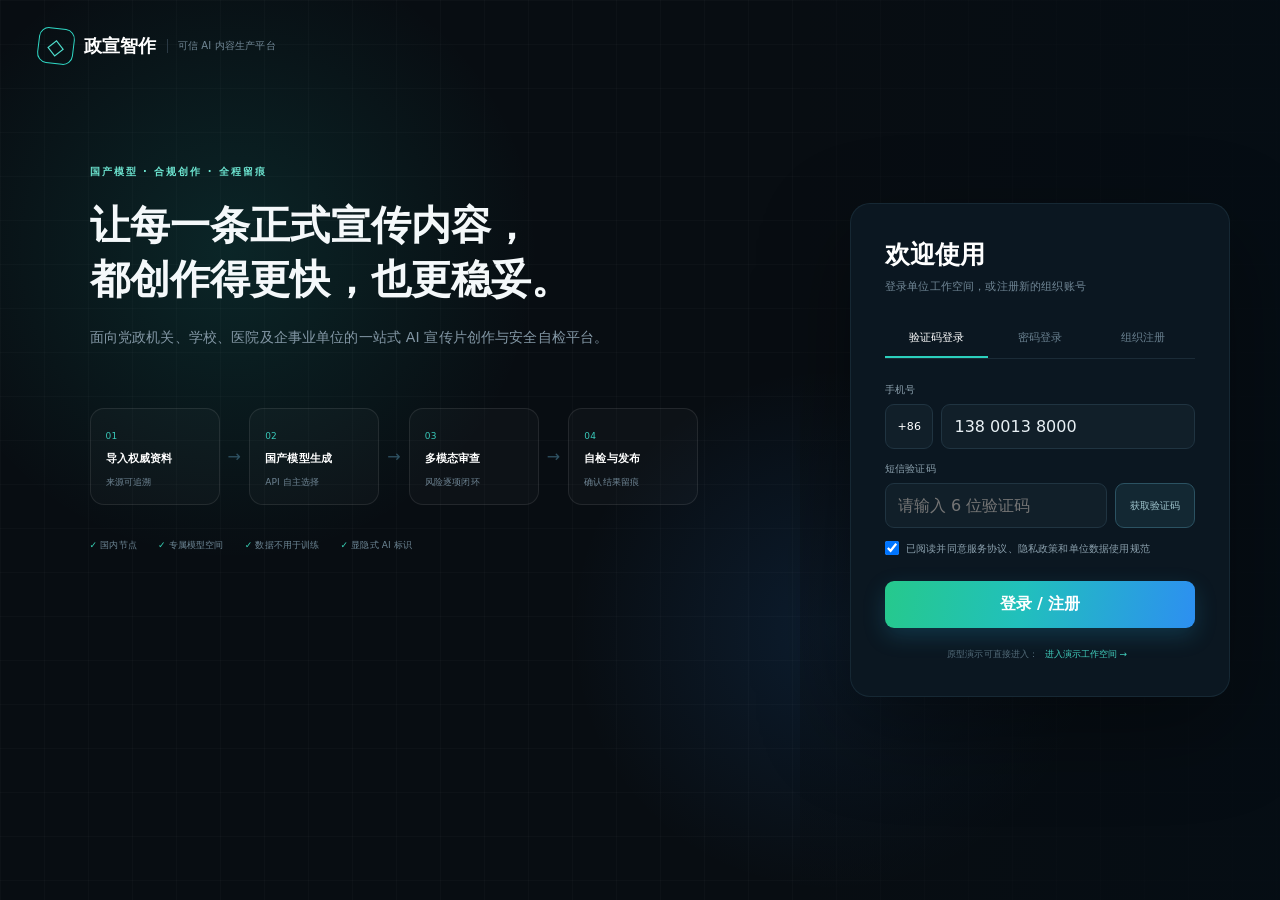
<file: outputs/政宣智作_高保真原型/index.html>
<!doctype html>
<html lang="zh-CN">
<head>
  <meta charset="utf-8">
  <meta name="viewport" content="width=device-width,initial-scale=1">
  <title>政宣智作 · 高保真产品原型</title>
  <style>
    :root{
      --nav:#102b46;--nav-2:#163a59;--blue:#1767c0;--blue-2:#eaf3ff;
      --cyan:#0a8791;--gold:#b4873b;--red:#c84b4b;--orange:#d97724;
      --green:#23856b;--ink:#182536;--muted:#697789;--line:#e1e7ee;
      --paper:#fff;--bg:#f3f6f9;--shadow:0 8px 24px rgba(25,50,76,.08);
      --r:10px;--r-sm:7px;
    }
    *{box-sizing:border-box}
    html,body{margin:0;height:100%;font-family:"Microsoft YaHei","PingFang SC",system-ui,sans-serif;color:var(--ink);background:var(--bg)}
    button,input,select,textarea{font:inherit}
    button{cursor:pointer}
    .app{height:100%;display:grid;grid-template-columns:224px minmax(960px,1fr);overflow:hidden}
    .sidebar{background:linear-gradient(180deg,var(--nav),#0d253b);color:#dbe8f3;display:flex;flex-direction:column;min-height:100vh;box-shadow:8px 0 24px rgba(11,36,57,.08);z-index:5}
    .brand{height:72px;display:flex;align-items:center;padding:0 20px;border-bottom:1px solid rgba(255,255,255,.1)}
    .brand-mark{width:35px;height:35px;border-radius:9px;background:linear-gradient(145deg,#3c8be1,#43b9be);display:grid;place-items:center;margin-right:11px;box-shadow:0 5px 14px rgba(0,0,0,.18)}
    .brand-mark:before{content:"";width:17px;height:19px;border:2px solid #fff;border-radius:3px;clip-path:polygon(0 0,100% 0,100% 75%,50% 100%,0 75%)}
    .brand h1{font-size:17px;margin:0;color:#fff;letter-spacing:1px}
    .brand small{display:block;color:#8eabc2;font-size:10px;margin-top:2px;letter-spacing:.7px}
    .nav-group{padding:14px 10px 0}
    .nav-label{font-size:10px;color:#7896ae;padding:8px 12px;text-transform:uppercase;letter-spacing:1.4px}
    .nav-item{height:42px;padding:0 12px;border-radius:7px;display:flex;align-items:center;gap:11px;color:#bbcedd;font-size:13px;margin:2px 0;transition:.18s;position:relative}
    .nav-item:hover{background:rgba(255,255,255,.065);color:#fff}
    .nav-item.active{background:linear-gradient(90deg,rgba(56,139,216,.26),rgba(39,153,166,.11));color:#fff}
    .nav-item.active:before{content:"";position:absolute;left:-10px;top:8px;bottom:8px;width:3px;border-radius:3px;background:#54b9d6}
    .nav-icon{width:21px;height:21px;display:grid;place-items:center;border:1px solid rgba(255,255,255,.16);border-radius:6px;font-size:11px;color:#a8c6dc}
    .nav-badge{margin-left:auto;min-width:19px;height:19px;padding:0 5px;border-radius:10px;background:#c2524b;color:#fff;display:grid;place-items:center;font-size:10px}
    .side-foot{margin-top:auto;padding:14px}
    .security-box{padding:12px;border:1px solid rgba(255,255,255,.1);border-radius:9px;background:rgba(255,255,255,.035)}
    .security-box strong{font-size:11px;color:#d5e5f0;display:flex;align-items:center;gap:6px}
    .security-box p{font-size:10px;line-height:1.6;color:#86a4ba;margin:7px 0 0}
    .main{height:100vh;display:flex;flex-direction:column;min-width:0}
    .topbar{height:64px;background:#fff;border-bottom:1px solid var(--line);display:flex;align-items:center;padding:0 24px;gap:16px;z-index:3}
    .crumb{font-size:13px;color:var(--muted);display:flex;align-items:center;gap:8px}
    .crumb strong{color:var(--ink);font-weight:600}
    .env-tag{font-size:10px;color:#2c725f;background:#e8f5f0;border:1px solid #cde9de;border-radius:4px;padding:3px 6px;margin-left:6px}
    .top-actions{margin-left:auto;display:flex;align-items:center;gap:10px}
    .top-icon{width:33px;height:33px;border:1px solid var(--line);background:#fff;border-radius:7px;display:grid;place-items:center;color:#65778a;position:relative}
    .top-icon .dot{position:absolute;right:6px;top:6px;width:6px;height:6px;background:#d65050;border-radius:50%;border:1px solid #fff}
    .user{display:flex;align-items:center;gap:9px;padding-left:7px}
    .avatar{width:33px;height:33px;border-radius:8px;background:linear-gradient(145deg,#d8e8f6,#b9d6eb);display:grid;place-items:center;color:#17476c;font-size:12px;font-weight:700}
    .user-name{font-size:12px;line-height:1.35}.user-name small{display:block;color:#8a96a3;font-size:10px}
    .workspace{flex:1;overflow:auto;padding:22px 24px 34px}
    .page{display:none;animation:fade .16s ease}.page.active{display:block}
    @keyframes fade{from{opacity:.35;transform:translateY(3px)}to{opacity:1;transform:none}}
    .page-title{display:flex;align-items:flex-start;margin-bottom:18px}
    .page-title h2{margin:0;font-size:21px;letter-spacing:.2px}
    .page-title p{font-size:12px;color:var(--muted);margin:6px 0 0}
    .page-title .actions{margin-left:auto;display:flex;gap:9px}
    .btn{border:1px solid var(--line);border-radius:7px;background:#fff;color:#34475a;padding:8px 13px;font-size:12px;display:inline-flex;align-items:center;gap:6px;justify-content:center;transition:.16s}
    .btn:hover{border-color:#aac1d8;background:#f8fbfd}
    .btn.primary{background:var(--blue);border-color:var(--blue);color:#fff;box-shadow:0 4px 10px rgba(23,103,192,.2)}
    .btn.primary:hover{background:#125cae}
    .btn.success{background:var(--green);border-color:var(--green);color:#fff}
    .btn.danger{color:#b43f3f;border-color:#e9caca;background:#fffafa}
    .btn.gold{background:#a77a32;border-color:#a77a32;color:#fff}
    .btn:disabled{opacity:.45;cursor:not-allowed;box-shadow:none}
    .btn.small{padding:6px 9px;font-size:11px}
    .card{background:var(--paper);border:1px solid var(--line);border-radius:var(--r);box-shadow:0 2px 5px rgba(22,50,78,.025)}
    .card-head{padding:15px 17px;border-bottom:1px solid var(--line);display:flex;align-items:center}
    .card-head h3{font-size:14px;margin:0}.card-head span{font-size:11px;color:var(--muted);margin-left:8px}.card-head .right{margin-left:auto}
    .card-body{padding:16px 17px}
    .grid{display:grid;gap:14px}
    .g4{grid-template-columns:repeat(4,1fr)}.g3{grid-template-columns:repeat(3,1fr)}.g2{grid-template-columns:repeat(2,1fr)}
    .metric{padding:16px 17px;position:relative;overflow:hidden}
    .metric:after{content:"";position:absolute;width:80px;height:80px;border-radius:50%;right:-23px;top:-28px;background:var(--blue-2)}
    .metric.red:after{background:#fbecec}.metric.green:after{background:#e8f4ef}.metric.gold:after{background:#f8f1e6}
    .metric .label{font-size:11px;color:var(--muted)}.metric .value{font-size:26px;font-weight:650;margin:8px 0 2px}.metric .sub{font-size:10px;color:#8b98a5}
    .metric .accent{color:var(--green)}.metric .warn{color:var(--red)}
    .dashboard-row{display:grid;grid-template-columns:minmax(0,1.65fr) minmax(300px,.8fr);gap:14px;margin-top:14px}
    .project-list{padding:0}
    .project-row{display:grid;grid-template-columns:38px minmax(220px,1.5fr) 125px 90px 130px 72px;align-items:center;gap:12px;padding:13px 17px;border-top:1px solid #edf0f4;font-size:11px}
    .project-row:first-child{border-top:0}
    .project-icon{width:36px;height:36px;border-radius:8px;background:#eaf3ff;color:#286dae;display:grid;place-items:center;font-weight:700}
    .project-name strong{font-size:12px;display:block;margin-bottom:4px}.project-name small{color:#8996a3}
    .progress{height:5px;border-radius:5px;background:#e9edf2;overflow:hidden;margin-top:6px}.progress i{display:block;height:100%;background:linear-gradient(90deg,#2776ca,#39a1b0);border-radius:5px}
    .status{display:inline-flex;align-items:center;gap:5px;font-size:10px;padding:4px 7px;border-radius:12px;background:#eef3f7;color:#5a6b7b;white-space:nowrap}
    .status:before{content:"";width:5px;height:5px;border-radius:50%;background:#7b8c9b}
    .status.review{background:#fff4e9;color:#a56228}.status.review:before{background:#dd8737}
    .status.ok{background:#eaf6f1;color:#2b7660}.status.ok:before{background:#2f9376}
    .status.risk{background:#fceeee;color:#a94646}.status.risk:before{background:#cf5353}
    .risk-chart{height:142px;display:flex;align-items:flex-end;gap:14px;padding-top:12px;border-bottom:1px solid #e7ebef}
    .bar-wrap{flex:1;text-align:center;font-size:9px;color:#8a98a6}.bar{width:100%;max-width:26px;margin:0 auto 7px;border-radius:4px 4px 0 0;background:#7aaadb;position:relative}.bar.red{background:#d66b63}.bar.orange{background:#dda05e}
    .task-list{margin-top:14px}
    .task{display:flex;align-items:center;padding:9px 0;border-bottom:1px dashed #e5e9ee;font-size:11px}.task:last-child{border:0}.task b{font-size:10px;margin-right:8px;color:#fff;background:#d87d31;border-radius:4px;padding:3px 5px}.task small{color:#8b98a5;margin-left:auto}
    .creation-todo{display:flex;align-items:center;gap:9px;padding:11px 0;border-bottom:1px solid #edf0f3}.creation-todo>i{width:24px;height:24px;border-radius:7px;background:#e8f4f5;color:#237d84;display:grid;place-items:center;font-style:normal;font-size:8px}.creation-todo b,.creation-todo span{display:block}.creation-todo b{font-size:10px}.creation-todo span{font-size:8px;color:#84919c;margin-top:3px}.creation-todo button{margin-left:auto;border:0;background:transparent;color:#267db5;font-size:8px}.creation-capacity{padding-top:12px}.creation-capacity span,.creation-capacity b{display:block}.creation-capacity span{font-size:8px;color:#86939d}.creation-capacity b{font-size:9px;margin:5px 0}
    .template-row{display:grid;grid-template-columns:repeat(4,1fr);gap:12px;margin-top:14px}
    .template{height:112px;padding:14px;border-radius:9px;position:relative;overflow:hidden;color:#fff;cursor:pointer;box-shadow:var(--shadow);background:linear-gradient(135deg,#184b78,#3f8cbb)}
    .template:nth-child(2){background:linear-gradient(135deg,#176b67,#50a99a)}.template:nth-child(3){background:linear-gradient(135deg,#6e4a2b,#bd8b4a)}.template:nth-child(4){background:linear-gradient(135deg,#493f78,#8175b7)}
    .template:after{content:"";position:absolute;width:90px;height:90px;border:18px solid rgba(255,255,255,.08);border-radius:50%;right:-30px;bottom:-38px}
    .template small{font-size:9px;opacity:.75}.template h4{font-size:14px;margin:17px 0 5px}.template p{font-size:10px;margin:0;opacity:.8}
    .steps{display:flex;margin-bottom:18px;background:#fff;border:1px solid var(--line);border-radius:9px;padding:13px 18px}
    .step{flex:1;display:flex;align-items:center;position:relative;color:#83909c;font-size:11px}.step:not(:last-child):after{content:"";height:1px;background:#dfe6ed;position:absolute;left:43px;right:16px;top:15px}
    .step-num{width:30px;height:30px;border-radius:50%;border:1px solid #ccd7e1;display:grid;place-items:center;background:#fff;margin-right:9px;z-index:1;font-weight:600}
    .step.active{color:var(--blue)}.step.active .step-num{color:#fff;background:var(--blue);border-color:var(--blue)}.step.done{color:#2e8067}.step.done .step-num{color:#fff;background:#2e8a6c;border-color:#2e8a6c}
    .wizard-layout{display:grid;grid-template-columns:minmax(0,1fr) 294px;gap:14px}
    .template-picker{display:grid;grid-template-columns:repeat(3,1fr);gap:12px}
    .pick-card{border:1px solid var(--line);border-radius:9px;padding:14px;min-height:118px;cursor:pointer;transition:.18s;position:relative}
    .pick-card:hover,.pick-card.selected{border-color:#4b93d4;box-shadow:0 0 0 2px rgba(54,132,203,.1)}
    .pick-card.selected:after{content:"✓";position:absolute;right:10px;top:9px;width:19px;height:19px;border-radius:50%;background:var(--blue);color:#fff;display:grid;place-items:center;font-size:11px}
    .pick-icon{width:34px;height:34px;border-radius:8px;background:#eaf3ff;color:#246ab0;display:grid;place-items:center;font-weight:700}.pick-card h4{font-size:13px;margin:11px 0 5px}.pick-card p{font-size:10px;color:var(--muted);line-height:1.5;margin:0}
    .form-grid{display:grid;grid-template-columns:1fr 1fr;gap:14px}.field label{display:block;font-size:11px;color:#5e6c7b;margin-bottom:7px}.field input,.field select,.field textarea{width:100%;border:1px solid #dbe3ea;border-radius:7px;background:#fff;padding:9px 10px;font-size:11px;color:#253647;outline:0}.field input:focus,.field select:focus,.field textarea:focus{border-color:#5897d2;box-shadow:0 0 0 2px #e7f2fc}.field textarea{min-height:94px;resize:vertical}.field.full{grid-column:1/-1}
    .check-row{display:flex;align-items:flex-start;gap:9px;padding:11px;border:1px solid #e2e8ee;border-radius:7px;margin-bottom:9px;font-size:11px}.check-row input{margin-top:2px}.check-row strong{display:block;margin-bottom:3px}.check-row small{color:#8693a0;line-height:1.45}
    .compliance-card{background:linear-gradient(155deg,#153b5a,#1c526a);color:#fff;border:0;overflow:hidden;position:sticky;top:0}.compliance-card:after{content:"";position:absolute;width:160px;height:160px;border:30px solid rgba(255,255,255,.04);border-radius:50%;right:-80px;top:-70px}
    .compliance-card h3{font-size:14px;margin:0}.compliance-level{display:flex;align-items:center;gap:10px;margin:16px 0;padding:11px;background:rgba(255,255,255,.08);border:1px solid rgba(255,255,255,.12);border-radius:8px}.level{width:38px;height:38px;border-radius:9px;background:#d9a858;display:grid;place-items:center;font-size:15px;font-weight:700}.compliance-card ul{padding-left:17px;margin:0;color:#c3d6e2;font-size:10px;line-height:2}.compliance-card .note{margin-top:14px;padding-top:12px;border-top:1px solid rgba(255,255,255,.12);font-size:9px;color:#8fb0c3;line-height:1.55}
    .wizard-actions{display:flex;justify-content:space-between;margin-top:14px}
    .project-shell{display:grid;grid-template-columns:195px minmax(0,1fr);gap:14px}
    .project-side{padding:14px;height:max-content;position:sticky;top:0}
    .project-side h3{font-size:13px;margin:0 0 4px}.project-side>small{font-size:9px;color:#84919e}
    .project-status{margin:13px 0;padding:9px;border-radius:7px;background:#eef6fc;font-size:10px;color:#376889}
    .project-menu{margin-top:8px}.project-menu a{display:flex;align-items:center;gap:8px;padding:9px;border-radius:6px;font-size:11px;color:#627181;text-decoration:none;margin:2px 0}.project-menu a.active{background:#eaf3ff;color:#2367a7;font-weight:600}.project-menu a.done:after{content:"✓";margin-left:auto;color:#278063}
    .source-toolbar{display:flex;gap:8px;margin-bottom:12px}.search{flex:1;position:relative}.search input{width:100%;height:34px;border:1px solid var(--line);border-radius:7px;padding:0 11px 0 31px;font-size:11px}.search:before{content:"⌕";position:absolute;left:11px;top:7px;color:#7f8c99}
    .source-table{width:100%;border-collapse:collapse;font-size:10px}.source-table th{text-align:left;background:#f7f9fb;color:#768391;font-weight:500;padding:9px 11px;border-bottom:1px solid var(--line)}.source-table td{padding:11px;border-bottom:1px solid #edf1f4}.file-cell{display:flex;align-items:center;gap:9px}.file-icon{width:29px;height:32px;border-radius:5px;background:#e9f1f8;color:#2a6ea9;display:grid;place-items:center;font-size:9px;font-weight:700}.file-cell strong{font-size:11px;display:block}.file-cell small{font-size:9px;color:#8a96a1}
    .source-stats{display:grid;grid-template-columns:repeat(3,1fr);gap:10px;margin-bottom:12px}.mini-stat{border:1px solid var(--line);border-radius:8px;padding:11px}.mini-stat span{font-size:9px;color:#82909d}.mini-stat b{display:block;font-size:18px;margin-top:5px}
    .workbench{display:grid;grid-template-columns:220px minmax(430px,1fr) 245px;height:calc(100vh - 151px);min-height:600px;border:1px solid var(--line);border-radius:10px;overflow:hidden;background:#fff}
    .pane{min-width:0;overflow:auto}.pane+.pane{border-left:1px solid var(--line)}.pane-head{height:48px;padding:0 13px;display:flex;align-items:center;border-bottom:1px solid var(--line);position:sticky;top:0;background:#fff;z-index:2}.pane-head h3{font-size:12px;margin:0}.pane-head small{font-size:9px;color:#8492a0;margin-left:7px}.pane-body{padding:12px}
    .source-item{padding:10px;border:1px solid #e3e9ee;border-radius:7px;margin-bottom:8px;cursor:pointer}.source-item.active{border-color:#72a7d7;background:#f1f7fc}.source-item strong{font-size:10px;display:block;margin-bottom:5px}.source-item p{font-size:9px;color:#80909f;line-height:1.5;margin:0}.source-item .ref{display:inline-block;margin-top:6px;color:#2d74b6;background:#e7f1fa;padding:2px 5px;border-radius:4px;font-size:8px}
    .script-meta{display:flex;align-items:center;gap:7px;margin-bottom:14px}.script-meta input{font-size:18px;font-weight:650;border:0;outline:0;flex:1;min-width:0}.script-body{font-size:12px;line-height:2;color:#314254}.scene{padding:12px 8px;border-top:1px dashed #e2e7ec;position:relative}.scene:first-of-type{border-top:0}.scene-label{font-size:9px;color:#2a70ae;background:#eaf3fb;border-radius:4px;padding:3px 5px;margin-right:5px}.cite{color:#1d6db3;border-bottom:1px dashed #3a82bf;cursor:pointer}.unverified{background:#fff0dc;color:#a45e20;border-bottom:1px dashed #d28742;padding:1px 2px;cursor:pointer}.locked:after{content:"已锁定";position:absolute;right:6px;top:10px;color:#3c7c69;font-size:8px;background:#e9f5f0;padding:2px 5px;border-radius:4px}.script-tools{display:flex;gap:6px;flex-wrap:wrap;padding:9px 12px;background:#f7f9fb;border-bottom:1px solid var(--line)}
    .risk-card{padding:10px;border:1px solid #ead9c5;border-left:3px solid #dc8b38;border-radius:6px;margin-bottom:9px;background:#fffaf4}.risk-card.red{border-color:#efd3d3;border-left-color:#ce5151;background:#fff8f8}.risk-card.green{border-color:#cfe8dd;border-left-color:#37876d;background:#f8fcfa}.risk-card h4{font-size:10px;margin:0 0 5px}.risk-card p{font-size:9px;line-height:1.55;color:#727e89;margin:0}.risk-card .risk-actions{display:flex;gap:5px;margin-top:8px}
    .story-layout{display:grid;grid-template-columns:185px minmax(580px,1fr) 250px;height:calc(100vh - 151px);min-height:600px;border:1px solid var(--line);border-radius:10px;overflow:hidden;background:#fff}
    .script-seg{border-left:2px solid #d9e2ea;padding:8px 9px;margin-bottom:9px;font-size:9px;line-height:1.55;color:#71808e;cursor:pointer}.script-seg.active{border-color:#2978be;color:#2f4b61;background:#f2f7fb}.script-seg b{display:block;color:#34485b;margin-bottom:3px}
    .shot-grid{display:grid;grid-template-columns:repeat(2,minmax(240px,1fr));gap:11px}.shot{border:1px solid var(--line);border-radius:8px;overflow:hidden;cursor:pointer;background:#fff;transition:.16s}.shot.active{border-color:#4a91cf;box-shadow:0 0 0 2px rgba(47,126,196,.1)}.shot-image{height:126px;position:relative;overflow:hidden;background:#dfeaf3}.shot-image .duration{position:absolute;right:7px;bottom:7px;background:rgba(12,31,48,.75);color:#fff;border-radius:4px;padding:3px 5px;font-size:8px}.shot-image .shot-no{position:absolute;left:7px;top:7px;background:#fff;color:#2d536f;border-radius:4px;padding:3px 5px;font-size:8px;font-weight:600}
    .scene-art{position:absolute;inset:0;background:linear-gradient(160deg,#d9ecf4 0 55%,#c4d4dc 55%)}.scene-art:before{content:"";position:absolute;left:11%;bottom:23%;width:34%;height:54%;background:#edf5f8;border:5px solid #9cb5c2;border-bottom:0;clip-path:polygon(0 22%,50% 0,100% 22%,100% 100%,0 100%)}.scene-art:after{content:"十";position:absolute;left:22%;bottom:42%;font-weight:800;font-size:29px;color:#be5454}
    .scene-art.doctor{background:linear-gradient(150deg,#d9e9ef,#f6f8f7 63%,#cad8dc 63%)}.scene-art.doctor:before{left:43%;bottom:10%;width:38px;height:72px;border:0;border-radius:22px 22px 8px 8px;background:#eaf4f6;box-shadow:0 -24px 0 -4px #e0b391,0 -33px 0 -2px #4a6675}.scene-art.doctor:after{content:"";left:20%;bottom:12%;width:55px;height:76px;background:#82a7b5;border-radius:4px;transform:skew(-4deg);opacity:.65}
    .scene-art.hand{background:linear-gradient(160deg,#d1e9e4,#f5f4eb 65%,#9fc6c0 65%)}.scene-art.hand:before{left:35%;bottom:10%;width:75px;height:65px;border:0;border-radius:45% 45% 20% 20%;background:#deb08f;transform:rotate(-10deg);box-shadow:30px -18px 0 -17px #eff8fb}.scene-art.hand:after{content:"";left:50%;top:16%;width:16px;height:25px;background:#8bcbd3;border-radius:50% 50% 55% 55%;box-shadow:-21px 9px 0 -5px #7ebdc7,21px 9px 0 -5px #7ebdc7}
    .scene-art.window{background:linear-gradient(#a8d5e6 0 58%,#e4eee9 58%)}.scene-art.window:before{left:11%;bottom:19%;width:42%;height:63%;border:5px solid #e8f3f5;background:linear-gradient(90deg,transparent 47%,#e8f3f5 47% 53%,transparent 53%),linear-gradient(transparent 47%,#e8f3f5 47% 53%,transparent 53%);clip-path:none}.scene-art.window:after{content:"";left:69%;bottom:12%;width:36px;height:73px;background:#e9f3f4;border-radius:18px 18px 6px 6px;box-shadow:0 -23px 0 -5px #dab091}
    .shot-info{padding:9px}.shot-info strong{font-size:10px;display:block}.shot-info p{font-size:9px;color:#82909c;margin:5px 0 7px;white-space:nowrap;overflow:hidden;text-overflow:ellipsis}.shot-tags{display:flex;gap:5px}.tag{font-size:8px;color:#597084;background:#eef3f7;border-radius:4px;padding:3px 5px}.tag.ai{color:#276a9e;background:#e6f2fb}.tag.safe{color:#2f795f;background:#e9f5f0}.tag.warn{color:#9a5c25;background:#fff1df}
    .control-section{padding:11px 0;border-bottom:1px dashed #e1e7ec}.control-section:first-child{padding-top:0}.control-section h4{font-size:10px;margin:0 0 8px}.control-section p{font-size:9px;line-height:1.55;color:#758391;margin:0}.model-option{padding:8px;border:1px solid #e0e7ed;border-radius:6px;margin-bottom:6px;font-size:9px;display:flex;align-items:center;cursor:pointer}.model-option.selected{border-color:#4a93d0;background:#f1f7fc}.model-option b{font-size:10px}.model-option span{margin-left:auto;color:#7e8c98}.generation-state{padding:9px;background:#eef7f4;border-radius:6px;color:#31725f;font-size:9px;line-height:1.5}
    .editor-layout{display:grid;grid-template-columns:minmax(620px,1fr) 272px;gap:14px}
    .assembly-banner{display:flex;align-items:center;justify-content:space-between;border:1px solid #cbe5dd;background:#f4fbf8;border-radius:11px;padding:11px 14px;margin-bottom:12px}.assembly-banner>div{display:flex;align-items:center;gap:9px}.assembly-banner i{width:26px;height:26px;border-radius:50%;background:#2e987c;color:#fff;display:grid;place-items:center;font-style:normal}.assembly-banner b,.assembly-banner small{display:block}.assembly-banner b{font-size:10px;color:#2a6656}.assembly-banner small{font-size:8px;color:#758a82;margin-top:3px}.assembly-banner button{border:0;background:transparent;color:#267aaf;font-size:8px}
    .preview{aspect-ratio:16/9;background:#142536;border-radius:9px;overflow:hidden;position:relative;display:flex;align-items:center;justify-content:center}.preview .scene-art{inset:9%;border-radius:3px}.preview-overlay{position:absolute;inset:0;display:flex;flex-direction:column;justify-content:flex-end;align-items:center;padding:22px;background:linear-gradient(transparent 55%,rgba(3,13,22,.72))}.subtitle{color:#fff;font-size:15px;text-shadow:0 2px 5px #000;padding:5px 12px;border-radius:3px}.preview-meta{position:absolute;left:12px;top:12px;color:#fff;background:rgba(0,0,0,.45);border-radius:4px;padding:4px 7px;font-size:9px}.play{position:absolute;width:52px;height:52px;border:1px solid rgba(255,255,255,.65);background:rgba(0,0,0,.3);color:#fff;border-radius:50%;display:grid;place-items:center;font-size:19px;padding-left:3px}
    .timeline{margin-top:12px;background:#fff;border:1px solid var(--line);border-radius:9px;padding:12px;overflow:auto}.time-ruler{height:18px;border-bottom:1px solid #dfe5eb;font-size:8px;color:#8d99a5;display:flex;justify-content:space-between;position:relative}.playhead{position:absolute;left:31%;top:0;bottom:-115px;width:1px;background:#d74d4d;z-index:2}.playhead:before{content:"";position:absolute;top:-2px;left:-4px;border-left:4px solid transparent;border-right:4px solid transparent;border-top:6px solid #d74d4d}.track{height:36px;display:flex;gap:2px;align-items:center;margin-top:7px}.track-label{width:57px;font-size:9px;color:#73818f;flex:none}.clip{height:30px;border-radius:4px;background:#8bb6d5;border:1px solid #70a2c8;color:#fff;font-size:8px;padding:6px;white-space:nowrap;overflow:hidden}.clip.c2{background:#72aa9d;border-color:#58988a}.clip.c3{background:#b99b69;border-color:#a38553}.clip.audio{height:22px;background:repeating-linear-gradient(90deg,#8198b0 0 2px,#a8b7c4 2px 4px);border-color:#768b9e}.clip.sub{height:20px;background:#645f8f;border-color:#544e80}
    .settings-list .setting{padding:11px 0;border-bottom:1px solid #edf0f3}.setting label{font-size:10px;display:flex;justify-content:space-between;margin-bottom:7px}.setting select,.setting input[type="text"]{width:100%;border:1px solid #dfe6ec;border-radius:6px;padding:7px;font-size:10px}.setting input[type=range]{width:100%}.export-summary{padding:10px;background:#f1f6fa;border-radius:7px;font-size:9px;line-height:1.8;color:#5e7183}
    .review-layout{display:grid;grid-template-columns:235px minmax(500px,1fr) 300px;gap:14px;height:calc(100vh - 151px);min-height:610px}.review-filters,.review-detail{overflow:auto}.risk-filter{padding:10px 11px;border-bottom:1px solid #edf0f3;display:flex;align-items:center;font-size:10px;cursor:pointer}.risk-filter.active{background:#eef5fb;color:#236aa8}.risk-filter span{margin-left:auto;background:#edf1f4;border-radius:10px;padding:2px 6px;font-size:9px}.risk-filter .red-count{background:#f9e5e5;color:#b44747}
    .finding{padding:13px;border-bottom:1px solid #e8edf1;cursor:pointer;display:grid;grid-template-columns:34px 1fr 76px;gap:10px}.finding.active{background:#f5f9fc}.sev{width:30px;height:30px;border-radius:7px;display:grid;place-items:center;background:#fff0de;color:#ad662a;font-size:9px;font-weight:700}.sev.r3{background:#fbe6e6;color:#b44444}.sev.r1{background:#eaf4f0;color:#377864}.finding h4{font-size:11px;margin:0 0 5px}.finding p{font-size:9px;line-height:1.5;color:#798694;margin:0}.finding time{font-size:9px;color:#698091;text-align:right}.finding time b{display:block;color:#2b6eaa;margin-bottom:4px}
    .evidence-frame{height:156px;border-radius:7px;overflow:hidden;position:relative;margin-bottom:11px}.evidence-frame .scene-art{inset:0}.mark-box{position:absolute;left:58%;top:22%;width:28%;height:48%;border:2px solid #da4b4b}.mark-box:after{content:"疑似不规范文字";position:absolute;left:-2px;top:-19px;background:#d94f4f;color:#fff;padding:3px 5px;font-size:8px;white-space:nowrap}.rule-box{padding:10px;background:#f5f7f9;border-radius:6px;font-size:9px;line-height:1.65;color:#607181}.compare{display:grid;grid-template-columns:1fr 1fr;gap:7px;margin:10px 0}.compare div{border:1px solid var(--line);border-radius:6px;padding:8px;font-size:9px;line-height:1.55}.compare b{display:block;margin-bottom:5px}.compare .before{background:#fff8f8}.compare .after{background:#f7fcf9}.decision textarea{width:100%;border:1px solid var(--line);border-radius:6px;padding:8px;font-size:9px;min-height:60px;resize:none;margin:8px 0}
    .approval-layout{display:grid;grid-template-columns:minmax(560px,1.4fr) 360px;gap:14px}.approval-video{aspect-ratio:16/9;background:#102131;border-radius:9px;overflow:hidden;position:relative}.approval-video .scene-art{inset:7%;border-radius:3px}.approval-video:after{content:"内部送审版 · 禁止外传";position:absolute;left:50%;top:48%;transform:translate(-50%,-50%) rotate(-16deg);color:rgba(255,255,255,.28);font-size:24px;white-space:nowrap;border:2px solid rgba(255,255,255,.18);padding:9px 18px}.approval-sub{position:absolute;bottom:20px;left:0;right:0;text-align:center;color:#fff;font-size:14px;text-shadow:0 2px 5px #000;z-index:2}
    .approval-timeline{display:flex;gap:4px;height:37px;margin-top:10px}.approval-timeline div{position:relative;flex:1;border-radius:4px;background:#82aac6}.approval-timeline div:nth-child(2n){background:#72a99e}.approval-timeline .risk-mark:after{content:"";position:absolute;top:-5px;left:50%;width:7px;height:7px;border-radius:50%;background:#d75a50;border:2px solid #fff;box-shadow:0 1px 3px rgba(0,0,0,.25)}
    .checklist{display:grid;grid-template-columns:repeat(3,1fr);gap:9px;margin-top:12px}.check-item{padding:10px;border:1px solid var(--line);border-radius:7px;font-size:9px}.check-item b{font-size:10px;display:block;margin-bottom:4px}.check-item.ok{border-color:#cae3d9;background:#f7fcfa}.check-item.ok b{color:#2d795f}.check-item.warn{border-color:#ead8bf;background:#fffaf2}.check-item.warn b{color:#9c652b}
    .approval-chain{position:relative;padding-left:21px}.approval-chain:before{content:"";position:absolute;left:7px;top:9px;bottom:13px;width:1px;background:#dce4ea}.approval-node{position:relative;padding-bottom:17px}.approval-node:before{content:"";position:absolute;left:-18px;top:3px;width:9px;height:9px;border-radius:50%;background:#fff;border:2px solid #a7b6c3}.approval-node.done:before{background:#34836a;border-color:#34836a;box-shadow:0 0 0 3px #e6f3ee}.approval-node.current:before{background:#d68b39;border-color:#d68b39;box-shadow:0 0 0 3px #fff0dd}.approval-node strong{font-size:10px;display:block}.approval-node p{font-size:9px;color:#7b8996;margin:4px 0}.approval-node time{font-size:8px;color:#a0aab4}.approval-node .person{float:right;color:#536a7e}
    .evidence-list{margin-top:10px}.evidence-row{display:flex;align-items:center;padding:8px 0;border-bottom:1px solid #edf0f3;font-size:9px}.evidence-row span{margin-left:auto;color:#327860}.export-box{margin-top:12px;padding:12px;background:linear-gradient(135deg,#edf5fb,#f5f8fa);border:1px solid #dbe7f0;border-radius:8px}.export-box p{font-size:9px;color:#6b7c8b;line-height:1.6;margin:0 0 9px}.export-box .btn{width:100%}
    .toast{position:fixed;right:25px;bottom:25px;background:#173a55;color:#fff;border-radius:8px;padding:11px 15px;font-size:11px;box-shadow:0 10px 30px rgba(11,36,57,.24);transform:translateY(20px);opacity:0;pointer-events:none;transition:.25s;z-index:20}.toast.show{transform:none;opacity:1}.toast:before{content:"✓";display:inline-grid;place-items:center;width:18px;height:18px;background:#399176;border-radius:50%;margin-right:8px}
    .modal-mask{position:fixed;inset:0;background:rgba(10,29,45,.48);z-index:15;display:none;align-items:center;justify-content:center}.modal-mask.show{display:flex}.modal{width:460px;background:#fff;border-radius:11px;box-shadow:0 24px 60px rgba(0,0,0,.25);overflow:hidden}.modal .modal-head{padding:16px 18px;border-bottom:1px solid var(--line);display:flex}.modal .modal-head h3{font-size:14px;margin:0}.modal .modal-body{padding:18px}.modal .modal-foot{padding:12px 18px;border-top:1px solid var(--line);display:flex;justify-content:flex-end;gap:8px}.seal{width:62px;height:62px;border:3px double #b74646;color:#b74646;border-radius:50%;display:grid;place-items:center;text-align:center;font-size:10px;font-weight:700;transform:rotate(-10deg);margin:0 auto 12px}
    @media(max-width:1200px){.app{grid-template-columns:190px minmax(900px,1fr)}.sidebar .brand{padding-left:14px}.nav-item{font-size:12px}.g4{grid-template-columns:repeat(2,1fr)}.template-row{grid-template-columns:repeat(2,1fr)}}

    /* V2 visual system — inspired by AI creation workspaces, adapted for institutional use */
    :root{--nav:#071019;--nav-2:#0d1924;--blue:#288ff0;--cyan:#20c7b5;--ink:#111a25;--muted:#74808d;--line:#e7eaf0;--bg:#f5f6f8;--r:16px;--shadow:0 14px 40px rgba(18,31,44,.08)}
    body{letter-spacing:.01em}
    .app{grid-template-columns:236px minmax(980px,1fr)}
    .app.auth-locked{display:none}
    .sidebar{background:linear-gradient(180deg,#061019,#0b1722 65%,#0a1b29);box-shadow:none;border-right:1px solid rgba(255,255,255,.06)}
    .brand{height:76px;border-bottom:0;padding:0 22px}.brand-mark{background:linear-gradient(135deg,#24c5ba,#2a8df0);box-shadow:0 0 24px rgba(35,196,188,.25);transform:rotate(5deg)}.brand h1{font-size:18px}.brand small{color:#7592a7}
    .nav-group{padding:11px 12px 0}.nav-label{color:#516779;font-size:9px;padding-left:11px}.nav-item{height:44px;border-radius:10px;color:#9fb0bd}.nav-item.active{background:linear-gradient(90deg,rgba(34,198,183,.17),rgba(43,142,240,.13));box-shadow:inset 0 0 0 1px rgba(57,181,210,.08)}.nav-item.active:before{left:-12px;background:linear-gradient(#25ceb8,#318ff0);width:3px}.nav-icon{border:0;background:rgba(255,255,255,.055);color:#9ab1c2}
    .security-box{border-color:rgba(50,190,190,.16);background:linear-gradient(135deg,rgba(39,184,175,.08),rgba(44,131,213,.06))}
    .topbar{height:70px;border:0;background:rgba(255,255,255,.9);backdrop-filter:blur(14px);box-shadow:0 1px 0 var(--line);padding:0 28px}.workspace{padding:26px 28px 40px;background:radial-gradient(circle at 78% -20%,rgba(46,146,237,.06),transparent 30%),var(--bg)}
    .card{border-color:rgba(222,226,233,.9);border-radius:16px;box-shadow:0 8px 28px rgba(14,30,44,.045)}.card-head{padding:17px 19px}.card-body{padding:18px 19px}
    .btn{border-radius:9px;padding:9px 14px;font-weight:550}.btn.primary,.auth-submit{border:0;background:linear-gradient(100deg,#26c98c,#21c0bc 44%,#2d8ff1);box-shadow:0 8px 22px rgba(38,160,204,.22)}.btn.primary:hover{background:linear-gradient(100deg,#20b983,#1db2ad 44%,#2783df)}
    .page-title h2{font-size:23px}.metric{min-height:116px;border:0;box-shadow:0 9px 26px rgba(15,32,47,.055)}.metric .value{font-size:30px}.metric:after{width:110px;height:110px;right:-37px;top:-47px;opacity:.8}
    .model-quick{display:flex;flex-direction:column;align-items:flex-start;border:1px solid var(--line);border-radius:10px;background:#fafbfc;padding:7px 11px;line-height:1.25}.model-quick span{font-size:8px;color:#8b96a1}.model-quick b{font-size:9px;color:#42576a;white-space:nowrap}.chev{color:#7b8994;font-size:10px}.user{cursor:pointer;border-radius:10px;padding:6px 8px}.user:hover{background:#f3f5f7}
    .creator-hero{min-height:284px;border-radius:22px;padding:32px 38px;margin-bottom:20px;color:#fff;display:grid;grid-template-columns:1.12fr .88fr;overflow:hidden;position:relative;background:radial-gradient(circle at 72% 48%,rgba(38,220,187,.16),transparent 24%),radial-gradient(circle at 92% 0,rgba(44,143,240,.23),transparent 31%),linear-gradient(135deg,#07131e,#0b1d2a 52%,#0a1925);box-shadow:0 18px 50px rgba(6,20,31,.16)}
    .creator-hero:before{content:"";position:absolute;inset:0;background-image:linear-gradient(rgba(255,255,255,.025) 1px,transparent 1px),linear-gradient(90deg,rgba(255,255,255,.025) 1px,transparent 1px);background-size:34px 34px;mask-image:linear-gradient(90deg,transparent,black)}
    .hero-copy,.flow-orbit{position:relative;z-index:1}.eyebrow{display:inline-flex;color:#6ce3cf;font-size:10px;letter-spacing:2px;font-weight:700}.hero-copy h2{font-size:29px;line-height:1.42;margin:14px 0 10px;letter-spacing:.5px}.hero-copy p{font-size:12px;color:#9eb3c2;line-height:1.8;margin:0;max-width:560px}.hero-actions{display:flex;gap:10px;margin-top:23px}.btn.glow{background:linear-gradient(100deg,#29d58e,#1cc2c2,#308ff2);border:0;color:#fff;box-shadow:0 10px 28px rgba(36,194,177,.25);padding:11px 19px}.btn.ghost{background:rgba(255,255,255,.04);border-color:rgba(255,255,255,.18);color:#dbe8ef;padding:11px 19px}
    .flow-orbit{min-height:220px}.flow-main{position:absolute;left:50%;top:50%;width:188px;height:116px;transform:translate(-50%,-50%);border:1px solid rgba(67,215,206,.3);border-radius:18px;background:linear-gradient(145deg,rgba(27,55,72,.94),rgba(9,31,43,.9));display:flex;flex-direction:column;justify-content:center;padding:18px;box-shadow:0 0 40px rgba(35,196,188,.1)}.flow-main span{font-size:9px;color:#69daca}.flow-main b{font-size:13px;line-height:1.45;margin:7px 0}.flow-main small{font-size:9px;color:#8ca5b5}.flow-node{position:absolute;width:102px;padding:10px 11px;border-radius:12px;background:rgba(255,255,255,.055);border:1px solid rgba(255,255,255,.1);font-size:9px;color:#809baa;line-height:1.45}.flow-node b{font-size:11px;color:#e4f2f5}.flow-node:after{content:"";position:absolute;border-top:1px dashed rgba(77,194,198,.35);width:48px}.flow-node.n1{left:2%;top:16%}.flow-node.n1:after{right:-48px;top:50%;transform:rotate(18deg)}.flow-node.n2{right:1%;top:13%}.flow-node.n2:after{left:-48px;top:60%;transform:rotate(-20deg)}.flow-node.n3{left:0;bottom:10%}.flow-node.n3:after{right:-48px;top:24%;transform:rotate(-18deg)}.flow-node.n4{right:2%;bottom:8%}.flow-node.n4:after{left:-48px;top:30%;transform:rotate(20deg)}
    .project-row{grid-template-columns:38px minmax(220px,1.5fr) 125px 90px 130px 72px}.template{border-radius:15px;box-shadow:0 12px 28px rgba(15,31,45,.12)}

    /* Authentication */
    .auth-screen{min-height:100vh;background:#080d12;color:#fff;display:grid;grid-template-columns:minmax(620px,1.25fr) minmax(430px,.75fr);position:relative;overflow:hidden}
    .auth-screen:before{content:"";position:absolute;inset:0;background:radial-gradient(circle at 18% 28%,rgba(30,203,184,.13),transparent 25%),radial-gradient(circle at 65% 70%,rgba(47,139,242,.13),transparent 25%),linear-gradient(rgba(255,255,255,.018) 1px,transparent 1px),linear-gradient(90deg,rgba(255,255,255,.018) 1px,transparent 1px);background-size:auto,auto,44px 44px,44px 44px}.auth-screen.hidden{display:none}.auth-brand{position:absolute;left:38px;top:28px;display:flex;align-items:center;gap:10px;z-index:2}.auth-logo{width:36px;height:36px;border:1px solid #2fd8c5;border-radius:10px;display:grid;place-items:center;color:#4fe0cf;transform:rotate(7deg);font-size:22px}.auth-brand strong{font-size:18px}.auth-brand span{font-size:10px;color:#718795;border-left:1px solid #2a3944;padding-left:10px}
    .auth-showcase{position:relative;z-index:1;padding:160px 7vw 80px}.auth-showcase h1{font-size:40px;line-height:1.35;margin:19px 0;color:#f4f8fa}.auth-showcase>p{font-size:14px;line-height:1.8;color:#8397a5;max-width:630px}.auth-flow{display:flex;align-items:center;margin-top:58px;max-width:760px}.auth-flow div{width:130px;padding:15px;border:1px solid rgba(255,255,255,.09);border-radius:14px;background:rgba(255,255,255,.025)}.auth-flow i{font-style:normal;color:#39c9ba;font-size:9px}.auth-flow b{display:block;font-size:11px;margin:8px 0 4px}.auth-flow span{font-size:9px;color:#6e8493}.auth-flow em{font-style:normal;color:#2f5263;margin:0 8px}.auth-proof{display:flex;gap:21px;margin-top:34px;color:#6e8796;font-size:9px}.auth-proof span:First-letter{color:#37cfb4}
    .auth-panel{display:flex;align-items:center;justify-content:center;padding:50px;position:relative;z-index:1;background:linear-gradient(90deg,rgba(8,13,18,.3),rgba(5,13,20,.9))}.auth-card{width:100%;max-width:490px;background:#0b1721;border:1px solid rgba(102,163,190,.12);border-radius:20px;padding:34px;box-shadow:0 30px 90px rgba(0,0,0,.35)}.auth-card-head h2{font-size:25px;margin:0}.auth-card-head p{font-size:11px;color:#708695;margin:8px 0 25px}.auth-tabs{display:flex;border-bottom:1px solid #1b2b37;margin-bottom:24px}.auth-tabs button{flex:1;background:transparent;border:0;color:#687f8e;padding:11px 5px;border-bottom:2px solid transparent;font-size:11px}.auth-tabs button.active{color:#fff;border-color:#2bd0bd}.auth-form{display:none}.auth-form.active{display:block}.auth-form>label,.auth-grid label{display:block;font-size:10px;color:#8ba0ad;margin:13px 0 7px}.auth-form input,.auth-form select{width:100%;height:45px;border:1px solid #203441;background:#111f29;color:#e8f0f4;border-radius:9px;padding:0 12px;outline:0}.auth-form input:focus{border-color:#2caea9}.phone-input,.code-input{display:flex;gap:8px}.phone-input span{width:60px;height:45px;border:1px solid #203441;border-radius:9px;background:#111f29;display:grid;place-items:center;font-size:11px}.code-input button{width:110px;border:1px solid #2b5262;border-radius:9px;background:#132833;color:#9fc4cd;font-size:10px}.agree{display:flex!important;align-items:flex-start;gap:7px;line-height:1.5}.agree input{width:14px!important;height:14px!important;margin:0}.auth-submit,.sso-submit{width:100%;height:47px;border-radius:9px;color:#fff;font-weight:650;margin-top:18px;cursor:pointer}.sso-submit{background:transparent;border:1px solid #294555;margin-top:9px;color:#a8c1cd}.auth-row{display:flex;justify-content:space-between;align-items:center}.auth-row a{font-size:10px;color:#38a7de}.auth-grid{display:grid;grid-template-columns:1.2fr .8fr;gap:9px}.demo-entry{text-align:center;color:#536b79;font-size:9px;margin-top:19px}.demo-entry button{border:0;background:transparent;color:#42cfbe;font-size:9px;cursor:pointer}
    .user-popover{display:none;position:fixed;right:25px;top:64px;width:225px;background:#fff;border:1px solid var(--line);border-radius:13px;box-shadow:0 18px 50px rgba(14,30,44,.16);z-index:30;padding:8px}.user-popover.show{display:block}.user-profile{display:flex;gap:9px;align-items:center;padding:9px 8px 13px;border-bottom:1px solid var(--line);margin-bottom:5px}.user-profile b{display:block;font-size:11px}.user-profile span{font-size:9px;color:#83909c}.user-popover>button{width:100%;text-align:left;border:0;background:transparent;border-radius:7px;padding:9px;font-size:10px;color:#566575}.user-popover>button:hover{background:#f3f6f8}.user-popover>button.logout{color:#b94b4b}

    /* Asset, template, knowledge and model pages */
    .hub-toolbar{display:flex;gap:9px;align-items:center;margin-bottom:15px}.hub-search{flex:1;max-width:430px;height:39px;border:1px solid var(--line);border-radius:10px;background:#fff;padding:0 13px}.hub-tabs{display:flex;gap:4px;background:#eceff3;padding:4px;border-radius:10px}.hub-tabs button{border:0;background:transparent;padding:7px 12px;border-radius:7px;color:#71808e;font-size:10px}.hub-tabs button.active{background:#fff;color:#1b2b3a;box-shadow:0 2px 7px rgba(18,31,44,.08)}
    .asset-layout,.knowledge-layout{display:grid;grid-template-columns:minmax(0,1fr) 315px;gap:15px}.asset-grid,.template-grid{display:grid;grid-template-columns:repeat(3,minmax(230px,1fr));gap:13px}.asset-card,.tpl-card{overflow:hidden;cursor:pointer;transition:.18s}.asset-card:hover,.tpl-card:hover{transform:translateY(-2px);box-shadow:0 16px 35px rgba(17,34,49,.1)}.asset-thumb{height:146px;position:relative;background:linear-gradient(145deg,#dceaf0,#edf3f4)}.asset-thumb.dark{background:linear-gradient(145deg,#182d3b,#39566a)}.asset-thumb.green{background:linear-gradient(145deg,#d8eee9,#9ec9be)}.asset-thumb.gold{background:linear-gradient(145deg,#f0e4d2,#c7a572)}.asset-thumb:before{content:"";position:absolute;width:38%;height:58%;left:29%;bottom:0;background:rgba(255,255,255,.52);border-radius:50% 50% 8px 8px}.asset-thumb.video:after{content:"▶";position:absolute;left:50%;top:50%;transform:translate(-50%,-50%);width:38px;height:38px;border-radius:50%;background:rgba(5,16,26,.65);color:#fff;display:grid;place-items:center;padding-left:2px}.asset-chip{position:absolute;left:9px;top:9px;background:rgba(8,20,30,.72);color:#fff;border-radius:5px;padding:4px 6px;font-size:8px}.asset-info{padding:12px 13px}.asset-info h4{font-size:11px;margin:0 0 6px}.asset-info p{font-size:9px;color:#7f8c98;margin:0 0 9px}.asset-meta{display:flex;justify-content:space-between;font-size:8px;color:#8895a0}.detail-panel{position:sticky;top:0;height:max-content}.detail-preview{height:178px;border-radius:10px;background:linear-gradient(145deg,#d8e8ed,#f1f5f5);position:relative;overflow:hidden}.detail-preview:before{content:"";position:absolute;width:74px;height:122px;left:50%;bottom:0;transform:translateX(-50%);background:#fff;border-radius:45% 45% 8px 8px;box-shadow:0 -35px 0 -14px #e1b08e}.meta-list{margin-top:10px}.meta-row{display:flex;justify-content:space-between;padding:9px 0;border-bottom:1px solid #edf0f3;font-size:9px}.meta-row span{color:#7f8c98}
    .tpl-cover{height:154px;padding:18px;color:#fff;position:relative;background:radial-gradient(circle at 80% 20%,rgba(42,221,189,.23),transparent 25%),linear-gradient(145deg,#0b1b27,#12394a)}.tpl-cover.blue{background:radial-gradient(circle at 80% 20%,rgba(53,151,246,.28),transparent 28%),linear-gradient(145deg,#101c34,#203f68)}.tpl-cover.gold{background:radial-gradient(circle at 80% 20%,rgba(242,185,88,.25),transparent 28%),linear-gradient(145deg,#211b14,#5d4327)}.tpl-cover.violet{background:radial-gradient(circle at 80% 20%,rgba(160,113,245,.28),transparent 28%),linear-gradient(145deg,#19162a,#443664)}.tpl-cover small{color:#6ed9cb;font-size:8px;letter-spacing:1px}.tpl-cover h3{font-size:17px;line-height:1.45;margin:35px 0 5px}.tpl-cover p{font-size:9px;color:#9db1bd}.tpl-info{padding:13px}.tpl-info>div{display:flex;justify-content:space-between;align-items:center}.tpl-info h4{font-size:11px;margin:0}.tpl-info p{font-size:9px;color:#7d8994;line-height:1.6}.tpl-info .btn{width:100%;margin-top:8px}
    .kb-shell{display:grid;grid-template-columns:220px minmax(450px,1fr) 300px;gap:0;min-height:670px;border:1px solid var(--line);border-radius:16px;background:#fff;overflow:hidden}.kb-col{min-width:0}.kb-col+.kb-col{border-left:1px solid var(--line)}.kb-head{padding:16px;border-bottom:1px solid var(--line);display:flex;align-items:center}.kb-head b{font-size:12px}.kb-head button{margin-left:auto}.kb-list{padding:10px}.kb-item{padding:11px;border-radius:9px;margin-bottom:4px;cursor:pointer}.kb-item.active{background:#edf7f6;color:#167c74}.kb-item b{font-size:10px;display:block}.kb-item span{font-size:8px;color:#85939f}.kb-doc{display:grid;grid-template-columns:35px 1fr 75px 65px;align-items:center;gap:9px;padding:12px 15px;border-bottom:1px solid #edf0f3;font-size:9px}.kb-doc:hover{background:#fafbfc}.kb-doc strong{font-size:10px;display:block}.kb-doc small{color:#87949f}.citation-box{margin:13px;border:1px solid var(--line);border-radius:10px;padding:12px;font-size:9px;line-height:1.7;color:#647585}.citation-box b{display:block;color:#2a4053;margin-bottom:6px}
    .model-summary{display:grid;grid-template-columns:repeat(3,1fr);gap:13px;margin-bottom:15px}.model-card{padding:18px;position:relative;overflow:hidden}.model-card:after{content:"";position:absolute;width:100px;height:100px;right:-35px;top:-40px;border-radius:50%;background:#e9f6f4}.model-card.image:after{background:#eaf2fc}.model-card.video:after{background:#f1ecfb}.model-type{font-size:9px;color:#778795}.model-card h3{font-size:15px;margin:9px 0 4px}.model-card p{font-size:9px;color:#83909c}.model-health{margin-top:13px;font-size:9px;color:#287b65}.api-layout{display:grid;grid-template-columns:minmax(620px,1fr) 320px;gap:15px}.api-group{padding:18px;border-bottom:1px solid var(--line)}.api-group:last-child{border-bottom:0}.api-group-head{display:flex;align-items:center;margin-bottom:14px}.api-group-head h3{font-size:13px;margin:0}.api-group-head span{margin-left:8px;font-size:9px;color:#83909b}.api-form{display:grid;grid-template-columns:1fr 1fr;gap:11px}.api-source{grid-column:1/-1;display:flex;gap:7px}.source-pill{flex:1;padding:10px;border:1px solid var(--line);border-radius:9px;cursor:pointer;font-size:9px}.source-pill.active{border-color:#34b4ad;background:#edf9f7;box-shadow:0 0 0 2px rgba(42,190,177,.08)}.source-pill b{display:block;font-size:10px;margin-bottom:4px}.source-pill span{color:#83919c}.api-field label{display:block;font-size:9px;color:#73818e;margin-bottom:6px}.api-field select,.api-field input{width:100%;height:37px;border:1px solid var(--line);border-radius:8px;padding:0 9px;background:#fff;font-size:10px}.key-row{display:flex;gap:6px}.key-row input{flex:1}.provider-list{padding:3px 0}.provider-row{display:flex;align-items:center;padding:11px 0;border-bottom:1px solid #edf0f3;font-size:9px}.provider-logo{width:30px;height:30px;border-radius:8px;background:#edf4fa;display:grid;place-items:center;color:#2974b7;margin-right:9px;font-weight:700}.provider-row strong{font-size:10px;display:block}.provider-row small{color:#84919c}.provider-row span{margin-left:auto}
    .runtime-model-picker{display:flex;align-items:center;gap:6px;margin-left:auto;padding-left:10px;border-left:1px solid var(--line)}.runtime-model-picker label{font-size:8px;color:#7d8b97}.runtime-model-picker select{height:29px;border:1px solid var(--line);border-radius:6px;background:#fff;padding:0 7px;font-size:9px}
    /* Infinite creation canvas */
    .canvas-page{margin:-26px -28px -40px;height:calc(100vh - 70px);background:#080c11;color:#dce7ed;display:grid;grid-template-rows:55px 1fr;overflow:hidden}.canvas-top{display:flex;align-items:center;padding:0 16px;border-bottom:1px solid #1a252d;background:#0b1117;gap:9px}.canvas-top h3{font-size:12px;margin:0 8px 0 0}.canvas-mode{display:flex;background:#111a22;border-radius:8px;padding:3px}.canvas-mode button{border:0;background:transparent;color:#6f8492;padding:7px 12px;border-radius:6px;font-size:9px}.canvas-mode button.active{background:#1c2b36;color:#e9f5f7}.canvas-top .canvas-actions{margin-left:auto;display:flex;gap:7px}.dark-btn{border:1px solid #263743;background:#111b23;color:#a9bdc8;border-radius:7px;padding:7px 10px;font-size:9px}.dark-btn.primary{border-color:#25b8aa;background:linear-gradient(100deg,#1cae91,#2589d8);color:#fff}.canvas-shell{display:grid;grid-template-columns:210px minmax(650px,1fr) 300px;min-height:0}.node-library{background:#0c131a;border-right:1px solid #1b2730;overflow:auto}.node-search{margin:11px;width:calc(100% - 22px);height:32px;border:1px solid #24343f;border-radius:7px;background:#111b23;color:#cbd8df;padding:0 9px;font-size:9px}.node-category{padding:9px 11px 3px;color:#536b79;font-size:8px;letter-spacing:1px}.node-lib-item{display:flex;align-items:center;gap:8px;padding:8px 11px;color:#91a5b1;font-size:9px;cursor:grab}.node-lib-item:hover{background:#121e27;color:#e2edf1}.node-lib-icon{width:25px;height:25px;border-radius:6px;background:#152832;color:#43c5b6;display:grid;place-items:center;font-size:9px}.node-lib-item.video .node-lib-icon{background:#192640;color:#63a9f1}.node-lib-item.post .node-lib-icon{background:#2a2135;color:#b692e9}
    .node-canvas{position:relative;overflow:hidden;background-color:#080c11;background-image:radial-gradient(#26333c 1px,transparent 1px);background-size:22px 22px}.canvas-toolbar{position:absolute;left:50%;bottom:14px;transform:translateX(-50%);display:flex;gap:3px;padding:5px;background:#121a21;border:1px solid #26343e;border-radius:10px;z-index:8}.canvas-toolbar button{width:29px;height:27px;border:0;border-radius:6px;background:transparent;color:#77909d;font-size:11px}.canvas-toolbar button:hover{background:#1d2932;color:#fff}.canvas-status{position:absolute;left:14px;top:12px;display:flex;gap:6px;z-index:5}.canvas-status span{font-size:8px;padding:5px 7px;border:1px solid #263741;background:rgba(12,21,28,.88);border-radius:6px;color:#78919e}.canvas-status span.ok{color:#4fd4b1;border-color:#235c51}.wire{position:absolute;height:2px;background:linear-gradient(90deg,#25bba7,#408de0);transform-origin:left center;opacity:.6;z-index:1}.wire.purple{background:linear-gradient(90deg,#8c67d1,#398fd6)}.flow-node-card{position:absolute;width:164px;border:1px solid #2b3c48;border-radius:11px;background:linear-gradient(145deg,#111a21,#0d151b);box-shadow:0 12px 30px rgba(0,0,0,.3);z-index:2;overflow:hidden}.flow-node-card.selected{border-color:#2bc6b5;box-shadow:0 0 0 2px rgba(43,198,181,.12),0 12px 30px rgba(0,0,0,.3)}.fn-head{height:34px;display:flex;align-items:center;padding:0 9px;border-bottom:1px solid #202e37;font-size:9px}.fn-head i{width:7px;height:7px;border-radius:50%;background:#36cbb2;margin-right:6px}.fn-head span{margin-left:auto;color:#536c7a}.fn-body{padding:9px}.fn-body p{font-size:8px;color:#718793;line-height:1.5;margin:0 0 8px}.fn-preview{height:64px;border-radius:6px;background:linear-gradient(145deg,#1c3542,#253f4a);position:relative;overflow:hidden}.fn-preview.person:before{content:"";position:absolute;width:34px;height:50px;left:50%;bottom:-4px;transform:translateX(-50%);background:#dfe9e9;border-radius:45% 45% 5px 5px;box-shadow:0 -16px 0 -8px #d8a886}.fn-tags{display:flex;gap:4px;margin-top:7px}.fn-tags span{font-size:7px;padding:3px 4px;border-radius:4px;background:#192933;color:#6fa5b2}.port{position:absolute;width:9px;height:9px;border-radius:50%;background:#29c3af;border:2px solid #0b1117;top:49%}.port.in{left:-5px}.port.out{right:-5px}.approval-gate{border-color:#b98a3d;background:linear-gradient(145deg,#241d13,#17140f)}.approval-gate .fn-head i{background:#e6aa49}.approval-gate .fn-body p{color:#a89674}.flow-group{position:absolute;border:1px dashed #2a454d;border-radius:16px;background:rgba(26,56,62,.09);z-index:0}.flow-group label{position:absolute;left:10px;top:-10px;background:#0c151b;color:#45bdad;padding:3px 7px;border-radius:5px;font-size:8px}.node-inspector{background:#0c131a;border-left:1px solid #1b2730;overflow:auto}.ins-head{padding:14px;border-bottom:1px solid #1e2c35}.ins-head h3{font-size:12px;margin:0 0 4px}.ins-head p{font-size:8px;color:#66808e;margin:0}.ins-section{padding:12px 14px;border-bottom:1px solid #1b2831}.ins-section h4{font-size:9px;margin:0 0 9px;color:#9db0bb}.ref-slots{display:grid;grid-template-columns:1fr 1fr;gap:6px}.ref-slot{min-height:49px;border:1px dashed #29404c;border-radius:7px;padding:7px;font-size:8px;color:#647e8c}.ref-slot.filled{border-style:solid;border-color:#286d66;background:#102522;color:#81cbbf}.ref-slot b{display:block;color:#bfd0d7;font-size:8px;margin-bottom:4px}.dark-select,.dark-input{width:100%;height:31px;border:1px solid #263944;border-radius:7px;background:#111c24;color:#b9cad2;padding:0 8px;font-size:8px;margin-bottom:6px}.param-grid{display:grid;grid-template-columns:1fr 1fr;gap:6px}.ins-note{font-size:8px;line-height:1.6;color:#67818e;background:#111c23;border-radius:7px;padding:8px}.ins-note strong{color:#48cbb7}.ins-run{width:100%;height:35px;border:0;border-radius:8px;background:linear-gradient(90deg,#1fc794,#278ee4);color:#fff;font-size:9px;font-weight:600}
    /* Central approval desk */
    .approval-summary{display:grid;grid-template-columns:repeat(4,1fr);gap:12px;margin-bottom:14px}.approval-metric{padding:16px}.approval-metric span{font-size:9px;color:#7e8c97}.approval-metric b{display:block;font-size:25px;margin:7px 0 3px}.approval-metric small{font-size:8px;color:#8996a0}.approval-desk{display:grid;grid-template-columns:235px minmax(500px,1fr) 330px;gap:14px;height:calc(100vh - 274px);min-height:570px}.approval-nav,.approval-list,.approval-reader{overflow:auto}.approval-filter{padding:10px 12px;border-radius:8px;margin:3px 8px;display:flex;font-size:9px;color:#647583;cursor:pointer}.approval-filter.active{background:#edf8f6;color:#158276}.approval-filter span{margin-left:auto}.policy-mini{margin:14px 10px;padding:11px;background:#f4f7f9;border-radius:9px;font-size:8px;line-height:1.7;color:#70808c}.approval-task{padding:13px 15px;border-bottom:1px solid #edf0f3;cursor:pointer}.approval-task.active{background:#f3f9f8}.approval-task-head{display:flex;align-items:center}.approval-task h4{font-size:11px;margin:0}.approval-task .stage{margin-left:auto;font-size:8px;color:#237b69;background:#e6f5f0;border-radius:5px;padding:3px 5px}.approval-task p{font-size:9px;color:#778692;line-height:1.55;margin:7px 0}.approval-task-foot{display:flex;font-size:8px;color:#8996a0}.approval-task-foot span:last-child{margin-left:auto}.reader-hero{height:145px;border-radius:9px;background:linear-gradient(145deg,#183342,#dfeaec);position:relative;overflow:hidden}.reader-hero:before{content:"";position:absolute;left:25%;bottom:0;width:42%;height:65%;background:#eef5f6;clip-path:polygon(0 25%,50% 0,100% 25%,100% 100%,0 100%)}.reader-hero:after{content:"待审批版本 V15";position:absolute;right:8px;top:8px;background:rgba(8,23,34,.75);color:#fff;font-size:8px;padding:4px 6px;border-radius:4px}.reader-block{padding:10px 0;border-bottom:1px solid #edf0f3}.reader-block h4{font-size:9px;margin:0 0 6px}.reader-block p{font-size:8px;color:#72818d;line-height:1.6;margin:0}.diff-line{padding:6px 8px;border-radius:5px;font-size:8px;margin:4px 0}.diff-line.del{background:#fff0f0;color:#a95454}.diff-line.add{background:#edf8f3;color:#337a63}.approval-actions{display:grid;grid-template-columns:1fr 1fr;gap:6px;margin-top:10px}.approval-actions .btn:last-child{grid-column:1/-1}.role-switch{display:flex;align-items:center;gap:7px;font-size:9px}.role-switch select{height:32px;border:1px solid var(--line);border-radius:8px;padding:0 7px;font-size:9px}
    .review-publish-tabs{display:flex;gap:5px;margin-bottom:13px}.review-publish-tabs button{border:0;background:transparent;color:#74838e;border-radius:8px;padding:8px 13px;font-size:9px}.review-publish-tabs button.active{background:#fff;color:#187c72;box-shadow:0 3px 12px rgba(20,38,52,.07)}.review-publish-layout{display:grid;grid-template-columns:360px minmax(580px,1fr);gap:14px}.review-publish-list{overflow:hidden}.review-publish-detail{padding:14px}.review-video-simple{height:300px;border-radius:11px;overflow:hidden;position:relative;background:#132735}.review-video-simple .scene-art{inset:0}.review-video-simple>button{position:absolute;left:50%;top:50%;transform:translate(-50%,-50%);width:48px;height:48px;border-radius:50%;border:1px solid rgba(255,255,255,.7);background:rgba(4,20,30,.4);color:#fff}.review-video-simple>span{position:absolute;left:9px;top:9px;background:rgba(4,20,30,.7);color:#fff;border-radius:5px;padding:4px 7px;font-size:8px}.review-result-simple{display:flex;align-items:center;padding:12px 2px;border-bottom:1px solid #edf0f3}.review-result-simple>div{display:flex;align-items:center;gap:8px}.review-result-simple i{width:25px;height:25px;border-radius:50%;background:#e5f5ef;color:#26816a;display:grid;place-items:center;font-style:normal}.review-result-simple b,.review-result-simple small{display:block}.review-result-simple b{font-size:10px}.review-result-simple small{font-size:8px;color:#7d8b96;margin-top:3px}.review-result-simple>button{margin-left:auto;border:0;background:transparent;color:#277db4;font-size:8px}.review-checks-simple{display:grid;grid-template-columns:repeat(4,1fr);gap:6px;padding:11px 0}.review-checks-simple span{background:#f4f7f8;border-radius:7px;padding:8px;text-align:center;font-size:8px;color:#587080}.review-publish-detail>textarea{width:100%;min-height:58px;border:1px solid var(--line);border-radius:8px;padding:9px;font-size:9px;resize:none}.review-publish-actions{display:flex;justify-content:flex-end;gap:7px;margin-top:9px}.self-review-checklist{display:grid;grid-template-columns:1fr 1fr;gap:7px;margin:10px 0}.self-review-checklist label{display:flex;align-items:flex-start;gap:8px;padding:10px;border:1px solid #e2e8ec;border-radius:8px;background:#f8fafb;font-size:8px;color:#617481;line-height:1.5;cursor:pointer}.self-review-checklist input{margin-top:2px;accent-color:#218d78}.self-review-checklist b{display:block;color:#263b49;font-size:9px;margin-bottom:2px}
    .publish-export{margin-top:13px;border:1px solid #dce4e9;border-radius:11px;padding:13px;background:#fff;transition:.2s}.publish-export.locked{background:#f7f8f9;opacity:.72}.publish-export.unlocked{border-color:#bfe1d6;background:#f8fcfa}.publish-export-head{display:flex;align-items:center;margin-bottom:11px}.publish-export-head>div{display:flex;align-items:center;gap:8px}.publish-export-head i{width:27px;height:27px;border-radius:8px;background:#e8edf0;color:#6e7e89;display:grid;place-items:center;font-style:normal;font-size:8px}.publish-export.unlocked .publish-export-head i{background:#e1f3ed;color:#247b65}.publish-export-head b,.publish-export-head small{display:block}.publish-export-head b{font-size:10px}.publish-export-head small{font-size:8px;color:#7d8b96;margin-top:3px}.publish-export-head>.status{margin-left:auto}.export-options-simple{display:grid;grid-template-columns:1.25fr 1fr 1fr;gap:7px}.export-options-simple label{font-size:8px;color:#788792}.export-options-simple select{display:block;width:100%;height:33px;border:1px solid var(--line);border-radius:7px;background:#fff;padding:0 7px;font-size:8px;margin-top:5px}.export-includes{display:flex;gap:15px;padding:10px 0;font-size:8px;color:#657986}.export-includes label{display:flex;align-items:center;gap:4px}.export-estimate{display:flex;align-items:center;border-top:1px solid #edf0f3;padding-top:10px}.export-estimate span{font-size:8px;color:#7d8993}.export-estimate button{margin-left:auto}.export-result{display:none;align-items:center;justify-content:space-between;margin-top:11px;padding:11px;border-radius:9px;background:#eaf7f2}.export-result.show{display:flex}.export-result>div:first-child{display:flex;align-items:center;gap:8px}.export-result i{width:27px;height:27px;border-radius:50%;background:#299378;color:#fff;display:grid;place-items:center;font-style:normal}.export-result b,.export-result small{display:block}.export-result b{font-size:9px}.export-result small{font-size:7px;color:#668278;margin-top:3px}.export-result>div:last-child{display:flex;gap:6px}
    /* Simplified modular studio */
    #studio>.page-title,#studio>.studio-progress,#studio>.studio-layout,#studio>.legacy-canvas{display:none}.guided-studio{max-width:1120px;margin:0 auto}.guided-top{display:flex;align-items:center;gap:17px;margin-bottom:17px}.guided-top h2{font-size:21px;margin:0}.guided-top p{font-size:10px;color:#7d8b97;margin:5px 0 0}.back-projects{border:0;background:transparent;color:#657785;font-size:10px;padding:0}.save-state{margin-left:auto;font-size:9px;color:#38806b}.guided-steps{display:grid;grid-template-columns:repeat(6,1fr);background:#fff;border:1px solid var(--line);border-radius:13px;padding:10px 15px;margin-bottom:14px}.guided-steps button{border:0;background:transparent;display:flex;align-items:center;justify-content:center;gap:7px;color:#8b97a1;font-size:9px;position:relative}.guided-steps button:not(:last-child):after{content:"";position:absolute;right:-12%;width:24%;height:1px;background:#dfe5ea}.guided-steps i{width:24px;height:24px;border-radius:50%;background:#edf1f4;display:grid;place-items:center;font-style:normal;font-size:8px}.guided-steps button.done{color:#317f69}.guided-steps button.done i{background:#e2f4ed}.guided-steps button.active{color:#167d75;font-weight:650}.guided-steps button.active i{background:linear-gradient(135deg,#25c995,#288ee9);color:#fff;box-shadow:0 0 0 3px #e5f7f4}.guided-work{display:grid;grid-template-columns:minmax(600px,1fr) 245px;gap:14px}.guided-card{background:#fff;border:1px solid var(--line);border-radius:16px;box-shadow:0 10px 35px rgba(15,31,45,.055);min-height:610px;display:flex;flex-direction:column}.guide-panel{display:none;padding:34px 38px 15px}.guide-panel.active{display:block}.guide-kicker{font-size:8px;color:#2b9b8a;background:#eaf8f5;border-radius:10px;padding:4px 7px}.guide-panel h3{font-size:23px;margin:15px 0 8px}.guide-desc{font-size:11px;line-height:1.75;color:#758590;margin:0 0 24px;max-width:670px}.content-confirm{border:1px solid var(--line);border-radius:11px;overflow:hidden}.content-confirm>div{display:grid;grid-template-columns:80px 1fr;padding:12px;border-top:1px solid #edf0f3;font-size:10px}.content-confirm>div:first-child{border-top:0}.content-confirm b{color:#73828d}.content-confirm span.good{color:#287e68}.optional-details{margin-top:17px;border-top:1px solid var(--line);padding-top:12px}.optional-details summary{font-size:9px;color:#66808f;cursor:pointer}.optional-details p{font-size:9px;line-height:1.7;color:#73838f;background:#f6f8f9;padding:11px;border-radius:8px}.optional-ref-row{display:flex;align-items:center;background:#f6f8f9;padding:10px;border-radius:8px;margin-top:9px;font-size:9px;color:#758590}.optional-ref-row button{margin-left:auto}.current-shot-simple{display:grid;grid-template-columns:170px 1fr;gap:18px;align-items:center;border:1px solid var(--line);border-radius:12px;padding:12px}.shot-preview-simple{height:105px;border-radius:9px;overflow:hidden;position:relative;background:#dce8ed}.shot-preview-simple .scene-art{inset:0}.shot-preview-simple>span{position:absolute;left:7px;bottom:7px;background:rgba(6,23,34,.72);color:#fff;border-radius:4px;padding:4px 6px;font-size:8px}.current-shot-simple b{font-size:12px}.current-shot-simple p{font-size:9px;line-height:1.6;color:#778692}.ready-chips{display:flex;gap:5px}.ready-chips span{font-size:8px;color:#2c7d68;background:#e9f6f1;border-radius:5px;padding:4px 6px}.simple-question{font-size:11px;margin:23px 0 10px}.choice-cards{display:grid;grid-template-columns:repeat(3,1fr);gap:9px}.choice-cards button{border:1px solid var(--line);border-radius:10px;background:#fff;padding:14px;text-align:left}.choice-cards button.selected{border-color:#38b4aa;background:#f2fbf9;box-shadow:0 0 0 2px rgba(41,180,169,.08)}.choice-cards i{width:29px;height:29px;border-radius:8px;background:#edf4f7;color:#287b84;display:grid;place-items:center;font-style:normal}.choice-cards b{display:block;font-size:10px;margin:9px 0 4px}.choice-cards span{font-size:8px;color:#80909b}.auto-plan-simple{display:grid;grid-template-columns:repeat(3,1fr);gap:9px}.auto-plan-simple>div{padding:16px;border:1px solid var(--line);border-radius:10px}.auto-plan-simple b{display:block;font-size:12px;margin-bottom:6px}.auto-plan-simple span{font-size:8px;line-height:1.6;color:#7a8995}.voice-options{display:grid;grid-template-columns:1fr 1fr;gap:10px;margin-bottom:15px}.voice-options button{display:flex;align-items:center;gap:11px;text-align:left;border:1px solid var(--line);background:#fff;border-radius:11px;padding:14px}.voice-options button.selected{border-color:#3cb5aa;background:#f4fbfa}.voice-play{width:34px;height:34px;border-radius:50%;background:#e7f3f5;color:#237e87;display:grid;place-items:center}.voice-options b,.voice-options small{display:block}.voice-options b{font-size:10px}.voice-options small{font-size:8px;color:#7e8b96;margin-top:4px}.simple-toggle{display:flex;align-items:center;padding:12px 0;border-top:1px solid #edf0f3}.simple-toggle b,.simple-toggle span{display:block}.simple-toggle b{font-size:10px}.simple-toggle span{font-size:8px;color:#7e8b96;margin-top:4px}.simple-toggle input{margin-left:auto}.optimize-pack{display:grid;grid-template-columns:48px 1fr 25px;align-items:center;border:1px solid var(--line);border-radius:11px;padding:15px}.optimize-pack.selected{border-color:#38b3a8;background:#f4fbf9}.opt-icon{width:40px;height:40px;border-radius:9px;background:linear-gradient(135deg,#28c39d,#2d8de7);color:#fff;display:grid;place-items:center;font-size:10px;font-weight:700}.optimize-pack b,.optimize-pack span{display:block}.optimize-pack b{font-size:11px}.optimize-pack span{font-size:8px;color:#74848f;margin-top:5px}.optimize-pack i{color:#25816b}.submit-summary{display:grid;grid-template-columns:1fr 1fr;gap:9px}.submit-summary>div{display:grid;grid-template-columns:26px 1fr;column-gap:7px;padding:13px;border:1px solid var(--line);border-radius:10px}.submit-summary i{grid-row:1/3;width:24px;height:24px;border-radius:50%;background:#e7f5ef;color:#2c836b;display:grid;place-items:center;font-style:normal}.submit-summary b{font-size:10px}.submit-summary span{font-size:8px;color:#7d8b96;margin-top:4px}.guided-footer{margin-top:auto;border-top:1px solid var(--line);padding:14px 20px;display:flex;align-items:center}.guide-back{border:0;background:transparent;color:#6d7f8c;font-size:10px}.guided-cost{margin-left:auto;font-size:9px;color:#82909b;margin-right:14px}.guide-next{border:0;border-radius:9px;background:linear-gradient(90deg,#26c994,#2a90eb);color:#fff;padding:10px 24px;font-size:10px;font-weight:650}.helper-card{height:max-content;background:linear-gradient(155deg,#0b1b27,#102e3d);border-radius:16px;color:#fff;padding:23px;position:sticky;top:0}.helper-avatar{width:39px;height:39px;border-radius:12px;background:linear-gradient(135deg,#26ccaa,#2c8de9);display:grid;place-items:center;font-size:10px;font-weight:700}.helper-card h3{font-size:14px;margin:15px 0 7px}.helper-card>p{font-size:9px;color:#9bb1be;line-height:1.7}.helper-tip{background:rgba(255,255,255,.055);border:1px solid rgba(255,255,255,.08);border-radius:9px;padding:11px;margin:18px 0}.helper-tip b,.helper-tip span{display:block}.helper-tip b{font-size:9px}.helper-tip span{font-size:8px;line-height:1.6;color:#819aa8;margin-top:5px}.helper-card>button{width:100%;height:36px;border:1px solid #3c6978;background:transparent;color:#9ed4d3;border-radius:8px;font-size:9px}
    /* Prompt-driven AI generation workbench */
    .prompt-workflow{display:grid;grid-template-columns:175px 22px 1fr;gap:8px;align-items:stretch;margin-bottom:9px}.prompt-source{border:1px solid var(--line);border-radius:9px;background:#f7f9fa;padding:10px}.prompt-source>span{font-size:7px;color:#7f8d98}.prompt-source p{font-size:8px;line-height:1.65;color:#536a79;margin:6px 0 0}.prompt-arrow{display:grid;place-items:center;color:#7f98a6}.prompt-editor{border:1px solid #c9e3df;border-radius:9px;overflow:hidden;background:#fff}.prompt-editor-head{display:flex;align-items:flex-start;padding:8px 10px;border-bottom:1px solid #e5efed;background:#f5fbfa}.prompt-editor-head b,.prompt-editor-head span{display:block}.prompt-editor-head b{font-size:9px}.prompt-editor-head span{font-size:7px;color:#7a8d97;margin-top:3px}.prompt-version{margin-left:auto;color:#3a806e;font-size:7px}.prompt-text{min-height:72px;padding:10px;font-size:8px;line-height:1.75;color:#344b5b;outline:0}.prompt-text:focus{box-shadow:inset 0 0 0 2px rgba(43,177,166,.12)}.prompt-text mark{border-radius:3px;padding:1px 3px}.subject-mark{background:#e6f1ff;color:#276eae}.scene-mark{background:#e7f6ef;color:#24765f}.time-mark{background:#fff0dc;color:#9b6029}.prompt-actions{display:flex;align-items:center;gap:4px;border-top:1px solid #edf1f3;padding:6px 8px;background:#fafbfc}.prompt-actions button{border:0;background:transparent;color:#277bb2;font-size:7px;padding:3px 5px}.prompt-actions button:first-child{background:#e7f6f3;color:#1e806f;border-radius:5px}.prompt-actions span{margin-left:auto;font-size:7px;color:#8c98a1}.prompt-config{display:grid;grid-template-columns:1fr 1.25fr;gap:8px;margin-bottom:9px}.prompt-reference-row,.generation-quick-settings{display:flex;align-items:center;gap:5px;border:1px solid var(--line);border-radius:8px;padding:7px 8px;background:#fff}.prompt-reference-row>span{font-size:7px;color:#7e8d98}.prompt-reference-row b{font-size:7px;padding:4px 5px;border-radius:4px;background:#eef3f6;color:#526c7b}.prompt-reference-row b.ref-person{background:#e7f1fc;color:#296da8}.prompt-reference-row b.ref-scene{background:#e7f6ef;color:#2b7863}.prompt-reference-row button{border:0;background:transparent;color:#277db5;font-size:7px;margin-left:auto}.generation-quick-settings label{display:flex;align-items:center;gap:4px;font-size:7px;color:#7d8a95}.generation-quick-settings select{height:25px;border:0;background:#f3f6f8;border-radius:5px;padding:0 5px;font-size:7px;color:#415a6a}.generation-quick-settings details{margin-left:auto;font-size:7px;color:#647b89}.round-header{display:flex;align-items:center;border-top:1px solid #edf0f3;padding:8px 1px}.round-header b,.round-header span{display:block}.round-header b{font-size:9px}.round-header span{font-size:7px;color:#87939d;margin-top:2px}.round-header button{margin-left:auto;border:0;background:linear-gradient(90deg,#27c495,#2e8fe5);color:#fff;border-radius:6px;padding:7px 9px;font-size:7px}
    .video-prompt-flow{display:grid;grid-template-columns:145px 1fr;gap:9px;margin-bottom:9px}.locked-frame{height:166px;border:1px solid #cbe4df;border-radius:9px;overflow:hidden;position:relative;background:#dce9ed}.locked-frame .candidate-art{inset:0}.locked-frame span{position:absolute;left:6px;top:6px;background:#259b84;color:#fff;border-radius:4px;padding:3px 5px;font-size:7px}.locked-frame b{position:absolute;left:0;right:0;bottom:0;padding:7px;background:rgba(5,20,30,.72);color:#fff;font-size:7px;text-align:center}.video-prompt-editor{border:1px solid #c9e3df;border-radius:9px;overflow:hidden}.video-prompt-tabs{display:flex;gap:3px;padding:6px 8px;border-bottom:1px solid #edf0f3}.video-prompt-tabs button{border:0;background:transparent;color:#7b8a95;font-size:7px;padding:4px 6px;border-radius:4px}.video-prompt-tabs button.active{background:#e7f5f2;color:#237f6e}.prompt-text.video{min-height:67px}.video-generation-bar{display:grid;grid-template-columns:1.25fr 1.25fr .55fr .55fr auto;gap:6px;align-items:end;border:1px solid var(--line);border-radius:9px;padding:8px;margin-bottom:7px}.video-generation-bar>div span{display:block;font-size:7px;color:#7f8c97;margin-bottom:4px}.video-generation-bar select{width:100%;height:27px;border:0;background:#f3f6f8;border-radius:5px;font-size:7px;padding:0 5px}.video-generation-bar>button{height:27px;border:0;border-radius:6px;background:linear-gradient(90deg,#25c394,#2c8fe6);color:#fff;font-size:7px;padding:0 10px}.video-references{display:flex;align-items:center;gap:5px;padding:6px 8px;background:#f6f8f9;border-radius:7px;margin-bottom:8px}.video-references>span{font-size:7px;color:#798995}.video-references b{font-size:7px;background:#fff;border:1px solid #dfe6ea;border-radius:4px;padding:4px 5px;color:#4e6878}.video-references button{border:0;background:transparent;color:#277db5;font-size:7px;margin-left:auto}
    .production-toolbar{display:flex;align-items:center;padding:8px 10px;border:1px solid var(--line);border-radius:9px;background:#f8fafb;margin-bottom:8px}.production-summary{display:flex;gap:11px}.production-summary span{display:flex;align-items:center;gap:4px;font-size:7px;color:#647786}.production-summary i{width:7px;height:7px;border-radius:50%;background:#a8b3bb}.production-summary i.ok{background:#35a083}.production-summary i.run{background:#368fd3}.production-summary i.bad{background:#d15e54}.production-toolbar>button{margin-left:6px;border:1px solid #dbe3e8;background:#fff;border-radius:6px;padding:6px 8px;font-size:7px;color:#516b7b}.production-toolbar>button:first-of-type{margin-left:auto}.production-toolbar>button.primary{border:0;background:linear-gradient(90deg,#25c395,#2d8fe6);color:#fff}.all-shot-board{display:grid;grid-template-columns:repeat(12,minmax(62px,1fr));gap:5px;margin-bottom:9px}.all-shot-board>button{min-width:0;border:1px solid var(--line);border-radius:8px;background:#fff;padding:4px;position:relative;text-align:left}.all-shot-board>button.selected{border-color:#2aafa3;box-shadow:0 0 0 2px rgba(42,175,163,.1)}.all-shot-board>button.locked:after{content:"✓";position:absolute;right:3px;top:3px;width:13px;height:13px;border-radius:50%;background:#30977c;color:#fff;display:grid;place-items:center;font-size:6px}.all-shot-board>button.failed{border-color:#ebc7c3;background:#fffafa}.all-shot-board>button.running{border-color:#b8d9ee;background:#f7fbfd}.all-shot-board>button.prompt{border-color:#e8d5b6;background:#fffaf2}.all-shot-board>button>span{font-size:6px;color:#81909b}.all-shot-board b,.all-shot-board small{display:block;white-space:nowrap;overflow:hidden;text-overflow:ellipsis}.all-shot-board b{font-size:7px;margin:4px 1px 2px}.all-shot-board small{font-size:6px;color:#85929c;margin:0 1px 2px}.all-shot-board .failed small{color:#b65a51}.all-shot-board .prompt small{color:#9a652f}.board-thumb{height:38px;border-radius:5px;background:#dce8ed;position:relative;overflow:hidden}.board-thumb.hospital{background:linear-gradient(150deg,#cfe3ea 60%,#b9ccd5 60%)}.board-thumb.window{background:linear-gradient(#a9d4e3 58%,#e1ece8 58%)}.board-thumb.doctor{background:linear-gradient(150deg,#d7e8ed,#f4f6f5 62%,#c6d5da 62%)}.board-thumb.hand{background:linear-gradient(150deg,#d4eae5,#d7b194)}.board-thumb.lifestyle{background:linear-gradient(145deg,#d6e9d9,#f0e8ca)}.board-thumb.exercise{background:linear-gradient(145deg,#c5dfd5,#86b7aa)}.board-thumb.vaccine{background:linear-gradient(145deg,#dae7f1,#b8cce0)}.board-thumb.end{background:linear-gradient(145deg,#d2e7e2,#9bc7bc)}.board-thumb.logo{background:linear-gradient(145deg,#19384d,#27819a)}.board-thumb i{position:absolute;left:50%;top:50%;transform:translate(-50%,-50%);width:17px;height:17px;border-radius:50%;background:rgba(7,25,36,.55);color:#fff;display:grid;place-items:center;font-style:normal;font-size:6px}.board-thumb strong{position:absolute;inset:0;display:grid;place-items:center;color:#4f788d;font-size:7px}.visual-workbench{display:block}.visual-workbench>.shot-rail{display:none}.stage-bottom-actions{display:flex;align-items:center;justify-content:flex-end;gap:7px;margin-top:10px;border-top:1px solid #edf0f3;padding-top:9px}.stage-bottom-actions>div{margin-right:auto}.stage-bottom-actions>div span,.stage-bottom-actions>div small{display:block}.stage-bottom-actions>div span{font-size:8px;color:#526a79}.stage-bottom-actions>div small{font-size:7px;color:#8a96a0;margin-top:3px}.stage-bottom-actions button{height:33px;border-radius:7px;padding:0 10px;font-size:7px}.stage-bottom-actions .next-stage{border:0;background:#18394e;color:#fff}.stage-bottom-actions .next-stage:disabled{background:#dce3e7;color:#94a0a8}.generation-mode .guide-panel{padding-top:25px}
    /* Visual AI generation workbench */
    .stage-heading{display:flex;align-items:flex-start}.stage-heading .guide-desc{margin-bottom:16px}.stage-count{margin-left:auto;text-align:right;padding-left:20px}.stage-count b{display:block;font-size:18px;color:#167d73}.stage-count span{font-size:8px;color:#82909b}.visual-workbench{display:grid;grid-template-columns:54px 1fr;gap:11px}.shot-rail{display:flex;flex-direction:column;gap:6px}.shot-rail button{height:48px;border:1px solid var(--line);border-radius:8px;background:#fff;padding:3px;display:grid;grid-template-columns:15px 1fr;gap:3px;position:relative}.shot-rail button.active{border-color:#2eb5a8;box-shadow:0 0 0 2px rgba(39,177,167,.1)}.shot-rail button>span{font-size:7px;color:#7d8b96;align-self:center}.shot-rail button>i{position:absolute;right:-3px;top:-3px;min-width:14px;height:14px;padding:0 3px;border-radius:7px;background:#788d9c;color:#fff;display:grid;place-items:center;font-style:normal;font-size:7px}.shot-rail button.done>i{background:#2c967b}.rail-thumb{border-radius:5px;background:#dbe8ed}.rail-thumb.hospital{background:linear-gradient(150deg,#cfe3ea 60%,#b9ccd5 60%)}.rail-thumb.window{background:linear-gradient(#a9d4e3 58%,#e1ece8 58%)}.rail-thumb.doctor{background:linear-gradient(150deg,#d7e8ed,#f4f6f5 62%,#c6d5da 62%)}.rail-thumb.hand{background:linear-gradient(150deg,#d4eae5,#d7b194)}.rail-thumb.lifestyle{background:linear-gradient(145deg,#d6e9d9,#f0e8ca)}.visual-stage{min-width:0}.shot-title-row{display:flex;align-items:flex-start;margin-bottom:9px}.shot-title-row b,.shot-title-row span{display:block}.shot-title-row b{font-size:10px}.shot-title-row div>span{font-size:8px;color:#82909b;margin-top:4px}.shot-title-row>.status{margin-left:auto}.image-candidates{display:grid;grid-template-columns:repeat(4,1fr);gap:7px}.image-candidate{aspect-ratio:4/3;border:2px solid transparent;border-radius:9px;background:#e5edf0;overflow:hidden;position:relative;padding:0}.image-candidate.selected{border-color:#26aa9d;box-shadow:0 0 0 2px rgba(38,170,157,.1)}.candidate-art{position:absolute;inset:0}.candidate-art:before{content:"";position:absolute;left:48%;bottom:4%;width:28%;height:65%;background:#edf5f5;border-radius:45% 45% 7px 7px;box-shadow:0 -22px 0 -10px #dcae8c}.doctor-a{background:linear-gradient(145deg,#d5e8ed,#f6f7f5 64%,#bdced5 64%)}.doctor-b{background:linear-gradient(160deg,#c9dde5,#eef4f2 55%,#b4c8d1 55%)}.doctor-b:before{left:34%;width:23%;height:58%}.doctor-c{background:linear-gradient(145deg,#dae5e8,#d2e0df)}.doctor-d{background:linear-gradient(145deg,#cadce4,#f0f4f3)}.candidate-index{position:absolute;left:5px;top:5px;width:19px;height:19px;border-radius:5px;background:rgba(5,22,33,.72);color:#fff;display:grid;place-items:center;font-size:8px}.image-candidate>i{position:absolute;right:5px;bottom:5px;background:#269b85;color:#fff;border-radius:4px;padding:3px 5px;font-style:normal;font-size:7px}.failed-mask,.generating-mask{position:absolute;inset:0;background:rgba(9,20,28,.72);color:#fff;display:flex;flex-direction:column;align-items:center;justify-content:center}.failed-mask b,.generating-mask b{font-size:9px}.failed-mask small{font-size:7px;color:#e5b1ad;margin-top:4px}.generating-mask>span{width:62%;height:4px;border-radius:4px;background:rgba(255,255,255,.18);overflow:hidden;margin-top:7px}.generating-mask>span i{display:block;height:100%;background:#38c8b0}.candidate-note{display:flex;font-size:8px;color:#7d8b96;padding:8px 2px}.candidate-note b{margin-left:auto;color:#5c7180}.reference-strip{display:flex;align-items:center;gap:6px;border-top:1px solid #edf0f3;padding-top:9px}.reference-strip>b{font-size:8px;color:#72838e;margin-right:2px}.reference-thumb{width:49px;height:37px;border-radius:6px;background:#dce8ec;position:relative}.reference-thumb.person{background:linear-gradient(145deg,#d7e7eb,#e9c0a2)}.reference-thumb.place{background:linear-gradient(150deg,#c5dfe7 60%,#b5cad3 60%)}.reference-thumb.action{background:linear-gradient(145deg,#d7e8df,#d6b08f)}.reference-thumb.style{background:linear-gradient(145deg,#c7e5e0,#8ab8bf)}.reference-thumb span{position:absolute;left:3px;bottom:3px;font-size:6px;color:#fff;background:rgba(5,22,33,.65);padding:2px 3px;border-radius:3px}.reference-strip>button{margin-left:auto;border:1px solid var(--line);background:#fff;border-radius:6px;padding:6px 8px;color:#5e7483;font-size:8px}.draw-actions{display:flex;justify-content:flex-end;gap:8px;margin-top:12px}.draw-again,.lock-choice{height:36px;border-radius:8px;padding:0 15px;font-size:9px}.draw-again{border:1px solid var(--line);background:#fff;color:#526a7a}.lock-choice{border:0;background:linear-gradient(90deg,#25c694,#2d8fe8);color:#fff;font-weight:650}
    .video-workbench{display:grid;grid-template-columns:minmax(330px,1.2fr) minmax(250px,.8fr);gap:10px}.video-main-preview{min-width:0}.video-canvas{aspect-ratio:16/9;border-radius:10px;background:#172734;overflow:hidden;position:relative}.video-canvas .scene-art{inset:0}.preview-play{position:absolute;left:50%;top:50%;transform:translate(-50%,-50%);width:44px;height:44px;border-radius:50%;border:1px solid rgba(255,255,255,.6);background:rgba(5,20,30,.38);color:#fff}.preview-label{position:absolute;left:7px;top:7px;background:rgba(5,20,30,.72);color:#fff;border-radius:4px;padding:4px 6px;font-size:7px}.preview-subtitle{position:absolute;left:0;right:0;bottom:10px;text-align:center;color:#fff;font-size:9px;text-shadow:0 2px 4px #000}.video-info{display:grid;grid-template-columns:1fr 1fr;gap:5px;margin-top:7px}.video-info>div{display:flex;justify-content:space-between;background:#f5f7f8;border-radius:6px;padding:6px 7px;font-size:7px}.score.good{color:#287f68}.video-candidate-grid{display:grid;grid-template-columns:1fr 1fr;gap:7px}.video-candidate{border:1px solid var(--line);background:#fff;border-radius:9px;padding:6px;text-align:left;position:relative}.video-candidate.selected{border-color:#2eb3a6;background:#f4fbf9}.mini-video{height:66px;border-radius:6px;background:#d9e6ea;position:relative;overflow:hidden}.mini-video:before{content:"";position:absolute;left:48%;bottom:-2px;width:27%;height:62%;background:#eff5f5;border-radius:45% 45% 5px 5px;box-shadow:0 -17px 0 -8px #dcae8c}.mini-video>span{position:absolute;left:50%;top:50%;transform:translate(-50%,-50%);width:24px;height:24px;border-radius:50%;background:rgba(5,20,30,.55);color:#fff;display:grid;place-items:center;font-size:7px;z-index:2}.mini-video>strong{position:absolute;inset:0;background:#eef1f3;color:#82909b;display:grid;place-items:center;font-size:10px}.video-candidate div+div{padding:6px 2px 1px}.video-candidate b,.video-candidate small{display:block}.video-candidate b{font-size:8px}.video-candidate small{font-size:7px;color:#80909b;margin-top:3px}.video-candidate>i{position:absolute;right:5px;top:5px;width:15px;height:15px;border-radius:50%;background:#269c84;color:#fff;display:grid;place-items:center;font-style:normal;font-size:7px}.video-candidate.failed{border-color:#ecd3d0}.video-candidate.failed .mini-video>strong{color:#bf5e55}.retry-one{position:absolute;right:6px;bottom:7px;color:#2a7eb5;font-size:7px;font-style:normal}.generation-settings{display:grid;grid-template-columns:repeat(3,1fr) auto;gap:6px;margin-top:9px;background:#f5f7f9;border-radius:8px;padding:9px}.generation-settings div span,.generation-settings div b{display:block}.generation-settings div span{font-size:7px;color:#85929c}.generation-settings div b{font-size:8px;margin-top:3px}.generation-settings button,.generation-history button{border:0;background:transparent;color:#277db6;font-size:8px}.generation-history{display:flex;font-size:8px;color:#798894;padding-top:8px}.generation-history button{margin-left:auto}.guided-card.generation-mode{min-height:720px}.guided-footer.hidden{display:none}
    .simple-project-head{display:flex;align-items:center;margin-bottom:18px}.simple-project-head h2{font-size:24px;margin:0}.simple-project-head p{font-size:10px;color:#7b8995;margin:5px 0 0}.simple-project-head button{margin-left:auto}.project-filter-simple{display:flex;align-items:center;gap:5px;margin-bottom:14px}.project-filter-simple>button{border:0;background:transparent;border-radius:8px;padding:8px 12px;color:#72818d;font-size:9px}.project-filter-simple>button.active{background:#fff;color:#1d3446;box-shadow:0 3px 10px rgba(18,31,44,.06)}.project-filter-simple .search{margin-left:auto;max-width:260px}.simple-project-list{display:grid;grid-template-columns:repeat(3,1fr);gap:14px}.simple-project-card{background:#fff;border:1px solid var(--line);border-radius:15px;overflow:hidden;box-shadow:0 9px 28px rgba(15,31,45,.045)}.simple-project-card.featured{border-color:#badfd9}.project-cover-simple{height:112px;padding:14px;color:#fff;position:relative;background:radial-gradient(circle at 75% 20%,rgba(69,214,190,.25),transparent 28%),linear-gradient(145deg,#12384a,#0c1f2b)}.project-cover-simple.people{background:radial-gradient(circle at 75% 20%,rgba(150,113,220,.28),transparent 28%),linear-gradient(145deg,#2d2344,#171424)}.project-cover-simple.policy{background:radial-gradient(circle at 75% 20%,rgba(69,155,237,.28),transparent 28%),linear-gradient(145deg,#173654,#0e2030)}.project-cover-simple span{font-size:9px;color:#9ad7cf}.project-cover-simple b{position:absolute;right:14px;bottom:13px;font-size:22px}.simple-project-content{padding:15px}.simple-project-title{display:flex;align-items:flex-start}.simple-project-title h3{font-size:13px;margin:0}.simple-project-title p{font-size:8px;color:#8996a0;margin:5px 0}.simple-project-title>.status{margin-left:auto}.next-task{display:flex;gap:9px;background:#f5f8fa;border-radius:9px;padding:10px;margin:10px 0}.next-task i{font-style:normal;font-size:8px;color:#298272;background:#e3f3ee;border-radius:5px;padding:4px 5px;height:max-content}.next-task b,.next-task span{display:block}.next-task b{font-size:9px}.next-task span{font-size:8px;color:#7d8b96;line-height:1.5;margin-top:3px}.simple-project-progress{display:flex;gap:4px;margin:11px 0}.simple-project-progress span{flex:1;border-top:3px solid #dfe5e9;padding-top:5px;font-size:7px;color:#98a3ac}.simple-project-progress span:first-child{border-color:#54b9a1;color:#3a806e}.simple-project-progress span.active{border-color:#2c91dd;color:#2773ac}.project-primary,.project-secondary{width:100%;height:37px;border-radius:8px;font-size:9px}.project-primary{border:0;background:linear-gradient(90deg,#26c994,#2a90eb);color:#fff}.project-secondary{border:1px solid var(--line);background:#fff;color:#536a7a}
    .project-workspaces{display:flex;justify-content:center;gap:4px;margin:-4px 0 13px}.project-workspaces button{border:0;background:transparent;color:#758691;border-radius:8px;padding:8px 18px;font-size:9px}.project-workspaces button.active{background:#102938;color:#fff;box-shadow:0 5px 14px rgba(13,37,52,.14)}
    /* Billing */
    .wallet-hero{display:grid;grid-template-columns:1.1fr .9fr;min-height:185px;border-radius:18px;overflow:hidden;background:radial-gradient(circle at 75% 25%,rgba(48,201,179,.2),transparent 24%),linear-gradient(135deg,#07141f,#102d3c);color:#fff;margin-bottom:14px}.wallet-main{padding:27px 30px}.wallet-main span{font-size:9px;color:#75a1b2}.wallet-main h2{font-size:32px;margin:9px 0 5px}.wallet-main p{font-size:9px;color:#8eabb8}.wallet-actions{display:flex;gap:8px;margin-top:18px}.wallet-actions .btn{border-color:rgba(255,255,255,.16);background:rgba(255,255,255,.06);color:#dbe9ee}.wallet-actions .btn.primary{background:linear-gradient(90deg,#25c995,#288fe9)}.wallet-side{display:grid;grid-template-columns:1fr 1fr;gap:1px;background:rgba(255,255,255,.08)}.wallet-stat{background:rgba(6,18,27,.72);padding:24px}.wallet-stat span{font-size:8px;color:#7796a4}.wallet-stat b{display:block;font-size:20px;margin-top:8px}.billing-grid{display:grid;grid-template-columns:minmax(620px,1fr) 320px;gap:14px}.package-grid{display:grid;grid-template-columns:repeat(3,1fr);gap:10px}.package-card{border:1px solid var(--line);border-radius:12px;padding:15px;position:relative}.package-card.recommend{border-color:#35b8ad;background:#f6fcfb}.package-card.recommend:after{content:"推荐";position:absolute;right:10px;top:10px;background:#28a994;color:#fff;border-radius:5px;padding:3px 5px;font-size:7px}.package-card small{font-size:8px;color:#7e8c97}.package-card h3{font-size:20px;margin:9px 0 3px}.package-card p{font-size:8px;color:#84909b;line-height:1.55}.package-card .btn{width:100%;margin-top:8px}.price-table{width:100%;border-collapse:collapse;font-size:9px}.price-table th{text-align:left;padding:9px;background:#f6f7f9;color:#74828e;font-weight:500}.price-table td{padding:10px 9px;border-bottom:1px solid #edf0f3}.usage-row{display:grid;grid-template-columns:115px 1fr 105px 75px;gap:8px;padding:10px 0;border-bottom:1px solid #edf0f3;font-size:8px;align-items:center}.usage-row b{font-size:9px}.usage-row span{color:#7d8994}.budget-line{height:7px;background:#e9edf1;border-radius:5px;overflow:hidden;margin:8px 0}.budget-line i{display:block;height:100%;background:linear-gradient(90deg,#24c69b,#2e90e4)}.invoice-box{padding:12px;background:#f4f7f9;border-radius:9px;font-size:8px;line-height:1.65;color:#697b89}
    .review-flow{display:grid;grid-template-columns:repeat(5,1fr);gap:0;padding:14px 18px;margin-bottom:14px}.review-step{display:flex;align-items:center;position:relative}.review-step:not(:last-child):after{content:"";position:absolute;left:34px;right:8px;top:15px;height:1px;background:#dfe5ea}.review-step i{width:30px;height:30px;border-radius:50%;background:#edf1f4;color:#83919c;display:grid;place-items:center;font-style:normal;font-size:10px;z-index:1}.review-step div{margin-left:8px;z-index:1}.review-step b{display:block;font-size:9px}.review-step span{font-size:8px;color:#8996a1}.review-step.done i{background:#e4f6f2;color:#1d8c7a}.review-step.active i{background:linear-gradient(135deg,#26c895,#288eea);color:#fff;box-shadow:0 0 0 4px #e9f7f6}.review-v2{display:grid;grid-template-columns:minmax(620px,1fr) 340px;gap:14px}.review-queue .finding{grid-template-columns:34px 1fr 98px 88px}.review-queue-head{display:grid;grid-template-columns:34px 1fr 98px 88px;gap:10px;padding:9px 13px;background:#f6f7f9;color:#84919d;font-size:8px}.review-logic{display:grid;grid-template-columns:repeat(4,1fr);gap:9px;margin-bottom:14px}.logic-card{padding:12px;border:1px solid var(--line);border-radius:11px;background:#fff}.logic-card b{display:block;font-size:10px;margin-bottom:5px}.logic-card span{font-size:8px;color:#82909c;line-height:1.5}.logic-card.active{border-color:#37afa9;background:#f0faf8}.review-detail-v2 .evidence-frame{height:180px}.decision-owner{display:grid;grid-template-columns:1fr 1fr;gap:7px;margin:9px 0}.decision-owner select{height:34px;border:1px solid var(--line);border-radius:7px;font-size:9px;padding:0 7px}
    .all-shot-board{grid-template-columns:repeat(6,minmax(105px,1fr))}
    .visual-workbench{display:block!important}
    .visual-workbench>.visual-stage{width:100%;min-width:0}
    .visual-workbench>.shot-rail{display:none!important}
    .dynamic-shot-tools{display:flex;align-items:center;gap:6px;padding:9px 10px;border:1px solid var(--line);border-radius:10px;background:#f8fafb;margin-bottom:9px}.dynamic-shot-tools strong{font-size:9px;margin-right:4px}.dynamic-shot-tools button{border:1px solid #dbe3e8;background:#fff;border-radius:7px;padding:6px 9px;font-size:7px;color:#526b7b}.dynamic-shot-tools button.primary{border:0;background:#173b50;color:#fff}.dynamic-shot-tools .spacer{flex:1}.dynamic-shot-tools small{font-size:7px;color:#83919c}
    .shot-structure-list{display:grid;grid-template-columns:repeat(5,minmax(120px,1fr));gap:6px;margin-bottom:10px}.shot-structure-card{border:1px solid var(--line);border-radius:9px;background:#fff;padding:7px;text-align:left;position:relative;min-width:0}.shot-structure-card.active{border-color:#2baea2;box-shadow:0 0 0 2px rgba(43,174,162,.1)}.shot-structure-card.finalized:after{content:"✓";position:absolute;right:6px;top:6px;width:16px;height:16px;border-radius:50%;background:#29977b;color:#fff;display:grid;place-items:center;font-size:7px}.shot-structure-card .shot-no{font-size:7px;color:#83909b}.shot-structure-card b,.shot-structure-card small{display:block;white-space:nowrap;overflow:hidden;text-overflow:ellipsis}.shot-structure-card b{font-size:8px;margin:5px 0 3px}.shot-structure-card small{font-size:7px;color:#7f8d97}.shot-structure-card .shot-state{display:inline-block;margin-top:6px;padding:3px 5px;border-radius:4px;background:#eef3f6;color:#627986;font-size:6px}.shot-structure-card.finalized .shot-state{background:#e6f5ef;color:#257963}.shot-structure-card.candidates .shot-state{background:#e8f2fb;color:#2875aa}.shot-structure-card.prompt .shot-state{background:#fff2df;color:#93602f}
    .image-workbench-grid{display:grid;grid-template-columns:minmax(0,1fr) 220px;gap:9px}.image-side-settings{border:1px solid var(--line);border-radius:9px;padding:10px;background:#fafbfc}.image-side-settings h4{font-size:9px;margin:0 0 8px}.image-side-settings label{display:block;font-size:7px;color:#7d8b96;margin:8px 0 4px}.image-side-settings select,.image-side-settings input{width:100%;height:29px;border:1px solid var(--line);border-radius:6px;background:#fff;padding:0 7px;font-size:7px}.negative-prompt{min-height:48px!important;padding:7px!important;line-height:1.5}.reference-strength{display:flex;align-items:center;gap:7px}.reference-strength input{flex:1}.reference-strength span{font-size:7px;color:#567080}.candidate-tools{display:flex;gap:5px;padding-top:8px}.candidate-tools button{border:1px solid var(--line);background:#fff;border-radius:6px;padding:6px 8px;font-size:7px;color:#557080}.candidate-tools button.primary{border:0;background:#e7f6f2;color:#227b68}.reopen-warning{display:none;align-items:center;gap:8px;padding:9px 10px;border-radius:8px;background:#fff5e9;border:1px solid #efd8ba;color:#875b2e;font-size:8px;margin-top:9px}.reopen-warning.show{display:flex}.reopen-warning button{margin-left:auto;border:0;background:#9a672f;color:#fff;border-radius:6px;padding:6px 8px;font-size:7px}.guided-studio{max-width:1240px}.guided-work{display:block}.guided-card{width:100%}.guide-desc{max-width:850px}
    .finish-workbench{display:grid;grid-template-columns:minmax(520px,1.35fr) minmax(280px,.65fr);gap:13px}.finish-video{aspect-ratio:16/9;border-radius:12px;overflow:hidden;position:relative;background:#142a37}.finish-video .scene-art{inset:0}.finish-video .play{position:absolute;left:50%;top:50%;transform:translate(-50%,-50%);width:48px;height:48px;border-radius:50%;border:1px solid rgba(255,255,255,.7);background:rgba(5,20,30,.42);color:#fff}.finish-video .timecode,.finish-video .version{position:absolute;top:9px;border-radius:5px;padding:4px 7px;font-size:8px;color:#fff}.finish-video .timecode{left:9px;background:rgba(5,20,30,.72)}.finish-video .version{right:9px;background:#279a84}.finish-video .caption{position:absolute;left:8%;right:8%;bottom:13px;text-align:center;color:#fff;font-size:11px;text-shadow:0 2px 5px #000}.mini-timeline{border:1px solid var(--line);border-radius:10px;padding:10px;margin-top:9px;background:#fafbfc}.timeline-ruler{display:flex;justify-content:space-between;font-size:7px;color:#8a96a0;margin-left:60px}.mini-track{display:grid;grid-template-columns:52px 1fr;gap:7px;align-items:center;margin-top:6px}.mini-track>span{font-size:8px;color:#6f818e}.mini-track-line{height:25px;border-radius:5px;background:#e7edf0;display:flex;gap:2px;overflow:hidden}.mini-track-line i{display:block;height:100%;background:#9bc9d1;border-radius:3px}.mini-track.voice i{background:#67b69f}.mini-track.music i{background:#b397d2}.mini-track.subtitle i{background:#e4b875}.sound-settings{border:1px solid var(--line);border-radius:11px;padding:13px}.sound-settings h4{font-size:11px;margin:0 0 11px}.sound-setting{padding:9px 0;border-top:1px solid #edf0f3}.sound-setting:first-of-type{border-top:0}.sound-setting label{display:flex;justify-content:space-between;font-size:8px;color:#647885;margin-bottom:6px}.sound-setting select,.sound-setting input[type=range]{width:100%}.sound-actions{display:flex;gap:7px;margin-top:11px}.sound-actions button{flex:1}.version-state{margin-top:9px;padding:9px;border-radius:8px;background:#f3f6f8;font-size:8px;color:#667b88}.version-state.ready{background:#e8f6f1;color:#267963}
    .quality-layout{display:grid;grid-template-columns:minmax(520px,1.25fr) minmax(300px,.75fr);gap:13px}.quality-compare{aspect-ratio:16/9;border-radius:12px;position:relative;overflow:hidden;background:#ccdce1}.quality-compare:before,.quality-compare:after{content:"";position:absolute;inset:0}.quality-compare:before{background:linear-gradient(145deg,#b9c7cc,#d8dfdd 62%,#aab9bf 62%);filter:saturate(.65) contrast(.88)}.quality-compare:after{left:50%;background:linear-gradient(145deg,#d5e9ed,#f7f8f5 62%,#b9d0d6 62%);filter:saturate(1.15) contrast(1.05)}.quality-person{position:absolute;z-index:2;left:43%;bottom:3%;width:16%;height:64%;background:#f1f6f5;border-radius:45% 45% 7px 7px;box-shadow:0 -25px 0 -12px #d9a986}.compare-divider{position:absolute;z-index:4;left:50%;top:0;bottom:0;width:2px;background:#fff}.compare-divider:after{content:"↔";position:absolute;left:50%;top:50%;transform:translate(-50%,-50%);width:31px;height:31px;border-radius:50%;background:#fff;color:#307c89;display:grid;place-items:center;box-shadow:0 3px 10px rgba(0,0,0,.2)}.compare-label{position:absolute;z-index:5;top:9px;padding:4px 7px;border-radius:5px;background:rgba(5,20,30,.67);color:#fff;font-size:8px}.compare-label.before{left:9px}.compare-label.after{right:9px}.compare-slider{width:100%;margin-top:8px}.quality-options{display:grid;grid-template-columns:1fr 1fr;gap:7px}.quality-option{border:1px solid var(--line);border-radius:8px;padding:9px;background:#fff}.quality-option label{display:flex;align-items:center;gap:6px;font-size:8px}.quality-option span{display:block;font-size:7px;color:#81909b;margin:5px 0 0 20px}.quality-task{margin-top:10px;border:1px solid var(--line);border-radius:9px;overflow:hidden}.quality-task-head{display:flex;align-items:center;padding:9px;background:#f6f8f9;font-size:8px}.quality-task-head b{font-size:9px}.quality-task-head span{margin-left:auto}.quality-progress{height:5px;background:#e6ebee}.quality-progress i{display:block;height:100%;width:0;background:linear-gradient(90deg,#26c594,#2d8fe6);transition:.3s}.quality-shot{display:grid;grid-template-columns:1fr 80px 70px;gap:7px;padding:8px 9px;border-top:1px solid #edf0f3;font-size:8px;align-items:center}.quality-shot .ok{color:#277d67}.quality-shot .fail{color:#bc554d}.quality-shot button{border:0;background:transparent;color:#287fb7;font-size:7px}.quality-actions{display:flex;justify-content:flex-end;gap:7px;margin-top:10px}
    @media(max-width:1250px){.creator-hero{grid-template-columns:1fr .75fr}.asset-grid,.template-grid{grid-template-columns:repeat(2,minmax(220px,1fr))}.auth-screen{grid-template-columns:1fr 480px}.auth-showcase{padding-left:5vw}.auth-showcase h1{font-size:34px}.all-shot-board{grid-template-columns:repeat(6,minmax(90px,1fr))}}
  </style>
</head>
<body>
<section class="auth-screen" id="authScreen">
  <div class="auth-brand"><div class="auth-logo">◇</div><strong>政宣智作</strong><span>可信 AI 内容生产平台</span></div>
  <div class="auth-showcase">
    <span class="eyebrow">国产模型 · 合规创作 · 全程留痕</span>
    <h1>让每一条正式宣传内容，<br>都创作得更快，也更稳妥。</h1>
    <p>面向党政机关、学校、医院及企事业单位的一站式 AI 宣传片创作与安全自检平台。</p>
    <div class="auth-flow">
      <div><i>01</i><b>导入权威资料</b><span>来源可追溯</span></div>
      <em>→</em><div><i>02</i><b>国产模型生成</b><span>API 自主选择</span></div>
      <em>→</em><div><i>03</i><b>多模态审查</b><span>风险逐项闭环</span></div>
      <em>→</em><div><i>04</i><b>自检与发布</b><span>确认结果留痕</span></div>
    </div>
    <div class="auth-proof"><span>✓ 国内节点</span><span>✓ 专属模型空间</span><span>✓ 数据不用于训练</span><span>✓ 显隐式 AI 标识</span></div>
  </div>
  <div class="auth-panel">
    <div class="auth-card">
      <div class="auth-card-head"><h2>欢迎使用</h2><p>登录单位工作空间，或注册新的组织账号</p></div>
      <div class="auth-tabs"><button class="active" data-auth-tab="sms">验证码登录</button><button data-auth-tab="password">密码登录</button><button data-auth-tab="register">组织注册</button></div>
      <div class="auth-form active" data-auth-panel="sms">
        <label>手机号</label><div class="phone-input"><span>+86</span><input value="138 0013 8000"></div>
        <label>短信验证码</label><div class="code-input"><input placeholder="请输入 6 位验证码"><button id="sendCode">获取验证码</button></div>
        <label class="agree"><input type="checkbox" checked> 已阅读并同意服务协议、隐私政策和单位数据使用规范</label>
        <button class="auth-submit" data-login>登录 / 注册</button>
      </div>
      <div class="auth-form" data-auth-panel="password">
        <label>账号</label><input value="linxiaolan@hospital.gov.cn">
        <label>密码</label><input type="password" value="12345678">
        <div class="auth-row"><label class="agree"><input type="checkbox" checked> 记住我</label><a>忘记密码</a></div>
        <button class="auth-submit" data-login>登录工作空间</button>
        <button class="sso-submit" data-login>使用单位统一身份认证 SSO</button>
      </div>
      <div class="auth-form" data-auth-panel="register">
        <label>单位名称</label><input placeholder="请输入完整单位名称">
        <div class="auth-grid"><div><label>统一社会信用代码</label><input placeholder="选填"></div><div><label>单位类型</label><select><option>医疗卫生机构</option><option>党政机关</option><option>学校</option><option>事业单位</option><option>国有企业</option></select></div></div>
        <label>管理员手机号</label><input placeholder="用于组织认证和安全通知">
        <button class="auth-submit" data-login>提交注册并进入试用空间</button>
      </div>
      <div class="demo-entry">原型演示可直接进入：<button data-login>进入演示工作空间 →</button></div>
    </div>
  </div>
</section>
<div class="app auth-locked" id="mainApp">
  <aside class="sidebar">
    <div class="brand">
      <div class="brand-mark"></div>
      <div><h1>政宣智作</h1><small>AI CONTENT STUDIO</small></div>
    </div>
    <div class="nav-group">
      <div class="nav-label">AI 视频创作</div>
      <div class="nav-item active" data-page="dashboard"><span class="nav-icon">⌂</span>首页</div>
      <div class="nav-item" data-page="projects"><span class="nav-icon">创</span>创作项目</div>
      <div class="nav-item" data-page="assets"><span class="nav-icon">资</span>素材与资料</div>
      <div class="nav-item" data-page="templates"><span class="nav-icon">模</span>模板中心</div>
    </div>
    <div class="nav-group">
      <div class="nav-label">生成与交付</div>
      <div class="nav-item" data-page="reviewpublish"><span class="nav-icon">检</span>自检发布<span class="nav-badge">3</span></div>
      <div class="nav-item" data-page="models"><span class="nav-icon">AI</span>模型与 API</div>
      <div class="nav-item" data-page="billing"><span class="nav-icon">¥</span>额度与计费</div>
    </div>
    <div class="side-foot">
      <div class="security-box">
        <strong>◈ 模型服务正常</strong>
        <p>平台额度 ¥8,642.50<br>2 个任务正在生成</p>
      </div>
    </div>
  </aside>

  <main class="main">
    <header class="topbar">
      <div class="crumb"><span>市第一人民医院</span><span>/</span><strong id="crumbTitle">工作台</strong><span class="env-tag">演示环境</span></div>
      <div class="top-actions">
        <button class="top-icon" title="全局搜索">⌕</button>
        <button class="top-icon" title="消息">◌<span class="dot"></span></button>
        <button class="top-icon" title="帮助">?</button>
        <button class="model-quick" data-nav="models"><span>当前模型</span><b>DeepSeek / 万相 / Seedance</b></button>
        <div class="user" id="userMenu"><div class="avatar">林</div><div class="user-name">林晓岚<small>宣传科 · 项目负责人</small></div><span class="chev">⌄</span></div>
      </div>
    </header>

    <section class="workspace">
      <div class="page active" id="dashboard">
        <div class="creator-hero">
          <div class="hero-copy">
            <span class="eyebrow">AI PUBLICITY WORKSPACE</span>
            <h2>从权威资料到正式发布，<br>在一个工作流里完成。</h2>
            <p>国产模型自由选择，内容风险逐项闭环，每一次生成和发布自检都有据可查。</p>
            <div class="hero-actions"><button class="btn glow" data-nav="wizard">＋ 创建宣传片</button><button class="btn ghost" data-nav="templates">浏览行业模板</button></div>
          </div>
          <div class="flow-orbit">
            <div class="flow-main"><span>当前项目</span><b>春季传染病预防科普片</b><small>内容复审 · 72%</small></div>
            <div class="flow-node n1">权威资料<br><b>8 份</b></div>
            <div class="flow-node n2">国产模型<br><b>3 类</b></div>
            <div class="flow-node n3">分镜图<br><b>4 / 9</b></div>
            <div class="flow-node n4">视频镜头<br><b>4 / 9</b></div>
          </div>
        </div>
        <div class="page-title">
          <div><h2>下午好，林晓岚</h2><p>今天有 3 项内容等待处理，1 个项目将在明天进入发布窗口。</p></div>
          <div class="actions"><button class="btn">导入历史项目</button><button class="btn primary" data-nav="wizard">＋ 新建宣传项目</button></div>
        </div>
        <div class="grid g4">
          <div class="card metric"><div class="label">进行中的项目</div><div class="value">12</div><div class="sub"><span class="accent">↑ 2</span> 较上周</div></div>
          <div class="card metric red"><div class="label">待完成镜头</div><div class="value">9</div><div class="sub"><span class="warn">2 个生成失败</span> 可单独重试</div></div>
          <div class="card metric green"><div class="label">本月已完成</div><div class="value">28</div><div class="sub"><span class="accent">首次自检完成率 78%</span></div></div>
          <div class="card metric gold"><div class="label">模型资源余额</div><div class="value">76%</div><div class="sub">预计可生成 426 个镜头</div></div>
        </div>
        <div class="dashboard-row">
          <div class="card">
            <div class="card-head"><h3>最近项目</h3><span>按最近编辑排序</span><button class="btn small right" data-nav="projects">查看全部</button></div>
            <div class="project-list">
              <div class="project-row">
                <div class="project-icon">医</div><div class="project-name"><strong>春季传染病预防科普片</strong><small>医疗科普 · 90 秒 · 16:9</small></div>
                <div>整体进度 72%<div class="progress"><i style="width:72%"></i></div></div><div><span class="status review">制作中</span></div><div>明日 17:00 前</div><button class="btn small" data-nav="studio">继续创作</button>
              </div>
              <div class="project-row">
                <div class="project-icon" style="background:#eaf5f1;color:#327a65">护</div><div class="project-name"><strong>“5·12”国际护士节人物短片</strong><small>人物事迹 · 120 秒 · 16:9</small></div>
                <div>整体进度 91%<div class="progress"><i style="width:91%"></i></div></div><div><span class="status ok">待发布自检</span></div><div>6 月 20 日</div><button class="btn small" data-nav="reviewpublish">自检</button>
              </div>
              <div class="project-row">
                <div class="project-icon" style="background:#f7f0e7;color:#8d6935">宣</div><div class="project-name"><strong>门诊服务流程焕新解读</strong><small>政策解读 · 60 秒 · 9:16</small></div>
                <div>整体进度 46%<div class="progress"><i style="width:46%"></i></div></div><div><span class="status">制作中</span></div><div>6 月 25 日</div><button class="btn small" data-nav="studio">继续创作</button>
              </div>
              <div class="project-row">
                <div class="project-icon" style="background:#f1eef9;color:#62558b">党</div><div class="project-name"><strong>医心向党主题活动回顾</strong><small>党建宣传 · 180 秒 · 16:9</small></div>
                <div>整体进度 100%<div class="progress"><i style="width:100%"></i></div></div><div><span class="status ok">已归档</span></div><div>已于 6 月 12 日完成</div><button class="btn small">复用</button>
              </div>
            </div>
          </div>
          <div class="card">
            <div class="card-head"><h3>今日创作任务</h3><span class="right">3 项待完成</span></div>
            <div class="card-body">
              <div class="creation-todo"><i>1</i><div><b>完成剩余 4 张分镜图</b><span>春季传染病预防科普片</span></div><button data-nav="studio">继续</button></div>
              <div class="creation-todo"><i>2</i><div><b>确认政策解读脚本</b><span>门诊服务流程焕新解读</span></div><button data-nav="studio">继续</button></div>
              <div class="creation-todo"><i>3</i><div><b>检查护士节成片</b><span>“5·12”国际护士节人物短片</span></div><button data-nav="reviewpublish">查看</button></div>
              <div class="creation-capacity"><span>今日模型队列</span><b>2 个任务生成中 · 4 个等待</b><div class="progress"><i style="width:42%"></i></div></div>
            </div>
          </div>
        </div>
        <div class="template-row">
          <div class="template" data-nav="wizard"><small>MEDICAL SCIENCE</small><h4>医疗健康科普</h4><p>权威来源引用 · 专业术语复核</p></div>
          <div class="template" data-nav="wizard"><small>POLICY EXPLAINER</small><h4>政策服务解读</h4><p>口径锁定 · 多平台版本</p></div>
          <div class="template" data-nav="wizard"><small>HONOR STORY</small><h4>典型人物事迹</h4><p>肖像授权 · 真实素材优先</p></div>
          <div class="template" data-nav="wizard"><small>EVENT RECAP</small><h4>活动总结回顾</h4><p>照片成片 · 自动旁白字幕</p></div>
        </div>
      </div>

      <div class="page" id="projects">
        <div class="simple-project-head">
          <div><h2>我的项目</h2><p>选择一个项目继续制作，或创建新的宣传片。</p></div>
          <button class="btn primary" data-nav="wizard">＋ 新建项目</button>
        </div>
        <div class="project-filter-simple"><button class="active">进行中 3</button><button>待自检 2</button><button>已完成 28</button><div class="search"><input placeholder="搜索项目名称"></div></div>
        <div class="simple-project-list">
          <div class="simple-project-card featured">
            <div class="project-cover-simple medical"><span>医疗科普</span><b>72%</b></div>
            <div class="simple-project-content">
              <div class="simple-project-title"><div><h3>春季传染病预防科普片</h3><p>90 秒 · 16:9 · 最后编辑于今天 14:36</p></div><span class="status review">制作中</span></div>
              <div class="next-task"><i>下一步</i><div><b>完善镜头 05 的图像 Prompt</b><span>确认主体、构图和光线描述后，继续生成分镜候选。</span></div></div>
              <div class="simple-project-progress"><span>资料与脚本 ✓</span><span class="active">画面与视频</span><span>配音与后期</span><span>自检发布</span></div>
              <button class="project-primary" data-nav="studio">继续创作</button>
            </div>
          </div>
          <div class="simple-project-card">
            <div class="project-cover-simple people"><span>人物事迹</span><b>91%</b></div>
            <div class="simple-project-content">
              <div class="simple-project-title"><div><h3>“5·12”国际护士节人物短片</h3><p>120 秒 · 16:9 · 最后编辑于昨天 18:20</p></div><span class="status ok">待发布自检</span></div>
              <div class="next-task"><i>下一步</i><div><b>完成发布前自检</b><span>逐项确认内容、授权、数据安全和 AI 标识后即可导出。</span></div></div>
              <button class="project-secondary" data-nav="reviewpublish">开始自检</button>
            </div>
          </div>
          <div class="simple-project-card">
            <div class="project-cover-simple policy"><span>政策解读</span><b>46%</b></div>
            <div class="simple-project-content">
              <div class="simple-project-title"><div><h3>门诊服务流程焕新解读</h3><p>60 秒 · 9:16 · 最后编辑于 6 月 17 日</p></div><span class="status">制作中</span></div>
              <div class="next-task"><i>下一步</i><div><b>确认脚本内容</b><span>AI 已根据资料生成初稿，请确认服务时间和咨询渠道。</span></div></div>
              <button class="project-primary" data-nav="studio">继续创作</button>
            </div>
          </div>
        </div>
      </div>

      <div class="page" id="wizard">
        <div class="page-title"><div><h2>新建宣传项目</h2><p>系统将根据项目声明自动配置可用模型、审查规则与发布自检项。</p></div><div class="actions"><button class="btn" data-nav="dashboard">保存草稿并退出</button></div></div>
        <div class="steps">
          <div class="step active" data-step="1"><span class="step-num">1</span><span>选择场景模板</span></div>
          <div class="step" data-step="2"><span class="step-num">2</span><span>填写项目规格</span></div>
          <div class="step" data-step="3"><span class="step-num">3</span><span>数据与权利声明</span></div>
          <div class="step" data-step="4"><span class="step-num">4</span><span>模型与自检确认</span></div>
        </div>
        <div class="wizard-layout">
          <div class="card">
            <div class="card-head"><h3 id="wizardHeading">选择内容场景</h3><span id="wizardHint">模板将预置脚本结构、行业规则和视觉规格</span></div>
            <div class="card-body">
              <div class="wizard-panel" data-panel="1">
                <div class="template-picker">
                  <div class="pick-card selected"><div class="pick-icon">医</div><h4>医疗健康科普</h4><p>适用于疾病预防、就诊流程、健康知识等内容。</p></div>
                  <div class="pick-card"><div class="pick-icon">政</div><h4>政策服务解读</h4><p>适用于政策动画、办事指南、民生服务宣传。</p></div>
                  <div class="pick-card"><div class="pick-icon">党</div><h4>党建主题宣传</h4><p>适用于主题教育、学习活动和党建品牌展示。</p></div>
                  <div class="pick-card"><div class="pick-icon">人</div><h4>典型人物事迹</h4><p>适用于教师、医护、劳模和先进人物宣传。</p></div>
                  <div class="pick-card"><div class="pick-icon">活</div><h4>活动总结回顾</h4><p>适用于会议、培训、志愿服务和成果回顾。</p></div>
                  <div class="pick-card"><div class="pick-icon">＋</div><h4>从空白项目开始</h4><p>自行配置内容结构、规则包和发布自检要求。</p></div>
                </div>
              </div>
              <div class="wizard-panel" data-panel="2" hidden>
                <div class="form-grid">
                  <div class="field full"><label>项目名称</label><input value="春季传染病预防科普片"></div>
                  <div class="field"><label>目标受众</label><select><option>本市普通公众</option><option>患者及家属</option><option>医务人员</option></select></div>
                  <div class="field"><label>计划发布渠道</label><select><option>医院官网、微信公众号</option><option>院内大屏</option><option>政务新媒体矩阵</option></select></div>
                  <div class="field"><label>成片比例</label><select><option>16:9 横屏</option><option>9:16 竖屏</option><option>1:1 方形</option></select></div>
                  <div class="field"><label>目标时长</label><select><option>90 秒</option><option>60 秒</option><option>120 秒</option></select></div>
                  <div class="field full"><label>宣传目标与要求</label><textarea>面向社会公众普及春季呼吸道传染病预防知识，语言通俗、画面温和，所有医学建议必须依据权威公开资料，不呈现具体患者信息。</textarea></div>
                </div>
              </div>
              <div class="wizard-panel" data-panel="3" hidden>
                <div class="check-row"><input type="checkbox" checked><div><strong>项目包含单位内部一般信息</strong><small>仅包含未发布的拍摄计划和院内公共区域空镜，不含内部业务数据。</small></div></div>
                <div class="check-row"><input type="checkbox"><div><strong>项目包含患者、学生或未成年人个人信息</strong><small>如勾选，系统将限制公共模型并要求上传相应授权或脱敏证明。</small></div></div>
                <div class="check-row"><input type="checkbox" checked><div><strong>项目包含医务人员真实肖像</strong><small>使用已签署本年度宣传肖像授权的两名医务人员形象。</small></div></div>
                <div class="check-row"><input type="checkbox"><div><strong>项目包含克隆声音或真人形象生成</strong><small>本项目使用平台标准音色，不生成或仿冒特定个人声音。</small></div></div>
                <div class="check-row"><input type="checkbox"><div><strong>项目包含地图、国旗国徽或重要机构标志</strong><small>如勾选，将自动增加专用视觉规范审查节点。</small></div></div>
                <div class="check-row"><input type="checkbox" checked><div><strong>我确认本项目不包含国家秘密和禁止上传的信息</strong><small>涉密及疑似涉密信息不得进入本平台或任何互联网模型。</small></div></div>
              </div>
              <div class="wizard-panel" data-panel="4" hidden>
                <div class="form-grid">
                  <div class="field"><label>项目数据等级</label><select><option>L1 · 单位内部一般信息</option></select></div>
                  <div class="field"><label>行业规则包</label><select><option>医疗科普 GOV-MED v1.8</option></select></div>
                  <div class="field full"><label>允许使用的视频模型</label>
                    <div class="check-row"><input type="checkbox" checked><div><strong>Seedance 企业专属空间</strong><small>多模态参考、图生视频；仅发送脱敏后的镜头级素材。</small></div></div>
                    <div class="check-row"><input type="checkbox" checked><div><strong>可灵企业 API</strong><small>备用路由；不启用真人声音和未经授权的人物参考。</small></div></div>
                    <div class="check-row"><input type="checkbox"><div><strong>万相公共 API</strong><small>当前项目等级下需管理员额外批准。</small></div></div>
                  </div>
                  <div class="field full"><label>发布前自检规则</label><input value="自动扫描 → 用户确认内容与授权 → 确认 AI 标识 → 解锁导出" readonly></div>
                </div>
              </div>
              <div class="wizard-actions"><button class="btn" id="prevStep" disabled>上一步</button><button class="btn primary" id="nextStep">下一步</button></div>
            </div>
          </div>
          <div class="card compliance-card">
            <div class="card-body">
              <h3>项目合规卡</h3>
              <div class="compliance-level"><div class="level" id="levelBadge">L1</div><div><strong id="levelTitle">内部一般信息</strong><div style="font-size:9px;color:#a9c2d2;margin-top:3px">允许进入经批准的专属模型空间</div></div></div>
              <ul id="complianceList">
                <li>不得包含患者或职工敏感个人信息</li>
                <li>医学建议必须关联权威来源</li>
                <li>真人肖像须在授权有效期内</li>
                <li>所有生成镜头进入多模态复审</li>
                <li>正式导出前由当前用户完成发布自检</li>
              </ul>
              <div class="note">项目创建后，合规卡将固定展示在项目侧栏。若数据声明发生变化，系统会重新计算模型范围与发布自检项。</div>
            </div>
          </div>
        </div>
      </div>

      <div class="page" id="sources">
        <div class="page-title"><div><h2>项目资料与来源</h2><p>春季传染病预防科普片 · 项目编号 MED-2026-0618</p></div><div class="actions"><button class="btn">批量导入</button><button class="btn primary">＋ 上传资料</button></div></div>
        <div class="project-shell">
          <div class="card project-side">
            <h3>春季传染病预防科普片</h3><small>最后保存于 14:36</small>
            <div class="project-status">L1 · 内部一般信息<br><span style="color:#73889a">医疗科普规则包 v1.8</span></div>
            <div class="project-menu">
              <a class="active">01　资料与来源</a><a class="done" data-nav="script">02　脚本策划</a><a class="done" data-nav="studio">03　创作制作</a><a data-nav="editor">04　剪辑预览</a><a data-nav="reviewpublish">05　自检发布</a>
            </div>
          </div>
          <div>
            <div class="source-stats">
              <div class="mini-stat"><span>已导入资料</span><b>8</b></div><div class="mini-stat"><span>已建立引用</span><b>23</b></div><div class="mini-stat"><span>待确认来源</span><b style="color:#c56b2b">2</b></div>
            </div>
            <div class="card">
              <div class="card-head"><h3>权威资料库</h3><span>仅获准资料可被 AI 用于脚本生成</span></div>
              <div class="card-body">
                <div class="source-toolbar"><div class="search"><input placeholder="搜索资料名称、来源或正文"></div><button class="btn small">全部类型⌄</button><button class="btn small">授权状态⌄</button></div>
                <table class="source-table">
                  <thead><tr><th>资料名称</th><th>来源与日期</th><th>数据等级</th><th>解析状态</th><th>引用</th><th>操作</th></tr></thead>
                  <tbody>
                    <tr><td><div class="file-cell"><div class="file-icon">PDF</div><div><strong>春季呼吸道传染病健康提示</strong><small>公开政策资料 · 1.8 MB</small></div></div></td><td>国家疾控局官网<br>2026-03-02</td><td><span class="status ok">L0 公开</span></td><td><span class="status ok">解析完成</span></td><td>引用 11 次</td><td><button class="btn small">查看</button></td></tr>
                    <tr><td><div class="file-cell"><div class="file-icon" style="background:#edf6ef;color:#2c7a52">WEB</div><div><strong>流感防控核心知识</strong><small>网页快照 · 已存证</small></div></div></td><td>中国疾控中心<br>2025-12-18</td><td><span class="status ok">L0 公开</span></td><td><span class="status ok">有效</span></td><td>引用 7 次</td><td><button class="btn small">查看</button></td></tr>
                    <tr><td><div class="file-cell"><div class="file-icon" style="background:#fff1e4;color:#aa6226">DOC</div><div><strong>医院感染管理科审定要点</strong><small>内部文稿 · 42 KB</small></div></div></td><td>感染管理科<br>2026-06-17</td><td><span class="status review">L1 内部</span></td><td><span class="status ok">已审定</span></td><td>引用 5 次</td><td><button class="btn small">查看</button></td></tr>
                    <tr><td><div class="file-cell"><div class="file-icon" style="background:#f3effb;color:#6c55a1">IMG</div><div><strong>门诊大厅公共区域空镜</strong><small>院内素材 · 12 张</small></div></div></td><td>宣传科素材库<br>2026-05-09</td><td><span class="status review">L1 内部</span></td><td><span class="status review">肖像检查中</span></td><td>镜头 3 次</td><td><button class="btn small">查看</button></td></tr>
                    <tr><td><div class="file-cell"><div class="file-icon" style="background:#fbecec;color:#b74545">PDF</div><div><strong>医务人员宣传肖像授权书</strong><small>授权凭证 · 860 KB</small></div></div></td><td>人力资源处<br>有效至 2026-12-31</td><td><span class="status review">L1 内部</span></td><td><span class="status ok">授权有效</span></td><td>关联 2 人</td><td><button class="btn small">查看</button></td></tr>
                  </tbody>
                </table>
              </div>
            </div>
          </div>
        </div>
      </div>

      <div class="page" id="script">
        <div class="page-title"><div><h2>脚本工作台</h2><p>春季传染病预防科普片 · 自动保存 · 当前版本 V7</p></div><div class="actions"><button class="btn">版本对比</button><button class="btn">保存草稿</button><button class="btn primary" data-nav="storyboard">提交脚本预审</button></div></div>
        <div class="workbench">
          <div class="pane">
            <div class="pane-head"><h3>资料与来源</h3><small>8 份</small></div>
            <div class="pane-body">
              <div class="source-item active"><strong>[S1] 春季呼吸道传染病健康提示</strong><p>勤洗手、保持环境通风、科学佩戴口罩……</p><span class="ref">国家疾控局</span></div>
              <div class="source-item"><strong>[S2] 流感防控核心知识</strong><p>流感主要通过飞沫传播，也可通过接触传播……</p><span class="ref">中国疾控中心</span></div>
              <div class="source-item"><strong>[S3] 感染管理科审定要点</strong><p>建议强调有症状及时就诊，避免自行使用抗菌药物。</p><span class="ref">院内审定</span></div>
              <div class="source-item"><strong>[S4] 医院门诊服务指引</strong><p>发热患者可通过指定预检分诊通道就诊。</p><span class="ref">医院官网</span></div>
            </div>
          </div>
          <div class="pane">
            <div class="pane-head"><h3>脚本编辑器</h3><small>预计 86 秒 · 约 278 字</small></div>
            <div class="script-tools"><button class="btn small">AI 续写</button><button class="btn small">压缩篇幅</button><button class="btn small">通俗化</button><button class="btn small">生成竖屏版</button><button class="btn small">锁定选中段落</button><div class="runtime-model-picker"><label>API</label><select><option>平台托管</option><option>单位 API</option><option>我的 API Key</option></select><label>文本模型</label><select><option>DeepSeek V3.2</option><option>通义千问 Max</option><option>豆包 1.6 Pro</option><option>GLM-4.5</option></select></div></div>
            <div class="pane-body">
              <div class="script-meta"><input value="春风有信，健康同行"><span class="status ok">医疗科普</span></div>
              <div class="script-body">
                <div class="scene locked"><span class="scene-label">00:00—00:10</span>春回大地，气温变化频繁，呼吸道传染病也进入易发时段。科学认识、主动预防，是守护自己和家人健康的重要一步。<span class="cite">[S1]</span></div>
                <div class="scene"><span class="scene-label">00:10—00:28</span>流感等呼吸道传染病主要通过飞沫、近距离接触等途径传播。日常生活中，请保持良好卫生习惯，咳嗽或打喷嚏时用纸巾、肘部遮挡口鼻。<span class="cite">[S1][S2]</span></div>
                <div class="scene"><span class="scene-label">00:28—00:45</span>勤洗手、常通风、在人群密集场所科学佩戴口罩，可以帮助降低感染风险。<span class="unverified">每天开窗不少于三次，每次至少三十分钟</span>。<span class="cite">[S1]</span></div>
                <div class="scene"><span class="scene-label">00:45—01:03</span>保持规律作息、均衡饮食和适量运动，有助于维持良好的身体状态。符合接种条件的人群，可根据专业建议进行相关疫苗接种。<span class="cite">[S2]</span></div>
                <div class="scene"><span class="scene-label">01:03—01:20</span>如果出现发热、咳嗽等症状，请注意休息，减少前往人员密集场所；症状持续或加重时，应及时就医，切勿自行滥用抗菌药物。<span class="cite">[S3]</span></div>
                <div class="scene"><span class="scene-label">01:20—01:30</span>从每一个生活细节做起，让我们共同营造健康、安全的生活环境。市第一人民医院，与您一起守护春日健康。</div>
              </div>
            </div>
          </div>
          <div class="pane">
            <div class="pane-head"><h3>风险与批注</h3><small>4 项</small></div>
            <div class="pane-body">
              <div class="risk-card red"><h4>R2 · 数据表述缺少直接来源</h4><p>“每天开窗不少于三次，每次至少三十分钟”在已导入资料中未找到完全对应表述。</p><div class="risk-actions"><button class="btn small" id="fixCitation">采用建议</button><button class="btn small">添加来源</button></div></div>
              <div class="risk-card"><h4>R1 · 医疗建议需专业复核</h4><p>疫苗接种相关表述已使用条件性语言，仍需医务处审核。</p><div class="risk-actions"><button class="btn small">标记已知</button></div></div>
              <div class="risk-card green"><h4>来源覆盖良好</h4><p>脚本 91% 的事实性陈述已关联权威资料，关键医学建议均可追溯。</p></div>
              <div class="risk-card green"><h4>隐私检查通过</h4><p>当前脚本未发现患者、职工或其他个人身份信息。</p></div>
            </div>
          </div>
        </div>
      </div>

      <div class="page" id="storyboard">
        <div class="page-title"><div><h2>分镜生成工作台</h2><p>共 8 个镜头 · 已生成 6 个 · 预计模型成本 ¥18.60</p></div><div class="actions"><button class="btn">风格与品牌资产</button><button class="btn">批量生成</button><button class="btn primary" data-nav="editor">进入成片制作</button></div></div>
        <div class="story-layout">
          <div class="pane">
            <div class="pane-head"><h3>脚本段落</h3></div>
            <div class="pane-body">
              <div class="script-seg active"><b>镜头 01—02 · 开场</b>春回大地，气温变化频繁……</div>
              <div class="script-seg"><b>镜头 03 · 传播途径</b>主要通过飞沫、近距离接触传播……</div>
              <div class="script-seg"><b>镜头 04—05 · 生活预防</b>勤洗手、常通风、科学佩戴口罩……</div>
              <div class="script-seg"><b>镜头 06 · 健康生活</b>保持规律作息、均衡饮食……</div>
              <div class="script-seg"><b>镜头 07 · 及时就医</b>症状持续或加重时，应及时就医……</div>
              <div class="script-seg"><b>镜头 08 · 结尾</b>共同营造健康、安全的生活环境。</div>
            </div>
          </div>
          <div class="pane">
            <div class="pane-head"><h3>镜头画板</h3><small>点击镜头查看参数</small><button class="btn small right">＋ 添加镜头</button></div>
            <div class="pane-body">
              <div class="shot-grid">
                <div class="shot active"><div class="shot-image"><div class="scene-art"></div><span class="shot-no">SHOT 01</span><span class="duration">6.0s</span></div><div class="shot-info"><strong>春日医院外景建立镜头</strong><p>清晨柔和阳光，现代医院建筑，绿植轻动……</p><div class="shot-tags"><span class="tag ai">Seedance</span><span class="tag safe">审核通过</span></div></div></div>
                <div class="shot"><div class="shot-image"><div class="scene-art window"></div><span class="shot-no">SHOT 02</span><span class="duration">5.0s</span></div><div class="shot-info"><strong>诊室开窗通风</strong><p>干净明亮诊室，医务人员打开窗户，春风进入……</p><div class="shot-tags"><span class="tag ai">可灵</span><span class="tag safe">审核通过</span></div></div></div>
                <div class="shot"><div class="shot-image"><div class="scene-art doctor"></div><span class="shot-no">SHOT 03</span><span class="duration">7.5s</span></div><div class="shot-info"><strong>医生讲解传播途径</strong><p>医务人员侧身讲解，背景为抽象化科普动态图形……</p><div class="shot-tags"><span class="tag ai">实拍+AI</span><span class="tag warn">肖像已授权</span></div></div></div>
                <div class="shot"><div class="shot-image"><div class="scene-art hand"></div><span class="shot-no">SHOT 04</span><span class="duration">5.5s</span></div><div class="shot-info"><strong>规范洗手特写</strong><p>手部清洁步骤，画面清爽，水滴与泡沫细节……</p><div class="shot-tags"><span class="tag ai">Seedance</span><span class="tag safe">审核通过</span></div></div></div>
                <div class="shot"><div class="shot-image"><div class="scene-art doctor"></div><span class="shot-no">SHOT 05</span><span class="duration">6.0s</span></div><div class="shot-info"><strong>人群密集场所科学佩戴口罩</strong><p>院内公共区域，人物自然行走，正确佩戴口罩……</p><div class="shot-tags"><span class="tag ai">可灵</span><span class="tag warn">生成中 68%</span></div></div></div>
                <div class="shot"><div class="shot-image" style="display:grid;place-items:center;background:#f1f4f7;color:#84919d"><div style="text-align:center;font-size:10px"><div style="font-size:22px;margin-bottom:7px">＋</div>生成健康生活镜头</div><span class="shot-no">SHOT 06</span></div><div class="shot-info"><strong>规律作息与适量运动</strong><p>等待选择参考画面和生成模型。</p><div class="shot-tags"><span class="tag">待生成</span></div></div></div>
              </div>
            </div>
          </div>
          <div class="pane">
            <div class="pane-head"><h3>镜头参数</h3><small>SHOT 01</small></div>
            <div class="pane-body">
              <div class="control-section"><h4>画面描述</h4><p>清晨柔和阳光下的现代公立医院外景，树叶轻动，少量市民有序进入，蓝白清洁色调，稳重真实，缓慢推进镜头。</p></div>
              <div class="control-section"><h4>参考与锁定</h4><div class="shot-tags"><span class="tag safe">医院建筑 ✓</span><span class="tag safe">品牌色 ✓</span><span class="tag">无真人参考</span></div></div>
              <div class="control-section"><h4>生成方式与 API</h4>
                <div class="form-grid" style="grid-template-columns:1fr 1fr;gap:7px">
                  <div class="field"><select id="generationType"><option>文生视频</option><option>图生视频</option><option>首尾帧生视频</option><option>文生图</option></select></div>
                  <div class="field"><select id="runtimeApiSource"><option>单位 API</option><option>平台托管 API</option><option>我的 API Key</option></select></div>
                </div>
              </div>
              <div class="control-section"><h4>视频模型</h4>
                <div class="model-option selected"><b>Seedance 2.0</b><span>单位 API · 推荐</span></div>
                <div class="model-option"><b>可灵 3.0 Omni</b><span>平台 API</span></div>
                <div class="model-option"><b>万相 2.7</b><span>我的 API</span></div>
              </div>
              <div class="control-section"><h4>参考图生成模型</h4>
                <div class="field"><select><option>通义万相 Image · 单位 API</option><option>即梦图片 · 平台 API</option><option>混元图像 · 我的 API</option></select></div>
              </div>
              <div class="control-section"><h4>规格</h4><div class="form-grid" style="grid-template-columns:1fr 1fr;gap:7px"><div class="field"><select><option>6 秒</option></select></div><div class="field"><select><option>1080P</option></select></div></div></div>
              <div class="control-section"><div class="generation-state" id="generationState">✓ 提示词和素材预审通过，可发送至 Seedance 企业专属空间。</div></div>
              <button class="btn primary" style="width:100%;margin-top:11px" id="regenerate">重新生成 4 个候选</button>
            </div>
          </div>
        </div>
      </div>

      <div class="page" id="editor">
        <div class="project-workspaces"><button data-nav="studio">创作制作</button><button class="active">剪辑预览</button><button data-nav="reviewpublish">自检发布</button></div>
        <div class="page-title"><div><h2>剪辑预览</h2><p>草稿 V12 · 01:28 / 01:30 · 自动保存于 14:42</p></div><div class="actions"><button class="btn">生成竖屏版本</button><button class="btn primary" data-nav="reviewpublish">进入发布自检</button></div></div>
        <div class="assembly-banner"><div><i>✓</i><span><b>全部已定稿视频镜头已自动汇入时间线</b><small>镜头数量跟随当前分镜结构变化；系统按照顺序完成初剪，并同步旁白、字幕和背景音乐。</small></span></div><button data-nav="studio">返回镜头生产台</button></div>
        <div class="editor-layout">
          <div>
            <div class="card"><div class="card-body" style="padding:12px">
              <div class="preview"><div class="scene-art window"></div><div class="preview-meta">预览质量 · 1080P</div><button class="play" id="playBtn">▶</button><div class="preview-overlay"><div class="subtitle">勤洗手、常通风，在人群密集场所科学佩戴口罩</div></div></div>
              <div class="timeline">
                <div class="time-ruler"><span>00:00</span><span>00:15</span><span>00:30</span><span>00:45</span><span>01:00</span><span>01:15</span><span>01:30</span><i class="playhead"></i></div>
                <div class="track"><div class="track-label">视频</div><div class="clip" style="width:7%">01 外景</div><div class="clip c2" style="width:7%">02 通风</div><div class="clip" style="width:8%">03 传播</div><div class="clip c3" style="width:7%">04 洗手</div><div class="clip c2" style="width:8%">05 口罩</div><div class="clip" style="width:7%">06 作息</div><div class="clip c2" style="width:7%">07 运动</div><div class="clip c3" style="width:8%">08 疫苗</div><div class="clip" style="width:7%">09 症状</div><div class="clip c2" style="width:8%">10 就医</div><div class="clip c3" style="width:7%">11 环境</div><div class="clip" style="width:7%">12 片尾</div></div>
                <div class="track"><div class="track-label">旁白</div><div class="clip audio" style="width:94%"></div></div>
                <div class="track"><div class="track-label">背景音乐</div><div class="clip audio" style="width:94%;opacity:.65"></div></div>
                <div class="track"><div class="track-label">字幕</div><div class="clip sub" style="width:11%">春回大地</div><div class="clip sub" style="width:18%">呼吸道传染病</div><div class="clip sub" style="width:21%">勤洗手 常通风</div><div class="clip sub" style="width:22%">及时就医</div><div class="clip sub" style="width:19%">守护春日健康</div></div>
              </div>
            </div></div>
          </div>
          <div class="card">
            <div class="card-head"><h3>成片设置</h3></div>
            <div class="card-body settings-list">
              <div class="setting"><label><span>标准旁白音色</span><span style="color:#2873ae">试听</span></label><select><option>沉稳女声 · 普通话</option><option>新闻男声 · 普通话</option></select></div>
              <div class="setting"><label><span>背景音乐</span><span style="color:#32785f">商用授权有效</span></label><select><option>春日序曲 · 轻快器乐</option></select></div>
              <div class="setting"><label><span>背景音乐音量</span><span>-22 dB</span></label><input type="range" value="32"></div>
              <div class="setting"><label><span>字幕模板</span><span>医院标准版</span></label><select><option>白字深色描边 · 底部安全区</option></select></div>
              <div class="setting"><label><span>片头片尾</span><span style="color:#32785f">已应用</span></label><select><option>市第一人民医院 · 2026</option></select></div>
              <div class="setting"><label><span>AI 标识预览</span><span style="color:#32785f">符合当前策略</span></label><div class="export-summary">片尾显式标识：部分画面由人工智能辅助生成<br>文件元数据标识：开启<br>传播平台标识信息：随导出包生成</div></div>
              <button class="btn" style="width:100%;margin-top:12px" id="previewRender">渲染导出预览</button>
            </div>
          </div>
        </div>
      </div>

      <div class="page" id="studio">
        <div class="guided-studio">
          <div class="guided-top">
            <button class="back-projects" data-nav="projects">← 返回项目中心</button>
            <div><h2>春季传染病预防科普片</h2><p id="studioStepHint">当前阶段：比较并锁定分镜画面。</p></div>
            <span class="save-state">✓ 已自动保存</span>
          </div>
          <div class="project-workspaces"><button class="active">创作制作</button><button data-nav="editor">剪辑预览</button><button data-nav="reviewpublish">自检发布</button></div>
          <div class="guided-steps">
            <button class="done" data-guide-step="1"><i>✓</i><span>脚本拆镜</span></button>
            <button class="active" data-guide-step="2"><i>2</i><span>全部分镜图</span></button>
            <button data-guide-step="3"><i>3</i><span>全部视频镜头</span></button>
            <button data-guide-step="4"><i>4</i><span>剪辑与声音</span></button>
            <button data-guide-step="5"><i>5</i><span>成片优化</span></button>
            <button data-guide-step="6"><i>6</i><span>发布自检</span></button>
          </div>
          <div class="guided-work">
            <main class="guided-card">
              <section class="guide-panel" data-guide-panel="1">
                <span class="guide-kicker">第 1 步，共 6 步</span><h3>确认宣传内容</h3><p class="guide-desc">AI 已依据 8 份权威资料生成脚本。你只需要通读并确认，不必设置模型参数。</p>
                <div class="content-confirm"><div><b>片名</b><span>春风有信，健康同行</span></div><div><b>时长</b><span>约 90 秒</span></div><div><b>结构</b><span>风险提示 → 预防方法 → 就医建议 → 品牌结尾</span></div><div><b>来源</b><span class="good">关键事实引用覆盖率 96% ✓</span></div></div>
                <details class="optional-details"><summary>查看或修改完整脚本</summary><p>春回大地，气温变化频繁，呼吸道传染病也进入易发时段……</p></details>
              </section>
              <section class="guide-panel active" data-guide-panel="2">
                <div class="stage-heading"><div><span class="guide-kicker">动态分镜与文生图</span><h3>先确定镜头结构，再逐镜头生成和定稿</h3><p class="guide-desc">AI 已根据脚本建议 9 个镜头。你可以随时新增、删除、拆分、合并或排序；批量生成只负责出候选图，不会替你自动定稿。</p></div><div class="stage-count"><b id="imageLockedCount">4 / 9</b><span>镜头图已定稿</span></div></div>
                <div class="dynamic-shot-tools"><strong>镜头结构</strong><button class="primary" id="addShot">＋ 新增镜头</button><button id="splitShot">拆分当前</button><button id="mergeShot">与下个合并</button><button id="deleteShot">删除</button><button id="moveShotUp">← 前移</button><button id="moveShotDown">后移 →</button><span class="spacer"></span><small>当前共 <b id="shotTotalText">9</b> 个镜头 · 预计成片 01:30</small></div>
                <div class="production-toolbar">
                  <div class="production-summary"><span><i class="ok"></i><b id="finalizedSummary">已定稿 4</b></span><span><i class="run"></i><b id="candidateSummary">有候选 2</b></span><span><i class="bad"></i><b id="promptSummary">待写 Prompt 1</b></span><span><i></i><b id="readySummary">可生成 2</b></span></div>
                  <button id="batchImagePrompts">批量完善缺失 Prompt</button><button class="primary" id="batchImages">批量生成候选图</button>
                </div>
                <div class="shot-structure-list" id="shotStructureList"></div>
                <div class="visual-workbench">
                  <div class="visual-stage">
                    <div class="shot-title-row"><div><b id="currentShotTitle">镜头 05 · 医生示范科学佩戴口罩</b><span id="currentShotMeta">建议时长 6 秒 · 中景 · 后续用于首帧生视频</span></div><span class="status review" id="currentImageState">有候选，待定稿</span></div>
                    <div class="image-workbench-grid">
                      <div>
                        <div class="prompt-workflow">
                          <div class="prompt-source"><span>当前镜头描述</span><p id="shotDescription" contenteditable="true">陈医生在门诊大厅向公众示范科学佩戴口罩。画面明亮、真实、专业，人物动作清晰。</p></div>
                          <div class="prompt-arrow">→</div>
                          <div class="prompt-editor">
                            <div class="prompt-editor-head"><div><b>正向 Prompt</b><span>自然语言描述主体、场景、构图、光线和风格</span></div><div class="prompt-version">V3 · 已保存</div></div>
                            <div class="prompt-text" id="imagePrompt" contenteditable="true">中景，<mark class="subject-mark">@陈医生</mark> 身穿标准白大褂，站在 <mark class="scene-mark">@门诊大厅</mark> 内，双手自然展示蓝色医用口罩，人物位于画面右侧三分之一，背景轻度虚化，明亮柔和的自然日光，蓝白清洁色调，真实纪实摄影，高细节，横屏构图。</div>
                            <div class="prompt-actions"><button id="aiPolishImagePrompt">AI 优化 Prompt</button><button id="imagePromptFromScript">从镜头描述重写</button><button>查看版本</button><span>142 字</span></div>
                          </div>
                        </div>
                        <div class="prompt-reference-row"><span>多图参考</span><b class="ref-person">@陈医生</b><b class="ref-scene">@门诊大厅</b><b>@标准白大褂</b><button>＋ 添加人物 / 场景 / 风格参考</button></div>
                      </div>
                      <aside class="image-side-settings">
                        <h4>本轮生成设置</h4>
                        <label>负面约束</label><div class="prompt-text negative-prompt" contenteditable="true">手指畸变、口罩穿模、错误文字、水印、重复人物、过度磨皮</div>
                        <label>模型与 API</label><select><option>通义万相 Image · 单位 API</option><option>可灵 Image 3.0 · 平台 API</option><option>即梦图片 · 我的 API</option></select>
                        <label>画幅与分辨率</label><select><option>16:9 · 1920×1080</option><option>9:16 · 1080×1920</option><option>1:1 · 1536×1536</option></select>
                        <label>本轮候选数量</label><select><option>4 张</option><option>2 张</option><option>8 张</option></select>
                        <label>参考图强度</label><div class="reference-strength"><input type="range" value="68"><span>68%</span></div>
                      </aside>
                    </div>
                    <div class="round-header"><div><b>当前候选图</b><span>本次使用 Prompt V3 生成 · 共 4 张</span></div><div style="margin-left:auto;display:flex;gap:5px"><button id="showImageHistory" style="background:#eef3f6;color:#536d7d">查看生成历史</button><button id="generateImagesFromPrompt">使用当前设置生成 4 张</button></div></div>
                    <div class="image-candidates">
                      <button class="image-candidate selected"><div class="candidate-art doctor-a"></div><span class="candidate-index">A</span><i>已选中</i></button>
                      <button class="image-candidate"><div class="candidate-art doctor-b"></div><span class="candidate-index">B</span><i>人物距离稍远</i></button>
                      <button class="image-candidate failed"><div class="candidate-art doctor-c"></div><span class="candidate-index">C</span><div class="failed-mask"><b>生成异常</b><small>手部结构不自然</small></div></button>
                      <button class="image-candidate generating"><div class="candidate-art doctor-d"></div><span class="candidate-index">D</span><div class="generating-mask"><b>生成中 68%</b><span><i style="width:68%"></i></span></div></button>
                    </div>
                    <div class="candidate-tools"><button class="primary" id="editFromCandidate">基于选中图继续编辑</button><button id="inpaintCandidate">局部重绘</button><button id="outpaintCandidate">扩图 / 改比例</button><button id="useAsReference">设为下一轮参考图</button><button>下载候选</button></div>
                    <div class="candidate-note"><span>本轮使用：通义万相 Image · 主体参考 + 场景参考</span><b>本轮 ¥0.72</b></div>
                    <div class="reference-strip"><b>生成依据</b><div class="reference-thumb person"><span>人物</span></div><div class="reference-thumb place"><span>场景</span></div><div class="reference-thumb action"><span>构图</span></div><div class="reference-thumb style"><span>风格</span></div><button>管理参考素材</button></div>
                    <div class="reopen-warning" id="reopenWarning"><span>重新编辑并再次定稿后，该镜头已有的视频候选和锁定版本将失效。</span><button id="confirmReopen">确认重新编辑</button></div>
                  </div>
                </div>
                <div class="stage-bottom-actions"><div><span>批量队列只生成候选，不会自动定稿</span><small>逐镜头选择满意图片并定稿；必要时可反复修改 Prompt、抽卡或编辑候选</small></div><button class="draw-again" id="drawImages">当前镜头再生成 4 张 · ¥0.72</button><button class="draw-again" id="reopenImage" hidden>重新编辑已定稿镜头</button><button class="lock-choice" id="finalizeImage">定稿为镜头图</button><button class="next-stage" id="enterVideoStage" disabled>全部必需镜头定稿后进入视频生成</button></div>
              </section>
              <section class="guide-panel" data-guide-panel="3">
                <div class="stage-heading"><div><span class="guide-kicker">全片视频生产</span><h3>为全部 <span id="videoShotTotalLabel">9</span> 个已定稿镜头生成视频</h3><p class="guide-desc">每张定稿分镜分别进入视频 Prompt 和多轮抽卡。镜头数量跟随分镜结构动态变化，不预设固定数量。</p></div><div class="stage-count"><b id="videoLockedCount">4 / 9</b><span>视频镜头已锁定</span></div></div>
                <div class="production-toolbar">
                  <div class="production-summary"><span><i class="ok"></i>已锁定 7</span><span><i class="run"></i>生成中 2</span><span><i class="bad"></i>失败 1</span><span><i></i>待生成 2</span></div>
                  <button id="batchVideoPrompts">批量生成视频 Prompt</button><button class="primary" id="batchVideos">批量生成未完成视频</button>
                </div>
                <div class="all-shot-board video-board">
                  <button class="locked"><span>01</span><div class="board-thumb hospital"><i>▶</i></div><b>医院外景</b><small>已锁定 V2</small></button>
                  <button class="locked"><span>02</span><div class="board-thumb window"><i>▶</i></div><b>开窗通风</b><small>已锁定 V1</small></button>
                  <button class="locked"><span>03</span><div class="board-thumb doctor"><i>▶</i></div><b>传播讲解</b><small>已锁定 V3</small></button>
                  <button class="locked"><span>04</span><div class="board-thumb hand"><i>▶</i></div><b>规范洗手</b><small>已锁定 V2</small></button>
                  <button class="selected"><span>05</span><div class="board-thumb doctor"><i>▶</i></div><b>佩戴口罩</b><small>4 个候选</small></button>
                  <button class="locked"><span>06</span><div class="board-thumb lifestyle"><i>▶</i></div><b>规律作息</b><small>已锁定 V1</small></button>
                  <button class="locked"><span>07</span><div class="board-thumb exercise"><i>▶</i></div><b>适量运动</b><small>已锁定 V2</small></button>
                  <button class="locked"><span>08</span><div class="board-thumb vaccine"><i>▶</i></div><b>疫苗建议</b><small>已锁定 V1</small></button>
                  <button class="running"><span>09</span><div class="board-thumb doctor"><strong>63%</strong></div><b>出现症状</b><small>生成中</small></button>
                  <button class="failed"><span>10</span><div class="board-thumb hospital"><strong>!</strong></div><b>及时就医</b><small>动作异常</small></button>
                  <button class="running"><span>11</span><div class="board-thumb end"><strong>28%</strong></div><b>健康环境</b><small>生成中</small></button>
                  <button class="waiting"><span>12</span><div class="board-thumb logo"></div><b>品牌片尾</b><small>等待生成</small></button>
                </div>
                <div class="video-prompt-flow">
                  <div class="locked-frame"><div class="candidate-art doctor-a"></div><span>已锁定分镜 A</span><b>作为首帧参考</b></div>
                  <div class="video-prompt-editor">
                    <div class="prompt-editor-head"><div><b>视频 Prompt</b><span>描述画面如何动，而不是重复描述静态画面</span></div><div class="prompt-version">V2 · 已保存</div></div>
                    <div class="video-prompt-tabs"><button class="active">完整 Prompt</button><button>动作</button><button>运镜</button><button>节奏</button><button>声音</button></div>
                    <div class="prompt-text video" id="videoPrompt" contenteditable="true"><mark class="time-mark">0—2 秒</mark>，<mark class="subject-mark">@陈医生</mark> 抬起双手，将口罩展开；<mark class="time-mark">2—4 秒</mark>，双手将耳带挂至耳后，动作准确自然；<mark class="time-mark">4—6 秒</mark>，轻按鼻夹并面向镜头微笑。镜头从左向右缓慢横移，人物面部、服装和体型保持一致，<mark class="scene-mark">@门诊大厅</mark> 背景中人员轻微自然走动。避免手指畸变、口罩穿模和突然切镜。</div>
                    <div class="prompt-actions"><button id="aiPolishVideoPrompt">AI 检查动作与时序</button><button id="videoPromptFromShot">根据分镜生成</button><button>查看历史</button><span>196 字</span></div>
                  </div>
                </div>
                <div class="video-generation-bar">
                  <div><span>生成方式</span><select><option>首帧 + 多参考生视频</option><option>首尾帧生视频</option><option>全能多参考</option></select></div>
                  <div><span>模型与 API</span><select><option>Seedance 2.0 · 单位 API</option><option>可灵 3.0 Omni · 平台 API</option></select></div>
                  <div><span>时长</span><select><option>6 秒</option><option>10 秒</option></select></div>
                  <div><span>本轮数量</span><select><option>4 个</option><option>2 个</option></select></div>
                  <button id="generateVideosFromPrompt">使用当前 Prompt 生成</button>
                </div>
                <div class="video-references"><span>多参考输入</span><b>首帧 A</b><b>人物主体 2</b><b>场景图片 3</b><b>动作视频 1</b><b>旁白音频 1</b><button id="manageVideoRefs">管理参考</button></div>
                <div class="video-workbench">
                  <div class="video-main-preview">
                    <div class="video-canvas"><div class="scene-art doctor"></div><button class="preview-play">▶</button><span class="preview-label">候选 A · 6.0 秒</span><div class="preview-subtitle">在人群密集场所，科学佩戴口罩</div></div>
                    <div class="video-info"><div><b>动作自然度</b><span class="score good">良好</span></div><div><b>主体一致性</b><span class="score good">92%</span></div><div><b>口型同步</b><span class="score">待声音阶段处理</span></div><div><b>基础审查</b><span class="score good">通过</span></div></div>
                  </div>
                  <div class="video-candidate-grid">
                    <button class="video-candidate selected"><div class="mini-video doctor-a"><span>▶</span></div><div><b>候选 A</b><small>动作自然 · 推荐</small></div><i>✓</i></button>
                    <button class="video-candidate"><div class="mini-video doctor-b"><span>▶</span></div><div><b>候选 B</b><small>运镜较快</small></div></button>
                    <button class="video-candidate failed"><div class="mini-video"><strong>!</strong></div><div><b>候选 C · 失败</b><small>供应商生成超时</small></div><em class="retry-one">重试</em></button>
                    <button class="video-candidate generating"><div class="mini-video"><strong>74%</strong></div><div><b>候选 D · 生成中</b><small>预计还需 42 秒</small></div></button>
                  </div>
                </div>
                <div class="generation-settings">
                  <div><span>生成方式</span><b>全能多参考</b></div><div><span>模型与 API</span><b>Seedance 2.0 · 单位 API</b></div><div><span>参考素材</span><b>人物 2 · 场景 3 · 动作 1 · 音频 1</b></div><button id="editGeneration">调整设置</button>
                </div>
                <div class="generation-history"><span>已生成 2 轮 · 成功 5 个 · 失败 2 个 · 本镜头累计 ¥7.60</span><button>查看历史版本</button></div>
                <div class="stage-bottom-actions"><div><span>全片视频累计 ¥38.40 · 预计还需 ¥14.20</span><small>队列并发 3 个任务，失败任务不会被自动锁定</small></div><button class="draw-again" id="drawVideos">当前镜头再生成 4 个 · ¥3.80</button><button class="lock-choice" id="lockVideo">锁定候选 A，处理下一镜头</button><button class="next-stage" id="enterEditStage" disabled>全部完成后进入剪辑</button></div>
              </section>
              <section class="guide-panel" data-guide-panel="4">
                <span class="guide-kicker">第 4 步，共 6 步</span><h3>剪辑与声音预览</h3><p class="guide-desc">先完整预览镜头衔接、旁白、音乐和字幕；调整后生成新的声音预览版本，确认满意再进入画质优化。</p>
                <div class="finish-workbench">
                  <div class="finish-preview">
                    <div class="finish-video" id="editSoundPreview"><div class="scene-art doctor"></div><button class="play" id="soundPreviewPlay">▶</button><span class="timecode" id="soundTimecode">00:00 / 01:30</span><span class="version" id="soundPreviewVersion">剪辑草稿 V1</span><div class="caption" id="soundCaption">勤洗手、常通风，在人群密集场所科学佩戴口罩</div></div>
                    <div class="mini-timeline" id="soundTimeline">
                      <div class="timeline-ruler"><span>00:00</span><span>00:30</span><span>01:00</span><span>01:30</span></div>
                      <div class="mini-track"><span>视频镜头</span><div class="mini-track-line"><i style="width:12%"></i><i style="width:10%"></i><i style="width:15%"></i><i style="width:9%"></i><i style="width:13%"></i><i style="width:11%"></i><i style="width:14%"></i><i style="width:16%"></i></div></div>
                      <div class="mini-track voice"><span>旁白</span><div class="mini-track-line"><i style="width:96%"></i></div></div>
                      <div class="mini-track music"><span>背景音乐</span><div class="mini-track-line"><i style="width:100%"></i></div></div>
                      <div class="mini-track subtitle"><span>字幕</span><div class="mini-track-line"><i style="width:18%"></i><i style="width:24%"></i><i style="width:27%"></i><i style="width:23%"></i></div></div>
                    </div>
                  </div>
                  <aside class="sound-settings">
                    <h4>声音与字幕设置</h4>
                    <div class="voice-options"><button class="selected"><span class="voice-play">▶</span><div><b>沉稳女声</b><small>试听 8 秒</small></div></button><button><span class="voice-play">▶</span><div><b>新闻男声</b><small>试听 8 秒</small></div></button></div>
                    <div class="sound-setting"><label><span>旁白语速</span><b id="voiceSpeedValue">1.0×</b></label><input type="range" id="voiceSpeed" min="80" max="120" value="100"></div>
                    <div class="sound-setting"><label><span>旁白音量</span><b id="voiceVolumeValue">80%</b></label><input type="range" id="voiceVolume" value="80"></div>
                    <div class="sound-setting"><label><span>音乐音量</span><b id="musicVolumeValue">28%</b></label><input type="range" id="musicVolume" value="28"></div>
                    <div class="sound-setting"><label><span>字幕样式</span></label><select id="subtitleStyle"><option>白字深色描边 · 底部安全区</option><option>白字半透明底板</option><option>单位品牌蓝字幕条</option></select></div>
                    <div class="simple-toggle"><div><b>医生镜头口型同步</b><span>处理已授权人物的 1 个镜头</span></div><input type="checkbox" checked></div>
                    <div class="sound-actions"><button class="btn" id="backToVideoShots">返回镜头修改</button><button class="btn primary" id="renderSoundPreview">生成声音预览</button></div>
                    <div class="version-state" id="soundVersionState">设置有变化时需要重新生成预览</div>
                    <button class="btn success" id="confirmSoundVersion" style="width:100%;margin-top:8px" disabled>确认剪辑声音版本</button>
                  </aside>
                </div>
              </section>
              <section class="guide-panel" data-guide-panel="5">
                <span class="guide-kicker">第 5 步，共 6 步</span><h3>画质优化与前后对比</h3><p class="guide-desc">先生成优化样片并拖动查看前后差异。处理完成后应用优化版本；原始剪辑版本会保留，可随时切回。</p>
                <div class="quality-layout">
                  <div>
                    <div class="quality-compare" id="qualityCompare"><div class="quality-person"></div><span class="compare-label before">优化前</span><span class="compare-label after">优化后预览</span><div class="compare-divider" id="compareDivider"></div></div>
                    <input class="compare-slider" id="qualityCompareSlider" type="range" min="10" max="90" value="50">
                    <div class="quality-task">
                      <div class="quality-task-head"><b>全片优化任务</b><span id="qualityTaskStatus">尚未开始</span></div><div class="quality-progress"><i id="qualityProgressBar"></i></div>
                      <div class="quality-shot"><span>镜头 01—04</span><span class="ok" id="qualityGroupA">等待处理</span><span></span></div>
                      <div class="quality-shot"><span>镜头 05 · 佩戴口罩</span><span class="fail" id="qualityFailedState">等待处理</span><button id="retryQualityShot" disabled>单独重试</button></div>
                      <div class="quality-shot"><span>其余镜头</span><span class="ok" id="qualityGroupB">等待处理</span><span></span></div>
                    </div>
                  </div>
                  <aside class="sound-settings">
                    <h4>优化处理项目</h4>
                    <div class="quality-options">
                      <div class="quality-option"><label><input type="checkbox" checked> 统一 LUT</label><span>医院清洁蓝</span></div>
                      <div class="quality-option"><label><input type="checkbox" checked> 超分</label><span>提升至 1080P</span></div>
                      <div class="quality-option"><label><input type="checkbox" checked> 补帧</label><span>统一为 25fps</span></div>
                      <div class="quality-option"><label><input type="checkbox" checked> 防抖</label><span>自动识别抖动</span></div>
                      <div class="quality-option"><label><input type="checkbox" checked> 降噪</label><span>轻度保留细节</span></div>
                      <div class="quality-option"><label><input type="checkbox"> 重新打光</label><span>仅异常镜头</span></div>
                    </div>
                    <div class="sound-setting"><label><span>目标输出</span></label><select><option>1080P · 25fps · H.264</option><option>4K · 25fps · H.265</option></select></div>
                    <button class="btn primary" id="runQualityOptimize" style="width:100%;margin-top:9px">生成优化样片</button>
                    <div class="version-state" id="qualityVersionState">尚未生成优化版本</div>
                    <div class="quality-actions"><button class="btn" id="restoreOriginalVersion" disabled>切回原始版本</button><button class="btn success" id="applyOptimizedVersion" disabled>应用优化版本</button></div>
                  </aside>
                </div>
              </section>
              <section class="guide-panel" data-guide-panel="6">
                <span class="guide-kicker">最后一步</span><h3>进入发布自检</h3><p class="guide-desc">系统先完成自动扫描，再由你确认内容、授权、数据安全和 AI 标识，确认后即可导出。</p>
                <div class="submit-summary"><div><i>✓</i><b>内容来源完整</b><span>关键事实均可追溯</span></div><div><i>✓</i><b>人物与素材授权有效</b><span>7 份授权材料完整</span></div><div><i>✓</i><b>AI 标识已配置</b><span>正式导出时自动添加</span></div><div><i>→</i><b>还需本人逐项确认</b><span>完成发布承诺后解锁正式导出</span></div></div>
              </section>
              <div class="guided-footer"><button class="guide-back" id="guideBack">上一步</button><div class="guided-cost" id="guidedCost">当前操作不产生费用</div><button class="guide-next" id="guideNext">保存并继续</button></div>
            </main>
          </div>
        </div>
        <div class="page-title"><div><h2>智能创作</h2><p>像填写制作单一样完成视频，不需要理解节点和连线；系统会在后台自动编排模型与素材。</p></div><div class="actions"><button class="btn">保存方案</button><button class="btn primary" data-nav="editor">生成后进入剪辑</button></div></div>
        <div class="studio-progress">
          <div class="studio-step done"><i>✓</i><div><b>内容策划</b><span>脚本与分镜已完成</span></div></div>
          <div class="studio-step active"><i>2</i><div><b>主体与画面</b><span>设定人物、场景和参考</span></div></div>
          <div class="studio-step"><i>3</i><div><b>视频生成</b><span>选择生成方式与镜头</span></div></div>
          <div class="studio-step"><i>4</i><div><b>声音与口型</b><span>旁白、音乐和同步</span></div></div>
          <div class="studio-step"><i>5</i><div><b>后期增强</b><span>调色、超分和输出</span></div></div>
        </div>
        <div class="studio-layout">
          <div class="studio-main">
            <div class="card studio-overview">
              <div class="card-head"><h3>当前制作方案</h3><span>春季传染病预防科普片 · 8 个镜头</span><button class="btn small right" id="autoPlan">AI 自动配置</button></div>
              <div class="card-body studio-modules">
                <div class="module-card complete" data-module="subjects"><div class="module-icon">人</div><div class="module-copy"><b>人物、场景与主体</b><p>已设置 2 名人物、3 个场景、4 个道具，均继承资产授权。</p><div class="module-tags"><span>陈医生</span><span>门诊大厅</span><span>标准口罩</span><span>医院品牌</span></div></div><button class="btn small edit-module">编辑</button></div>
                <div class="module-card active" data-module="references"><div class="module-icon">参</div><div class="module-copy"><b>多参考素材</b><p>为镜头添加图片、视频、音频、主体、动作、运镜、风格等参考。</p><div class="module-tags"><span>主体 2</span><span>场景 1</span><span>动作 1</span><span>音频 1</span><span class="muted">运镜待选</span></div></div><button class="btn small primary edit-module">继续设置</button></div>
                <div class="module-card" data-module="video"><div class="module-icon">影</div><div class="module-copy"><b>视频生成方式</b><p>按镜头选择文生视频、首帧、首尾帧、多参考、续写或视频编辑。</p><div class="module-tags"><span>全能多参考 3</span><span>首尾帧 2</span><span>文生视频 2</span><span>续写 1</span></div></div><button class="btn small edit-module">设置</button></div>
                <div class="module-card" data-module="audio"><div class="module-icon">声</div><div class="module-copy"><b>声音、配音与口型</b><p>标准旁白、多人对白、背景音乐、音效及授权人物口型同步。</p><div class="module-tags"><span>旁白已生成</span><span>口型 1 个镜头</span><span>音乐已授权</span></div></div><button class="btn small edit-module">设置</button></div>
                <div class="module-card" data-module="post"><div class="module-icon">后</div><div class="module-copy"><b>后期增强</b><p>LUT 调色、重新打光、超分、补帧、防抖、去噪和字幕处理。</p><div class="module-tags"><span>LUT：医院清洁蓝</span><span>超分至 1080P</span><span>补帧 25fps</span></div></div><button class="btn small edit-module">设置</button></div>
              </div>
            </div>
            <div class="card shot-methods">
              <div class="card-head"><h3>镜头生成清单</h3><span>系统已按素材条件推荐生成方式，制作人员可逐镜头调整</span><button class="btn small right">批量设置</button></div>
              <div class="method-row"><div class="shot-mini"><b>01</b><span>医院春日外景</span></div><select><option>文生视频</option><option>首帧生视频</option></select><select><option>Seedance 2.0 · 单位 API</option><option>可灵 3.0 · 平台 API</option></select><span class="status ok">素材齐备</span><button class="btn small generate-shot">生成</button></div>
              <div class="method-row selected"><div class="shot-mini"><b>05</b><span>医生示范戴口罩</span></div><select><option>全能多参考</option><option>主体参考生视频</option><option>动作参考生视频</option></select><select><option>Seedance 2.0 · 单位 API</option><option>可灵 3.0 · 平台 API</option></select><span class="status review">缺运镜参考</span><button class="btn small primary generate-shot">设置并生成</button></div>
              <div class="method-row"><div class="shot-mini"><b>06</b><span>规律生活组接</span></div><select><option>多镜头生成</option><option>首尾帧生视频</option></select><select><option>可灵 3.0 · 平台 API</option><option>万相 2.7 · 我的 API</option></select><span class="status ok">素材齐备</span><button class="btn small generate-shot">生成</button></div>
              <div class="method-row"><div class="shot-mini"><b>08</b><span>结尾品牌画面</span></div><select><option>视频续写</option><option>视频编辑</option></select><select><option>万相 2.7 · 平台 API</option><option>Seedance 2.0 · 单位 API</option></select><span class="status ok">可生成</span><button class="btn small generate-shot">生成</button></div>
            </div>
          </div>
          <aside class="card studio-side">
            <div class="card-head"><h3>多参考设置</h3><span>SHOT 05</span></div>
            <div class="card-body">
              <div class="simple-help">参考素材越完整，人物、动作和镜头越可控。普通用户只需按类型添加，系统负责转换成模型参数。</div>
              <div class="simple-ref filled"><div><b>人物主体</b><span>陈医生、标准白大褂</span></div><button>更换</button></div>
              <div class="simple-ref filled"><div><b>场景图片</b><span>门诊大厅 · 3 张</span></div><button>管理</button></div>
              <div class="simple-ref filled"><div><b>动作视频</b><span>科学佩戴口罩 · 6 秒</span></div><button>更换</button></div>
              <div class="simple-ref filled"><div><b>驱动音频</b><span>旁白片段 · 6 秒</span></div><button>试听</button></div>
              <div class="simple-ref"><div><b>运镜参考</b><span>可选：上传或选择预设</span></div><button class="add-ref">＋ 添加</button></div>
              <div class="simple-ref"><div><b>风格 / 光影参考</b><span>继承项目统一视觉</span></div><button>调整</button></div>
              <details class="advanced-fold"><summary>高级设置</summary><div class="form-grid" style="grid-template-columns:1fr 1fr;gap:7px;margin-top:9px"><div class="field"><label>时长</label><select><option>6 秒</option><option>10 秒</option></select></div><div class="field"><label>清晰度</label><select><option>1080P</option><option>720P</option></select></div><div class="field"><label>参考强度</label><select><option>自动</option><option>高</option><option>中</option></select></div><div class="field"><label>音频模式</label><select><option>声画同出</option><option>后期配音</option></select></div></div></details>
              <div class="cost-estimate"><span>本次预计</span><b>¥3.80</b><small>优先使用单位 API，不扣平台余额</small></div>
              <button class="btn primary" style="width:100%" id="simpleGenerate">生成 4 个候选视频</button>
            </div>
          </aside>
        </div>
        <div class="canvas-page legacy-canvas">
          <div class="canvas-top">
            <h3>春季传染病预防科普片</h3>
            <div class="canvas-mode"><button class="active">创作画布</button><button data-nav="editor">剪辑预览</button><button data-nav="approval">成片审阅</button></div>
            <span class="status ok">自动保存</span><span class="status review">脚本闸门已通过</span>
            <div class="canvas-actions"><button class="dark-btn">运行选中分支</button><button class="dark-btn">保存为模板</button><button class="dark-btn primary" id="requestCanvasApproval">发起阶段确认</button></div>
          </div>
          <div class="canvas-shell">
            <aside class="node-library">
              <input class="node-search" placeholder="搜索节点或模型能力">
              <div class="node-category">策划与理解</div>
              <div class="node-lib-item"><span class="node-lib-icon">文</span>资料 / 剧本输入</div><div class="node-lib-item"><span class="node-lib-icon">优</span>脚本优化与分镜拆解</div><div class="node-lib-item"><span class="node-lib-icon">提</span>角色 / 场景 / 道具提取</div><div class="node-lib-item"><span class="node-lib-icon">析</span>参考视频拉片解析</div>
              <div class="node-category">主体与空间</div>
              <div class="node-lib-item"><span class="node-lib-icon">人</span>角色设定 / 三视图</div><div class="node-lib-item"><span class="node-lib-icon">景</span>场景设定 / 全景图</div><div class="node-lib-item"><span class="node-lib-icon">3D</span>3D 世界 / 导演台</div><div class="node-lib-item"><span class="node-lib-icon">风</span>统一风格与光照</div>
              <div class="node-category">图像生成</div>
              <div class="node-lib-item"><span class="node-lib-icon">图</span>文生图</div><div class="node-lib-item"><span class="node-lib-icon">参</span>多图参考生图</div><div class="node-lib-item"><span class="node-lib-icon">格</span>九宫格 / 分镜组图</div><div class="node-lib-item"><span class="node-lib-icon">修</span>局部重绘 / 扩图 / 换装</div>
              <div class="node-category">视频生成</div>
              <div class="node-lib-item video"><span class="node-lib-icon">T</span>文生视频</div><div class="node-lib-item video"><span class="node-lib-icon">首</span>首帧 / 首尾帧生视频</div><div class="node-lib-item video"><span class="node-lib-icon">全</span>全能多参考生视频</div><div class="node-lib-item video"><span class="node-lib-icon">续</span>视频续写 / 多镜头</div><div class="node-lib-item video"><span class="node-lib-icon">编</span>视频编辑 / 动作运镜迁移</div><div class="node-lib-item video"><span class="node-lib-icon">口</span>音频驱动 / 口型同步</div>
              <div class="node-category">后期与治理</div>
              <div class="node-lib-item post"><span class="node-lib-icon">剪</span>剪辑时间线</div><div class="node-lib-item post"><span class="node-lib-icon">LUT</span>调色 / LUT / 重新打光</div><div class="node-lib-item post"><span class="node-lib-icon">HD</span>超分 / 补帧 / 防抖</div><div class="node-lib-item post"><span class="node-lib-icon">审</span>内容审查节点</div><div class="node-lib-item post"><span class="node-lib-icon">检</span>发布自检节点</div>
            </aside>
            <div class="node-canvas">
              <div class="canvas-status"><span class="ok">● 12 个节点正常</span><span>2 个分支未运行</span><span>当前缩放 82%</span></div>
              <div class="flow-group" style="left:16px;top:76px;width:342px;height:438px"><label>01 · 策划与主体资产</label></div>
              <div class="flow-group" style="left:376px;top:76px;width:345px;height:438px"><label>02 · 分镜与多参考生成</label></div>
              <div class="wire" style="left:180px;top:150px;width:115px;transform:rotate(18deg)"></div><div class="wire purple" style="left:180px;top:150px;width:218px;transform:rotate(52deg)"></div><div class="wire" style="left:326px;top:226px;width:83px;transform:rotate(-8deg)"></div><div class="wire" style="left:325px;top:226px;width:111px;transform:rotate(84deg)"></div><div class="wire purple" style="left:517px;top:218px;width:116px;transform:rotate(23deg)"></div><div class="wire" style="left:517px;top:364px;width:108px;transform:rotate(-38deg)"></div>
              <div class="flow-node-card" style="left:32px;top:105px"><div class="fn-head"><i></i>权威资料与剧本<span>TEXT</span></div><div class="fn-body"><p>知识库引用 8 份 · 脚本 V7 已锁定</p><div class="fn-tags"><span>DeepSeek</span><span>来源 96%</span></div></div><b class="port out"></b></div>
              <div class="flow-node-card" style="left:202px;top:174px"><div class="fn-head"><i></i>脚本优化与分镜拆解<span>LLM</span></div><div class="fn-body"><p>提取 8 个镜头、2 名人物、3 个场景、4 个道具</p><div class="fn-tags"><span>分镜版</span><span>已通过</span></div></div><b class="port in"></b><b class="port out"></b></div>
              <div class="flow-node-card" style="left:32px;top:330px"><div class="fn-head"><i></i>主体提取<span>SUBJECT</span></div><div class="fn-body"><p>医务人员、医院建筑、诊室、口罩、洗手用品</p><div class="fn-tags"><span>5 个主体</span><span>授权检查</span></div></div><b class="port in"></b><b class="port out"></b></div>
              <div class="flow-node-card" style="left:202px;top:376px"><div class="fn-head"><i></i>角色与场景设定<span>IMAGE</span></div><div class="fn-body"><div class="fn-preview person"></div><div class="fn-tags"><span>三视图</span><span>全景图</span><span>统一风格</span></div></div><b class="port in"></b><b class="port out"></b></div>
              <div class="flow-node-card" style="left:392px;top:124px"><div class="fn-head"><i></i>3D 导演台<span>CAMERA</span></div><div class="fn-body"><p>人物站位、空间比例、相机机位、焦段和运动路径</p><div class="fn-tags"><span>35mm</span><span>缓慢推进</span></div></div><b class="port in"></b><b class="port out"></b></div>
              <div class="flow-node-card" style="left:392px;top:274px"><div class="fn-head"><i></i>首尾关键帧<span>FRAME</span></div><div class="fn-body"><div class="fn-preview person"></div><div class="fn-tags"><span>万相 Image</span><span>2 帧</span></div></div><b class="port in"></b><b class="port out"></b></div>
              <div class="flow-node-card selected" style="left:566px;top:196px"><div class="fn-head"><i></i>全能多参考生视频<span>VIDEO</span></div><div class="fn-body"><p>主体 + 场景 + 首尾帧 + 动作视频 + 旁白音频</p><div class="fn-tags"><span>Seedance 2.0</span><span>6 秒</span></div></div><b class="port in"></b><b class="port out"></b></div>
              <div class="flow-node-card approval-gate" style="left:548px;top:390px"><div class="fn-head"><i></i>样片确认闸门<span>GATE</span></div><div class="fn-body"><p>仅在角色、品牌或专业画面变化时触发确认。</p><div class="fn-tags"><span>可选确认</span><span>宣传科</span></div></div><b class="port in"></b><b class="port out"></b></div>
              <div class="canvas-toolbar"><button>↖</button><button>✋</button><button>＋</button><button>－</button><button>◎</button><button>⌗</button><button>⛶</button></div>
            </div>
            <aside class="node-inspector">
              <div class="ins-head"><h3>全能多参考生视频</h3><p>GEN-VIDEO-008 · 当前镜头 SHOT 05</p></div>
              <div class="ins-section"><h4>生成模式</h4><select class="dark-select"><option>全能多参考</option><option>首帧生视频</option><option>首尾帧生视频</option><option>主体参考生视频</option><option>视频续写</option><option>视频编辑</option></select><select class="dark-select"><option>单位 API · Seedance 2.0</option><option>平台 API · 可灵 3.0 Omni</option><option>我的 API · 万相 2.7</option></select></div>
              <div class="ins-section"><h4>多参考输入</h4><div class="ref-slots"><div class="ref-slot filled"><b>主体参考 · 2</b>陈医生 / 标准服装</div><div class="ref-slot filled"><b>场景参考 · 1</b>门诊大厅</div><div class="ref-slot filled"><b>首尾帧 · 2</b>SHOT 05 A/B</div><div class="ref-slot filled"><b>动作视频 · 1</b>科学佩戴口罩</div><div class="ref-slot filled"><b>驱动音频 · 1</b>旁白 6.0 秒</div><div class="ref-slot"><b>运镜参考</b>＋ 添加视频</div><div class="ref-slot"><b>风格参考</b>继承全局</div><div class="ref-slot"><b>特效参考</b>＋ 添加素材</div></div></div>
              <div class="ins-section"><h4>镜头与参数</h4><textarea class="dark-input" style="height:66px;padding-top:7px;resize:none">陈医生在明亮门诊大厅示范科学佩戴口罩，动作自然准确，镜头缓慢侧向移动，保持人物、服装和医院环境一致。</textarea><div class="param-grid"><select class="dark-select"><option>6 秒</option><option>10 秒</option></select><select class="dark-select"><option>1080P</option><option>720P</option></select><select class="dark-select"><option>16:9</option><option>9:16</option></select><select class="dark-select"><option>声画同出</option><option>静音视频</option></select></div></div>
              <div class="ins-section"><div class="ins-note"><strong>调用前检查通过</strong><br>真人肖像已授权；素材等级 L1；仅发送镜头级脱敏素材；当前 API 位于单位白名单。</div></div>
              <div class="ins-section"><button class="ins-run" id="runMultiRef">运行当前节点 · 预计 ¥3.80</button></div>
            </aside>
          </div>
        </div>
      </div>

      <div class="page" id="assets">
        <div class="page-title"><div><h2>素材与资料</h2><p>统一管理人物、场景、品牌素材和创作所需的权威资料。</p></div><div class="actions"><button class="btn primary" id="uploadAsset">＋ 上传素材或资料</button></div></div>
        <div class="hub-toolbar">
          <div class="hub-tabs"><button class="active">全部素材</button><button>人物主体</button><button>场景建筑</button><button>品牌物料</button><button>音频</button><button data-nav="knowledge">权威资料</button></div>
          <input class="hub-search" placeholder="搜索资产名称、标签、授权人">
          <button class="btn">授权状态⌄</button><button class="btn">数据等级⌄</button>
        </div>
        <div class="asset-layout">
          <div class="asset-grid">
            <div class="card asset-card active-asset"><div class="asset-thumb"><span class="asset-chip">人物主体</span></div><div class="asset-info"><h4>感染管理科 · 陈医生</h4><p>正面、半身、侧面参考图 8 张</p><div class="asset-meta"><span>肖像授权至 2026-12-31</span><span class="status ok">可生成</span></div></div></div>
            <div class="card asset-card"><div class="asset-thumb dark video"><span class="asset-chip">场景视频</span></div><div class="asset-info"><h4>医院门诊大厅公共区域</h4><p>4K 空镜 12 段 · 已完成人脸检查</p><div class="asset-meta"><span>L1 内部素材</span><span class="status ok">可使用</span></div></div></div>
            <div class="card asset-card"><div class="asset-thumb green"><span class="asset-chip">场景主体</span></div><div class="asset-info"><h4>医院标准建筑外观</h4><p>日景、夜景、航拍参考图 16 张</p><div class="asset-meta"><span>宣传科资产</span><span class="status ok">已锁定</span></div></div></div>
            <div class="card asset-card"><div class="asset-thumb gold video"><span class="asset-chip">音频</span></div><div class="asset-info"><h4>春日序曲 · 轻快器乐</h4><p>无歌词 · 90 / 120 / 180 秒版本</p><div class="asset-meta"><span>商用授权至 2026-12-31</span><span class="status review">将到期</span></div></div></div>
            <div class="card asset-card"><div class="asset-thumb dark"><span class="asset-chip">品牌资产</span></div><div class="asset-info"><h4>市第一人民医院视觉规范</h4><p>Logo、标准色、角标、片尾、字幕安全区</p><div class="asset-meta"><span>管理员锁定</span><span class="status ok">全组织可用</span></div></div></div>
            <div class="card asset-card"><div class="asset-thumb green video"><span class="asset-chip">动作参考</span></div><div class="asset-info"><h4>七步洗手法演示</h4><p>感染管理科审定 · 标准动作视频</p><div class="asset-meta"><span>医学专业资产</span><span class="status ok">已审定</span></div></div></div>
          </div>
          <div class="card detail-panel">
            <div class="card-head"><h3>资产详情</h3><span class="right status ok">授权有效</span></div>
            <div class="card-body"><div class="detail-preview"></div><h3 style="font-size:14px;margin:13px 0 4px">感染管理科 · 陈医生</h3><p style="font-size:9px;color:#7d8b97">人物主体 ID：SUB-2026-018</p>
              <div class="meta-list"><div class="meta-row"><span>数据等级</span><b>L1 · 内部一般信息</b></div><div class="meta-row"><span>肖像授权</span><b style="color:#2a8068">有效</b></div><div class="meta-row"><span>允许模型</span><b>专属空间 / 单位 API</b></div><div class="meta-row"><span>禁止能力</span><b>声音克隆、身份仿冒</b></div><div class="meta-row"><span>已用于</span><b>6 个项目 · 21 个镜头</b></div></div>
              <button class="btn primary" style="width:100%;margin-top:13px" id="useAsset">在当前项目中使用</button><button class="btn" style="width:100%;margin-top:7px">查看授权凭证</button>
            </div>
          </div>
        </div>
      </div>

      <div class="page" id="templates">
        <div class="page-title"><div><h2>模板中心</h2><p>模板不仅包含画面样式，也包含资料清单、脚本结构、模型路由、审查规则和发布自检项。</p></div><div class="actions"><button class="btn">我的模板</button><button class="btn primary">＋ 创建单位模板</button></div></div>
        <div class="hub-toolbar"><div class="hub-tabs"><button class="active">推荐</button><button>党建政务</button><button>医疗科普</button><button>校园宣传</button><button>人物事迹</button><button>活动回顾</button></div><input class="hub-search" placeholder="搜索模板、适用场景或规则包"></div>
        <div class="template-grid">
          <div class="card tpl-card"><div class="tpl-cover"><small>MEDICAL EXPLAINER</small><h3>90 秒医疗健康<br>科普宣传片</h3><p>权威来源引用 · 医学专业复核 · 温和视觉</p></div><div class="tpl-info"><div><h4>医疗科普标准模板</h4><span class="status ok">医院版</span></div><p>6 段脚本结构 / 8—10 个镜头 / GOV-MED v1.8</p><button class="btn primary use-template">使用此模板</button></div></div>
          <div class="card tpl-card"><div class="tpl-cover blue"><small>POLICY SERVICE</small><h3>政策服务<br>图解短片</h3><p>口径锁定 · 数据来源 · 横竖屏自动适配</p></div><div class="tpl-info"><div><h4>政策服务解读</h4><span class="status">政务版</span></div><p>政策背景 / 核心变化 / 办事指引 / 咨询渠道</p><button class="btn use-template">使用此模板</button></div></div>
          <div class="card tpl-card"><div class="tpl-cover gold"><small>HONOR STORY</small><h3>先进人物<br>事迹短片</h3><p>真实资料优先 · 肖像授权 · 旁白叙事</p></div><div class="tpl-info"><div><h4>典型人物故事</h4><span class="status review">需授权</span></div><p>人物小传 / 关键事件 / 同事评价 / 精神升华</p><button class="btn use-template">使用此模板</button></div></div>
          <div class="card tpl-card"><div class="tpl-cover violet"><small>CAMPUS SAFETY</small><h3>校园安全<br>教育短片</h3><p>未成年人保护 · 年龄适宜 · 行为示范</p></div><div class="tpl-info"><div><h4>校园安全教育</h4><span class="status ok">教育版</span></div><p>情境引入 / 错误示范 / 正确做法 / 求助渠道</p><button class="btn use-template">使用此模板</button></div></div>
          <div class="card tpl-card"><div class="tpl-cover blue"><small>EVENT RECAP</small><h3>活动会议<br>总结回顾</h3><p>照片成片 · 自动字幕 · 成果数据图表</p></div><div class="tpl-info"><div><h4>活动总结快剪</h4><span class="status ok">通用</span></div><p>开场 / 现场 / 亮点 / 成果 / 结尾致谢</p><button class="btn use-template">使用此模板</button></div></div>
          <div class="card tpl-card"><div class="tpl-cover"><small>EMERGENCY GUIDE</small><h3>应急知识<br>科普短片</h3><p>危险行为识别 · 权威指引 · 发布时效</p></div><div class="tpl-info"><div><h4>应急科普指引</h4><span class="status review">专项自检</span></div><p>风险识别 / 正确处置 / 禁止行为 / 求助电话</p><button class="btn use-template">使用此模板</button></div></div>
        </div>
      </div>

      <div class="page" id="knowledge">
        <div class="page-title"><div><h2>知识库</h2><p>把政策文件、行业规范和单位口径沉淀为可授权、可引用、可更新的知识源。</p></div><div class="actions"><button class="btn">同步官网内容</button><button class="btn primary" id="addKnowledge">＋ 添加知识源</button></div></div>
        <div class="kb-shell">
          <div class="kb-col"><div class="kb-head"><b>知识库</b><button class="btn small">＋</button></div><div class="kb-list"><div class="kb-item active"><b>医院公开宣传知识库</b><span>42 份资料 · 今日更新</span></div><div class="kb-item"><b>医疗健康权威资料</b><span>128 份资料 · 自动同步</span></div><div class="kb-item"><b>医院视觉与用语规范</b><span>19 份资料 · 管理员维护</span></div><div class="kb-item"><b>党建宣传规范</b><span>31 份资料 · 限指定人员</span></div><div class="kb-item"><b>历史优秀宣传稿</b><span>86 份资料 · 内部可用</span></div></div></div>
          <div class="kb-col"><div class="kb-head"><b>医院公开宣传知识库</b><button class="btn small">筛选⌄</button></div>
            <div class="kb-doc"><div class="file-icon">PDF</div><div><strong>医院简介与发展历程 2026 版</strong><small>宣传科 · 已审定</small></div><span class="status ok">可引用</span><b>18 次</b></div>
            <div class="kb-doc"><div class="file-icon">DOC</div><div><strong>机构名称、科室与职务规范表</strong><small>院办 · 2026-05-20</small></div><span class="status ok">强制口径</span><b>46 次</b></div>
            <div class="kb-doc"><div class="file-icon">WEB</div><div><strong>门诊服务流程与开放时间</strong><small>官网同步 · 每日检查</small></div><span class="status ok">公开</span><b>23 次</b></div>
            <div class="kb-doc"><div class="file-icon">PDF</div><div><strong>新闻宣传常见表述风险清单</strong><small>宣传科 · 内部规范</small></div><span class="status review">L1</span><b>12 次</b></div>
            <div class="kb-doc"><div class="file-icon">DOC</div><div><strong>年度重点工作与公开数据</strong><small>院办 · 有效至 2026-12-31</small></div><span class="status review">需授权</span><b>9 次</b></div>
          </div>
          <div class="kb-col"><div class="kb-head"><b>引用与权限</b></div><div class="citation-box"><b>知识库使用方式</b>脚本生成时只检索当前项目获准的知识库。引用内容会记录文档版本、页码、段落和生效时间。</div><div class="citation-box"><b>当前默认范围</b>组织全部成员可检索；L1 文档只返回必要段落；下载原文需要文档权限。</div><div class="citation-box"><b>更新策略</b>官网来源每日校验；失效或发生变化的资料会自动暂停引用，并通知使用过该资料的项目负责人。</div><div class="card-body"><button class="btn primary" style="width:100%">测试知识库问答</button><button class="btn" style="width:100%;margin-top:7px">查看引用审计</button></div></div>
        </div>
      </div>

      <div class="page" id="models">
        <div class="page-title"><div><h2>模型与 API 设置</h2><p>分别为文生文、文生图和文生视频选择模型及 API 来源，项目内可在管理员允许范围内再次切换。</p></div><div class="actions"><button class="btn">调用记录</button><button class="btn primary" id="saveModels">保存默认配置</button></div></div>
        <div class="model-summary">
          <div class="card model-card"><span class="model-type">TEXT · 文生文</span><h3>DeepSeek V3.2</h3><p>单位 API · 华北节点</p><div class="model-health">● 连接正常 · 平均 1.8 秒</div></div>
          <div class="card model-card image"><span class="model-type">IMAGE · 文生图</span><h3>通义万相 Image</h3><p>平台托管 API · 中国大陆</p><div class="model-health">● 连接正常 · 今日 186 次</div></div>
          <div class="card model-card video"><span class="model-type">VIDEO · 文/图生视频</span><h3>Seedance 2.0</h3><p>单位 API · 企业专属空间</p><div class="model-health">● 连接正常 · 可用额度 76%</div></div>
        </div>
        <div class="api-layout">
          <div class="card">
            <div class="api-group"><div class="api-group-head"><h3>文生文 / 脚本模型</h3><span>用于选题、脚本、摘要、分镜拆解和审查解释</span></div><div class="api-form"><div class="api-source"><div class="source-pill"><b>平台托管 API</b><span>开箱即用，按额度计费</span></div><div class="source-pill active"><b>单位自有 API</b><span>由组织管理员统一配置</span></div><div class="source-pill"><b>用户自带 Key</b><span>仅本人可见和使用</span></div></div><div class="api-field"><label>供应商</label><select><option>DeepSeek</option><option>阿里云百炼</option><option>火山方舟</option><option>智谱开放平台</option></select></div><div class="api-field"><label>模型</label><select><option>DeepSeek V3.2</option><option>DeepSeek R1</option></select></div><div class="api-field"><label>API Endpoint</label><input value="https://api.deepseek.com"></div><div class="api-field"><label>API Key</label><div class="key-row"><input type="password" value="sk-organization-secret"><button class="btn small test-api">测试</button></div></div></div></div>
            <div class="api-group"><div class="api-group-head"><h3>文生图 / 参考图模型</h3><span>用于角色设定、风格板、分镜候选和宣传封面</span></div><div class="api-form"><div class="api-source"><div class="source-pill active"><b>平台托管 API</b><span>开箱即用，按额度计费</span></div><div class="source-pill"><b>单位自有 API</b><span>由组织管理员统一配置</span></div><div class="source-pill"><b>用户自带 Key</b><span>仅本人可见和使用</span></div></div><div class="api-field"><label>供应商</label><select><option>阿里云百炼</option><option>火山方舟</option><option>腾讯混元</option></select></div><div class="api-field"><label>模型</label><select><option>通义万相 Image</option><option>即梦图片 3.0</option><option>混元图像 3.0</option></select></div></div></div>
            <div class="api-group"><div class="api-group-head"><h3>文生视频 / 图生视频模型</h3><span>每个镜头可单独选择模型，并记录实际供应商任务 ID</span></div><div class="api-form"><div class="api-source"><div class="source-pill"><b>平台托管 API</b><span>统一额度和发票</span></div><div class="source-pill active"><b>单位自有 API</b><span>专属空间与组织额度</span></div><div class="source-pill"><b>用户自带 Key</b><span>个人项目优先使用</span></div></div><div class="api-field"><label>首选供应商</label><select><option>火山方舟</option><option>可灵开放平台</option><option>阿里云百炼</option><option>MiniMax</option></select></div><div class="api-field"><label>首选模型</label><select><option>Seedance 2.0</option><option>可灵 3.0 Omni</option><option>万相 2.7</option><option>海螺 Video</option></select></div><div class="api-field"><label>API Key</label><div class="key-row"><input type="password" value="ark-organization-secret"><button class="btn small test-api">测试</button></div></div><div class="api-field"><label>失败时备用模型</label><select><option>可灵 3.0 Omni · 平台托管 API</option><option>不自动切换</option></select></div></div></div>
          </div>
          <div>
            <div class="card"><div class="card-head"><h3>供应商状态</h3></div><div class="card-body provider-list"><div class="provider-row"><div class="provider-logo">豆</div><div><strong>火山方舟</strong><small>Seedance / 豆包</small></div><span class="status ok">正常</span></div><div class="provider-row"><div class="provider-logo">可</div><div><strong>可灵开放平台</strong><small>可灵视频</small></div><span class="status ok">正常</span></div><div class="provider-row"><div class="provider-logo">万</div><div><strong>阿里云百炼</strong><small>通义千问 / 万相</small></div><span class="status ok">正常</span></div><div class="provider-row"><div class="provider-logo">海</div><div><strong>MiniMax</strong><small>海螺视频 / 语音</small></div><span class="status review">限流</span></div></div></div>
            <div class="card" style="margin-top:13px"><div class="card-head"><h3>选择规则</h3></div><div class="card-body"><div class="citation-box" style="margin:0"><b>谁可以选择 API？</b>组织管理员定义可用供应商；项目负责人选择项目默认值；制作人员可在项目范围内为单次任务切换。</div><div class="citation-box" style="margin:10px 0 0"><b>安全限制优先</b>若素材等级、真人授权或模型政策不匹配，即使用户选择了该 API，系统也会阻断并解释原因。</div></div></div>
          </div>
        </div>
      </div>

      <div class="page" id="billing">
        <div class="page-title"><div><h2>额度与计费</h2><p>平台托管 API 按实际调用计费；单位 API 和用户自带 Key 不扣平台生成额度，仅记录用量。</p></div><div class="actions"><button class="btn">费用规则</button><button class="btn">发票管理</button><button class="btn primary" id="rechargeBtn">充值额度</button></div></div>
        <div class="wallet-hero">
          <div class="wallet-main"><span>平台 API 可用余额</span><h2>¥ 8,642.50</h2><p>组织共享钱包 · 已开启余额预警 · 低于 ¥1,000 时通知管理员</p><div class="wallet-actions"><button class="btn primary">立即充值</button><button class="btn">设置预算与预警</button><button class="btn">导出对账单</button></div></div>
          <div class="wallet-side"><div class="wallet-stat"><span>本月平台 API 消费</span><b>¥ 1,357.50</b></div><div class="wallet-stat"><span>本月单位 API 调用</span><b>1,286 次</b></div><div class="wallet-stat"><span>项目预算使用率</span><b>34%</b></div><div class="wallet-stat"><span>预计可生成</span><b>约 1,920 镜头</b></div></div>
        </div>
        <div class="billing-grid">
          <div>
            <div class="card"><div class="card-head"><h3>平台额度套餐</h3><span>充值后全组织共享，可设置部门和项目预算</span></div><div class="card-body package-grid">
              <div class="package-card"><small>试点补充包</small><h3>¥ 3,000</h3><p>适合单部门试点<br>有效期 12 个月<br>标准技术支持</p><button class="btn buy-package">购买</button></div>
              <div class="package-card recommend"><small>单位标准包</small><h3>¥ 10,000</h3><p>赠送 5% 平台额度<br>有效期 12 个月<br>支持项目预算</p><button class="btn primary buy-package">购买</button></div>
              <div class="package-card"><small>单位专业包</small><h3>¥ 50,000</h3><p>赠送 12% 平台额度<br>支持专属并发<br>月度对账服务</p><button class="btn buy-package">联系采购</button></div>
            </div></div>
            <div class="card" style="margin-top:14px"><div class="card-head"><h3>平台 API 参考单价</h3><span>实际价格以任务提交前的费用预估为准</span></div><div class="card-body" style="padding:0"><table class="price-table"><thead><tr><th>能力</th><th>模型示例</th><th>计费单位</th><th>参考价格</th><th>扣费时点</th></tr></thead><tbody>
              <tr><td>文生文</td><td>DeepSeek / 通义千问</td><td>百万 Tokens</td><td>按模型实时价格</td><td>调用成功后</td></tr>
              <tr><td>文生图</td><td>万相 / 即梦 / 混元</td><td>张</td><td>¥0.08—0.60</td><td>图片生成成功</td></tr>
              <tr><td>视频生成</td><td>Seedance / 可灵 / 万相 / 海螺</td><td>秒或任务</td><td>¥0.30—1.80/秒</td><td>生成成功；失败不扣或退回</td></tr>
              <tr><td>语音与口型</td><td>国产 TTS / 口型模型</td><td>字符或秒</td><td>按实际用量</td><td>任务成功后</td></tr>
              <tr><td>后期增强</td><td>超分 / 补帧 / 去噪</td><td>分钟</td><td>¥0.50—6.00</td><td>处理完成后</td></tr>
            </tbody></table></div></div>
            <div class="card" style="margin-top:14px"><div class="card-head"><h3>最近调用明细</h3><span>可追溯到项目、人员、模型和供应商任务 ID</span><button class="btn small right">导出 CSV</button></div><div class="card-body">
              <div class="usage-row"><b>今天 15:42</b><span>春季传染病预防科普片 · 可灵 3.0 · 6 秒</span><span>平台托管 API</span><b>¥ 5.40</b></div>
              <div class="usage-row"><b>今天 15:28</b><span>SHOT 05 · Seedance 2.0 · 多参考</span><span>单位 API</span><b style="color:#2d8068">不扣平台余额</b></div>
              <div class="usage-row"><b>今天 14:16</b><span>分镜候选图 4 张 · 通义万相</span><span>平台托管 API</span><b>¥ 0.72</b></div>
              <div class="usage-row"><b>昨天 18:03</b><span>护士节人物短片 · 超分 2 分钟</span><span>平台托管 API</span><b>¥ 8.00</b></div>
            </div></div>
          </div>
          <aside>
            <div class="card"><div class="card-head"><h3>本月预算</h3><span class="right">¥4,000</span></div><div class="card-body"><div style="display:flex;justify-content:space-between;font-size:9px"><span>已使用 ¥1,357.50</span><b>34%</b></div><div class="budget-line"><i style="width:34%"></i></div><p style="font-size:8px;color:#7e8b96;line-height:1.6">按当前速度预计月底使用 ¥2,680，不会超过组织预算。</p><button class="btn" style="width:100%">调整预算</button></div></div>
            <div class="card" style="margin-top:13px"><div class="card-head"><h3>扣费规则</h3></div><div class="card-body"><div class="invoice-box">任务提交前显示预计费用；生成成功后按实际规格结算；供应商失败任务自动退回冻结金额；用户主动取消按供应商实际规则结算。</div><div class="invoice-box" style="margin-top:9px">单位 API 与用户自带 Key 由对应供应商直接计费，平台不加价，只提供调用记录和成本归集。</div></div></div>
            <div class="card" style="margin-top:13px"><div class="card-head"><h3>费用分摊</h3></div><div class="card-body"><div class="meta-row"><span>宣传科</span><b>¥ 826.20</b></div><div class="meta-row"><span>医务处</span><b>¥ 318.40</b></div><div class="meta-row"><span>护理部</span><b>¥ 212.90</b></div><button class="btn" style="width:100%;margin-top:10px">查看部门账单</button></div></div>
          </aside>
        </div>
      </div>

      <div class="page" id="reviewpublish">
        <div class="project-workspaces"><button data-nav="studio">创作制作</button><button data-nav="editor">剪辑预览</button><button class="active">自检发布</button></div>
        <div class="page-title"><div><h2>发布前自检</h2><p>当前版本为个人创作模式。系统完成自动扫描后，由你本人逐项确认并导出正式视频。</p></div></div>
        <div class="review-publish-tabs"><button class="active">待自检 3</button><button>需修改 2</button><button>已导出 18</button></div>
        <div class="review-publish-layout">
          <div class="card review-publish-list">
            <div class="approval-task active"><div class="approval-task-head"><h4>春季传染病预防科普片</h4><span class="stage">待本人自检</span></div><p>90 秒成片已完成自动扫描，可以开始发布确认。</p><div class="approval-task-foot"><span>最后编辑：今天 14:42</span><span style="color:#c15a4e">计划今天发布</span></div></div>
            <div class="approval-task"><div class="approval-task-head"><h4>门诊服务流程焕新解读</h4><span class="stage" style="background:#fff1e4;color:#9a602e">有 3 项待确认</span></div><p>服务时间和咨询渠道需要返回剪辑页核对。</p><div class="approval-task-foot"><span>最后编辑：昨天 18:20</span><span>计划明天发布</span></div></div>
            <div class="approval-task"><div class="approval-task-head"><h4>护士节人物短片</h4><span class="stage" style="background:#f1ecfb;color:#69558e">待确认授权</span></div><p>新增 1 位采访对象和 2 段真实声音，需本人核对授权。</p><div class="approval-task-foot"><span>最后编辑：6 月 18 日</span><span>计划 6 月 20 日发布</span></div></div>
          </div>
          <div class="card review-publish-detail">
            <div class="review-video-simple"><div class="scene-art doctor"></div><button>▶</button><span>自检版本 V15 · 01:30</span></div>
            <div class="review-result-simple"><div><i>✓</i><span><b>自动扫描已完成</b><small>系统未发现阻断导出的高风险问题，仍需你本人确认</small></span></div><button id="showReviewRecords">查看 5 项扫描记录</button></div>
            <div class="review-checks-simple"><span>来源覆盖 96%</span><span>授权材料 7 份</span><span>AI 标识已配置</span><span>敏感信息未发现</span></div>
            <div class="self-review-checklist" id="selfReviewChecklist">
              <label><input type="checkbox"><span><b>内容与事实无误</b>我已完整观看成片，并核对标题、字幕、数字、时间和发布口径。</span></label>
              <label><input type="checkbox"><span><b>素材与版权可用</b>人物肖像、声音、图片、字体和音乐均已取得本次发布所需授权。</span></label>
              <label><input type="checkbox"><span><b>数据安全已确认</b>成片及发布包不含涉密信息、敏感个人信息或禁止公开的内部资料。</span></label>
              <label><input type="checkbox"><span><b>AI 标识与渠道合规</b>我确认保留平台配置的显式、隐式 AI 标识，并符合目标渠道要求。</span></label>
            </div>
            <textarea id="approvalComment" placeholder="发布备注（可选）">已完整预览成片并核对来源、授权、数据安全和 AI 标识。</textarea>
            <div class="review-publish-actions"><button class="btn" id="returnNode">返回剪辑修改</button><button class="btn success" id="approveTask" disabled>确认自检并解锁导出</button></div>
            <div class="publish-export locked" id="publishExport">
              <div class="publish-export-head"><div><i id="exportLockIcon">锁</i><span><b>正式视频导出</b><small id="exportUnlockText">完成以上四项本人确认后开放</small></span></div><span class="status" id="exportStatus">待自检</span></div>
              <div class="export-options-simple">
                <label>视频版本<select id="exportVersion" disabled><option>16:9 横屏正式版 · 01:30</option><option>9:16 竖屏短视频版 · 00:60</option><option>16:9 无字幕洁净版 · 01:30</option></select></label>
                <label>清晰度<select id="exportQuality" disabled><option>1080P · H.264 MP4</option><option>4K · H.265 MP4</option><option>1080P · ProRes MOV</option></select></label>
                <label>字幕<select id="exportSubtitle" disabled><option>烧录中文字幕</option><option>视频与 SRT 字幕分离</option><option>不导出字幕</option></select></label>
              </div>
              <div class="export-includes"><label><input type="checkbox" checked disabled> 显式 AI 生成标识</label><label><input type="checkbox" checked disabled> 文件元数据隐式标识</label><label><input type="checkbox" checked disabled> 同时生成版权与合规证据包</label></div>
              <div class="export-estimate"><span id="exportEstimate">预计文件 186 MB · 渲染约 2—4 分钟</span><button class="btn primary" id="generateOfficialVideo" disabled>生成正式视频</button></div>
              <div class="export-result" id="exportResult">
                <div><i>✓</i><span><b>正式发布包已生成</b><small>MP4 视频、SRT 字幕、封面图及合规证据包</small></span></div>
                <div><button class="btn primary" id="downloadVideo">下载视频 MP4</button><button class="btn" id="downloadPackage">下载完整发布包 ZIP</button></div>
              </div>
            </div>
          </div>
        </div>
      </div>

      <div class="page" id="review">
        <div class="page-title"><div><h2>审核中心</h2><p>审核不是一张风险列表，而是一条从机器发现到人工签责的处置链路。</p></div><div class="actions"><button class="btn" id="rescanReview">重新执行机审</button><button class="btn primary" data-nav="approvaldesk">进入发布审批</button></div></div>
        <div class="card review-flow">
          <div class="review-step done"><i>✓</i><div><b>1. 机审扫描</b><span>文本、画面、音频、授权</span></div></div>
          <div class="review-step done"><i>✓</i><div><b>2. 风险分派</b><span>确定责任人与时限</span></div></div>
          <div class="review-step active"><i>3</i><div><b>3. 整改复检</b><span>修改内容并重新扫描</span></div></div>
          <div class="review-step"><i>4</i><div><b>4. 专业审核</b><span>医疗、保密、版权等签责</span></div></div>
          <div class="review-step"><i>5</i><div><b>5. 发布闸门</b><span>全部闭环后才可导出</span></div></div>
        </div>
        <div class="review-logic">
          <div class="logic-card"><b>机器发现了什么？</b><span>5 项风险，覆盖 OCR、医疗表述、人脸与版权授权。</span></div>
          <div class="logic-card active"><b>现在由谁处理？</b><span>制作人整改 2 项，医务处复核 1 项，系统复检 2 项。</span></div>
          <div class="logic-card"><b>依据是什么？</b><span>每项风险关联规则、证据位置、来源和模型判断说明。</span></div>
          <div class="logic-card"><b>何时允许发布？</b><span>R2/R3 全部闭环，必需专业节点签署意见后开放导出。</span></div>
        </div>
        <div class="hub-toolbar"><div class="hub-tabs"><button class="active">待处置 3</button><button>待专业审核 1</button><button>复检中 1</button><button>已闭环 2</button><button>全部记录 5</button></div><input class="hub-search" placeholder="搜索风险、规则、责任人"><button class="btn">当前项目⌄</button></div>
        <div class="review-v2">
          <div class="card review-queue">
            <div class="card-head"><h3>风险处置队列</h3><span>按风险等级与截止时间排序</span><button class="btn small right">批量分派</button></div>
            <div class="review-queue-head"><span>等级</span><span>风险与证据</span><span>责任环节</span><span>状态</span></div>
            <div class="finding active"><div class="sev r3">R3</div><div><h4>生成画面中的导视牌文字错误</h4><p>00:06 · OCR 识别“门珍部”，与单位标准资产“门诊部”不一致。</p></div><time><b>制作人</b>今天 17:00</time><span class="status risk">待整改</span></div>
            <div class="finding"><div class="sev">R2</div><div><h4>通风时长数据缺少直接来源</h4><p>00:34 · 具体频次和时长未在已导入权威资料中找到对应表述。</p></div><time><b>文案编辑</b>今天 17:00</time><span class="status review">待整改</span></div>
            <div class="finding"><div class="sev">R2</div><div><h4>疫苗接种建议需要专业签责</h4><p>00:57 · 条件性措辞已通过机审，仍需医务处确认医学准确性。</p></div><time><b>医务处</b>明天 10:00</time><span class="status review">待复核</span></div>
            <div class="finding"><div class="sev r1">R1</div><div><h4>公共区域未授权侧脸已遮挡</h4><p>01:08 · 新版本已进行人物遮挡，等待人脸检测复检。</p></div><time><b>系统复检</b>自动执行</time><span class="status">复检中</span></div>
            <div class="finding"><div class="sev r1">R1</div><div><h4>背景音乐授权有效期提示</h4><p>全片 · 当前授权有效至 2026-12-31，不影响计划发布窗口。</p></div><time><b>版权审核</b>赵敏</time><span class="status ok">已闭环</span></div>
          </div>
          <div class="card review-detail-v2">
            <div class="card-head"><h3>处置详情</h3><span>VIS-OCR-014</span><span class="right status risk">R3</span></div>
            <div class="card-body">
              <div class="evidence-frame"><div class="scene-art"></div><div class="mark-box"></div></div>
              <div class="rule-box"><b>为什么被标记？</b><br>画面 OCR 结果“门珍部”与单位品牌资产中的标准文字“门诊部”不一致。该文字位于机构入口，错误可能影响单位公信力。</div>
              <div class="compare"><div class="before"><b>证据</b>镜头 SHOT-01，00:06.2—00:07.8；Seedance 2.0 生成任务。</div><div class="after"><b>建议动作</b>替换为真实授权空镜，或覆盖单位标准矢量导视后复检。</div></div>
              <div class="decision-owner"><select><option>责任人：林晓岚</option><option>转交：视觉制作</option></select><select><option>截止：今天 17:00</option><option>明天 10:00</option></select></div>
              <div class="decision"><b style="font-size:10px">整改说明</b><textarea id="reviewNote">已替换为资产中心中的“医院标准建筑外观”真实空镜，并保留原镜头时长与转场。</textarea><div style="display:flex;gap:6px"><button class="btn small danger">升级为禁止使用</button><button class="btn small">退回制作人</button><button class="btn small success" id="resolveRisk">提交复检</button></div></div>
              <div class="citation-box" style="margin:12px 0 0"><b>闭环条件</b>新版本 OCR 与标准文字一致；风险处置记录完整；R3 需内容审核员确认后方可关闭。</div>
            </div>
          </div>
        </div>
      </div>

      <div class="page" id="approval">
        <div class="page-title"><div><h2>终审、证据包与导出</h2><p>春季传染病预防科普片 · 送审版本 V15 · 内容指纹 7D4C-91A2-6FE0</p></div><div class="actions"><button class="btn">查看版本差异</button><button class="btn">下载送审版</button></div></div>
        <div class="approval-layout">
          <div>
            <div class="card"><div class="card-body" style="padding:12px">
              <div class="approval-video"><div class="scene-art doctor"></div><div class="approval-sub">症状持续或加重时，应及时就医</div></div>
              <div class="approval-timeline"><div></div><div></div><div class="risk-mark"></div><div></div><div></div><div class="risk-mark"></div><div></div><div></div></div>
              <div style="font-size:9px;color:#83909d;margin-top:7px">红色标记为已处理风险点 · 点击时间线可查看处置记录</div>
            </div></div>
            <div class="checklist">
              <div class="check-item ok"><b>✓ 内容审查完成</b>5 项风险已全部闭环</div>
              <div class="check-item ok"><b>✓ 权利材料完整</b>7 项素材授权均有效</div>
              <div class="check-item ok"><b>✓ AI 标识就绪</b>显式与隐式标识已配置</div>
              <div class="check-item ok"><b>✓ 来源可追溯</b>关键事实引用覆盖率 96%</div>
              <div class="check-item ok"><b>✓ 数据安全检查</b>未发现敏感个人信息</div>
              <div class="check-item warn"><b>等待最终签发</b>宣传科负责人尚未审批</div>
            </div>
          </div>
          <div>
            <div class="card">
              <div class="card-head"><h3>审批流程</h3><span class="right status review">进行中</span></div>
              <div class="card-body">
                <div class="approval-chain">
                  <div class="approval-node done"><strong>制作人提交 <span class="person">林晓岚</span></strong><p>已完成脚本、分镜与送审版本制作</p><time>06-18 14:55</time></div>
                  <div class="approval-node done"><strong>项目负责人初审 <span class="person">周明</span></strong><p>内容结构清晰，同意进入专业审核</p><time>06-18 15:12</time></div>
                  <div class="approval-node done"><strong>医务处专业审核 <span class="person">陈主任</span></strong><p>医学表述准确，疫苗相关措辞已调整</p><time>06-18 16:06</time></div>
                  <div class="approval-node current"><strong>宣传科终审 <span class="person">王处长</span></strong><p>等待最终签发</p><time>要求于 06-19 10:00 前完成</time></div>
                  <div class="approval-node"><strong>授权导出</strong><p>审批完成后自动开放正式导出权限</p></div>
                </div>
                <div class="evidence-list">
                  <div class="evidence-row">来源与引用清单 <span>23 项 ✓</span></div>
                  <div class="evidence-row">肖像与素材授权 <span>7 份 ✓</span></div>
                  <div class="evidence-row">模型生成记录 <span>8 个镜头 ✓</span></div>
                  <div class="evidence-row">风险处置记录 <span>5 项 ✓</span></div>
                  <div class="evidence-row">AI 标识配置 <span>完整 ✓</span></div>
                </div>
                <div class="export-box"><p id="exportText">正式导出当前被锁定。宣传科终审签发后，可生成发布版视频、版权清单及合规证据包。</p><button class="btn gold" id="finalApprove">模拟终审签发</button><button class="btn primary" id="exportBtn" disabled style="margin-top:7px">导出正式发布包</button></div>
              </div>
            </div>
          </div>
        </div>
      </div>
    </section>
  </main>
</div>

<div class="user-popover" id="userPopover">
  <div class="user-profile"><div class="avatar">林</div><div><b>林晓岚</b><span>市第一人民医院 · 宣传科</span></div></div>
  <button data-nav="models">模型与 API 设置</button>
  <button>账号与安全</button>
  <button>切换工作空间</button>
  <button id="logoutBtn" class="logout">退出登录</button>
</div>
<div class="toast" id="toast">操作已完成</div>
<div class="modal-mask" id="approvalModal">
  <div class="modal">
    <div class="modal-head"><h3>确认终审签发</h3></div>
    <div class="modal-body"><div class="seal">终审<br>签发</div><p style="font-size:11px;line-height:1.8;color:#566879;text-align:center">签发后，当前 V15 版本将被冻结并获得正式导出权限。后续任何内容修改都需要重新发起审批。</p><div class="field"><label>签发意见</label><textarea style="min-height:70px">内容表述规范，医学专业审核已通过，授权材料与生成标识完整，同意发布。</textarea></div></div>
    <div class="modal-foot"><button class="btn" id="cancelApprove">取消</button><button class="btn success" id="confirmApprove">确认签发</button></div>
  </div>
</div>
<div class="modal-mask" id="returnModal">
  <div class="modal">
    <div class="modal-head"><h3>退回修改</h3></div>
    <div class="modal-body">
      <div class="field"><label>需要修改的内容</label><select><option>镜头 01 · 医院入口画面</option><option>脚本 · 通风建议段落</option><option>人物 · 陈医生形象</option><option>完整成片</option></select></div>
      <div class="field" style="margin-top:12px"><label>修改要求</label><textarea style="min-height:82px">请替换指定镜头并保持现有旁白、镜头时长和字幕不变；修改完成后重新执行 OCR 与品牌规范检查。</textarea></div>
      <div class="check-row" style="margin-top:11px"><input type="checkbox" checked><div><strong>修改完成后重新提交给我</strong><small>未受影响且已经通过的内容无需重复审核。</small></div></div>
    </div>
    <div class="modal-foot"><button class="btn" id="cancelReturn">取消</button><button class="btn danger" id="confirmReturn">确认退回</button></div>
  </div>
</div>

<script>
  const pages=[...document.querySelectorAll('.page')];
  const navItems=[...document.querySelectorAll('.nav-item[data-page]')];
  const titles={dashboard:'首页',projects:'创作项目',wizard:'新建项目',sources:'项目资料与来源',script:'脚本工作台',storyboard:'分镜生成',studio:'创作制作',editor:'剪辑预览',assets:'素材与资料',templates:'模板中心',knowledge:'权威资料',models:'模型与 API',billing:'额度与计费',reviewpublish:'自检发布',review:'检查记录',approval:'发布详情'};
  function go(page){
    pages.forEach(p=>p.classList.toggle('active',p.id===page));
    navItems.forEach(n=>n.classList.toggle('active',n.dataset.page===page || (n.dataset.page==='projects'&&['wizard','sources','script','storyboard','studio','editor'].includes(page)) || (n.dataset.page==='assets'&&page==='knowledge')));
    document.getElementById('crumbTitle').textContent=titles[page]||'政宣智作';
    document.querySelector('.workspace').scrollTop=0;
    if(page==='studio'&&typeof renderGuide==='function')renderGuide();
  }
  document.querySelectorAll('[data-nav]').forEach(el=>el.addEventListener('click',()=>go(el.dataset.nav)));
  navItems.forEach(el=>el.addEventListener('click',()=>go(el.dataset.page)));
  document.querySelectorAll('.project-filter-simple>button').forEach(btn=>btn.addEventListener('click',()=>{document.querySelectorAll('.project-filter-simple>button').forEach(x=>x.classList.remove('active'));btn.classList.add('active')}));
  let guideStep=2;
  let imageLocked=4;
  let videoLocked=4;
  let currentShotIndex=4;
  let shots=[
    {name:'医院外景',duration:6,state:'finalized'},{name:'开窗通风',duration:7,state:'finalized'},
    {name:'传播方式讲解',duration:10,state:'finalized'},{name:'规范洗手',duration:9,state:'finalized'},
    {name:'科学佩戴口罩',duration:8,state:'candidates'},{name:'规律作息',duration:8,state:'candidates'},
    {name:'适量运动',duration:9,state:'prompt'},{name:'出现症状及时就医',duration:15,state:'ready'},
    {name:'健康提示与品牌片尾',duration:18,state:'ready'}
  ];
  const guideHelpers={
    1:'脚本已根据权威资料生成。通读后确认即可，不需要逐项设置。',
    2:'镜头数量由脚本和你的调整共同决定。批量生成只出候选，满意后再逐镜头定稿。',
    3:'视频通常需要多轮抽卡。先比较动作、人物一致性和运镜，再锁定满意版本。',
    4:'只需试听并选择音色，字幕和口型会自动同步。',
    5:'推荐的画质优化方案已准备好，直接采用即可。',
    6:'系统会先自动扫描，再请你逐项确认内容、授权、数据安全和 AI 标识。'
  };
  const guideCosts={1:'当前操作不产生费用',2:'当前操作不产生费用',3:'预计使用 ¥24.60',4:'预计使用 ¥1.80',5:'预计使用 ¥4.20',6:'发布自检不产生费用'};
  const guideHints={1:'当前阶段：确认脚本和事实来源。',2:'当前阶段：调整镜头结构、文生图抽卡并定稿镜头图。',3:'当前阶段：编写视频 Prompt、多轮抽卡并锁定视频。',4:'当前阶段：试听旁白并处理口型。',5:'当前阶段：统一画质与视觉风格。',6:'当前阶段：完成发布前本人自检。'};
  const helperTips={1:'自动关联权威资料并标记缺少来源的内容。',2:'自动检查人物一致性、画面结构和生成异常，只把可用候选交给你选择。',3:'自动记录失败原因、供应商任务 ID、每轮成本和所有历史版本。',4:'自动匹配字幕时间轴、背景音乐响度和已授权人物口型。',5:'自动应用统一 LUT，并对低清或抖动画面执行增强。',6:'自动汇总扫描结果和授权材料，最终发布决定由你本人确认。'};
  function renderGuide(){
    document.querySelectorAll('[data-guide-panel]').forEach(x=>x.classList.toggle('active',Number(x.dataset.guidePanel)===guideStep));
    document.querySelectorAll('[data-guide-step]').forEach(x=>{const n=Number(x.dataset.guideStep);x.classList.toggle('active',n===guideStep);x.classList.toggle('done',n<guideStep);x.querySelector('i').textContent=n<guideStep?'✓':n});
    document.getElementById('guidedCost').textContent=guideCosts[guideStep];
    document.getElementById('studioStepHint').textContent=guideHints[guideStep];
    document.getElementById('guideBack').style.visibility=guideStep===1?'hidden':'visible';
    document.getElementById('guideNext').textContent=guideStep===3?'确认费用并生成':guideStep===6?'进入发布自检':'保存并继续';
    document.querySelector('.guided-footer').classList.toggle('hidden',[2,3].includes(guideStep));
    document.querySelector('.guided-card').classList.toggle('generation-mode',[2,3].includes(guideStep));
  }
  let soundVersionConfirmed=false;
  let qualityVersionApplied=false;
  document.querySelectorAll('[data-guide-step]').forEach(btn=>btn.addEventListener('click',()=>{const target=Number(btn.dataset.guideStep);if(target>=5&&!soundVersionConfirmed){showToast('请先生成并确认剪辑声音版本');guideStep=4}else if(target>=6&&!qualityVersionApplied){showToast('请先完成画质优化并应用优化版本');guideStep=5}else{guideStep=target}renderGuide()}));
  document.getElementById('guideBack').addEventListener('click',()=>{if(guideStep>1){guideStep--;renderGuide()}});
  document.getElementById('guideNext').addEventListener('click',e=>{if(guideStep===3){e.target.disabled=true;e.target.textContent='正在生成镜头…';setTimeout(()=>{e.target.disabled=false;guideStep=4;renderGuide();showToast(`${shots.length} 个镜头已生成，基础画面检查通过`)},900)}else if(guideStep===4&&!soundVersionConfirmed){showToast('请先生成并确认剪辑声音版本')}else if(guideStep===5&&!qualityVersionApplied){showToast('请先生成、对比并应用优化版本')}else if(guideStep===6){showToast('自动扫描已完成，请进行发布前本人确认');setTimeout(()=>go('reviewpublish'),700)}else if(guideStep<6){guideStep++;renderGuide()}});
  document.querySelectorAll('.choice-cards button').forEach(btn=>btn.addEventListener('click',()=>{document.querySelectorAll('.choice-cards button').forEach(x=>x.classList.remove('selected'));btn.classList.add('selected')}));
  document.querySelectorAll('.voice-options button').forEach(btn=>btn.addEventListener('click',()=>{document.querySelectorAll('.voice-options button').forEach(x=>x.classList.remove('selected'));btn.classList.add('selected');showToast('已试听并选择音色')}));
  let soundPreviewReady=false;
  document.getElementById('soundPreviewPlay').addEventListener('click',e=>{e.target.textContent=e.target.textContent==='▶'?'Ⅱ':'▶';document.getElementById('soundTimecode').textContent=e.target.textContent==='Ⅱ'?'00:24 / 01:30':'00:00 / 01:30';showToast(e.target.textContent==='Ⅱ'?'正在预览剪辑、旁白、音乐和字幕':'成片预览已暂停')});
  [['voiceSpeed','voiceSpeedValue',v=>(v/100).toFixed(1)+'×'],['voiceVolume','voiceVolumeValue',v=>v+'%'],['musicVolume','musicVolumeValue',v=>v+'%']].forEach(([inputId,valueId,format])=>document.getElementById(inputId).addEventListener('input',e=>{document.getElementById(valueId).textContent=format(e.target.value);soundPreviewReady=false;document.getElementById('confirmSoundVersion').disabled=true;document.getElementById('soundVersionState').className='version-state';document.getElementById('soundVersionState').textContent='设置已变化，请重新生成声音预览'}));
  document.getElementById('subtitleStyle').addEventListener('change',e=>{document.getElementById('soundCaption').style.background=e.target.selectedIndex===1?'rgba(0,0,0,.45)':'transparent';soundPreviewReady=false;document.getElementById('confirmSoundVersion').disabled=true});
  document.getElementById('renderSoundPreview').addEventListener('click',e=>{e.target.disabled=true;e.target.textContent='正在合成声音 48%';document.getElementById('soundVersionState').textContent='正在同步旁白、音乐、字幕和口型…';setTimeout(()=>{e.target.textContent='正在渲染预览 86%';setTimeout(()=>{e.target.disabled=false;e.target.textContent='重新生成声音预览';soundPreviewReady=true;document.getElementById('soundPreviewVersion').textContent='声音预览 V2';const state=document.getElementById('soundVersionState');state.className='version-state ready';state.textContent='✓ 声音预览 V2 已生成，可以完整播放确认';document.getElementById('confirmSoundVersion').disabled=false;showToast('新的剪辑声音预览已生成')},650)},600)});
  document.getElementById('confirmSoundVersion').addEventListener('click',e=>{if(!soundPreviewReady)return;soundVersionConfirmed=true;e.target.disabled=true;e.target.textContent='✓ 剪辑声音版本已确认';document.getElementById('qualityVersionState').textContent='输入版本：声音预览 V2';showToast('剪辑声音版本已确认，可以进行画质优化')});
  document.getElementById('backToVideoShots').addEventListener('click',()=>{guideStep=3;renderGuide();showToast('已返回视频镜头阶段')});
  document.getElementById('qualityCompareSlider').addEventListener('input',e=>{const x=e.target.value;document.getElementById('compareDivider').style.left=x+'%';const compare=document.getElementById('qualityCompare');compare.style.setProperty('--compare',x+'%');compare.querySelector('.compare-label.after').textContent=`优化后预览 ${x}%`});
  let qualityReady=false,qualityApplied=false;
  document.getElementById('runQualityOptimize').addEventListener('click',e=>{e.target.disabled=true;e.target.textContent='优化处理中 18%';document.getElementById('qualityTaskStatus').textContent='运行中';document.getElementById('qualityProgressBar').style.width='18%';document.getElementById('qualityGroupA').textContent='处理中';document.getElementById('qualityGroupB').textContent='等待中';setTimeout(()=>{e.target.textContent='优化处理中 68%';document.getElementById('qualityProgressBar').style.width='68%';document.getElementById('qualityGroupA').textContent='✓ 完成';document.getElementById('qualityFailedState').textContent='处理失败';document.getElementById('qualityFailedState').className='fail';document.getElementById('retryQualityShot').disabled=false;document.getElementById('qualityGroupB').textContent='处理中';setTimeout(()=>{e.target.disabled=false;e.target.textContent='重新生成优化样片';document.getElementById('qualityProgressBar').style.width='92%';document.getElementById('qualityTaskStatus').textContent='8 / 9 完成 · 1 个失败';document.getElementById('qualityGroupB').textContent='✓ 完成';document.getElementById('qualityVersionState').textContent='有 1 个失败镜头，重试成功后才能应用';showToast('优化样片已生成，镜头 05 需要单独重试')},700)},700)});
  document.getElementById('retryQualityShot').addEventListener('click',e=>{e.target.disabled=true;e.target.textContent='重试中';setTimeout(()=>{e.target.textContent='✓ 已完成';const state=document.getElementById('qualityFailedState');state.textContent='✓ 重试成功';state.className='ok';document.getElementById('qualityProgressBar').style.width='100%';document.getElementById('qualityTaskStatus').textContent='9 / 9 全部完成';qualityReady=true;const version=document.getElementById('qualityVersionState');version.className='version-state ready';version.textContent='✓ 优化样片 V1 已完成，请对比后应用';document.getElementById('applyOptimizedVersion').disabled=false;showToast('失败镜头重试成功，优化版本可以应用')},750)});
  document.getElementById('applyOptimizedVersion').addEventListener('click',e=>{if(!qualityReady)return;qualityApplied=true;qualityVersionApplied=true;e.target.disabled=true;e.target.textContent='✓ 已应用优化版本';document.getElementById('restoreOriginalVersion').disabled=false;document.getElementById('qualityVersionState').textContent='当前使用：优化版本 V1 · 原始版本已保留';showToast('优化版本已应用，可以进入发布自检')});
  document.getElementById('restoreOriginalVersion').addEventListener('click',()=>{qualityApplied=false;qualityVersionApplied=false;document.getElementById('applyOptimizedVersion').disabled=false;document.getElementById('applyOptimizedVersion').textContent='重新应用优化版本';document.getElementById('qualityVersionState').textContent='当前使用：原始剪辑版本 · 优化版本 V1 已保留';showToast('已切回原始剪辑版本，发布自检入口重新锁定')});
  document.querySelectorAll('.image-candidate:not(.failed):not(.generating)').forEach(btn=>btn.addEventListener('click',()=>{document.querySelectorAll('.image-candidate').forEach(x=>x.classList.remove('selected'));btn.classList.add('selected');showToast('已选择该分镜画面')}));
  document.querySelectorAll('.video-candidate:not(.failed):not(.generating)').forEach(btn=>btn.addEventListener('click',()=>{document.querySelectorAll('.video-candidate').forEach(x=>x.classList.remove('selected'));btn.classList.add('selected');document.querySelector('.preview-label').textContent=(btn.querySelector('b')?.textContent||'候选')+' · 6.0 秒';showToast('已切换视频候选版本')}));
  document.getElementById('aiPolishImagePrompt').addEventListener('click',()=>{document.getElementById('imagePrompt').innerHTML='中景，<mark class="subject-mark">@陈医生</mark> 身穿标准白大褂，在 <mark class="scene-mark">@门诊大厅</mark> 面向镜头展示蓝色医用口罩。人物位于右侧三分之一，双手和口罩完整可见，背景导视文字清晰准确，柔和自然日光，蓝白清洁色调，真实纪实摄影，35mm 镜头，浅景深，横屏构图。';showToast('AI 已补充构图、光线、镜头和易错点约束，请确认后生成')});
  document.getElementById('imagePromptFromScript').addEventListener('click',()=>showToast('已根据当前镜头描述和参考素材重写图像 Prompt'));
  document.getElementById('showImageHistory').addEventListener('click',()=>showToast('生成历史：第 1 次 Prompt V2 · 4 张；当前 Prompt V3 · 4 张'));
  document.getElementById('generateImagesFromPrompt').addEventListener('click',()=>document.getElementById('drawImages').click());
  const stateNames={finalized:'已定稿',candidates:'有候选',prompt:'待写 Prompt',ready:'可生成',generating:'生成中'};
  function syncVideoBoardToTotal(){
    const board=document.querySelector('.video-board');if(!board)return;
    let cards=[...board.children];
    while(cards.length<shots.length){const b=document.createElement('button');b.className='waiting';b.innerHTML=`<span>${String(cards.length+1).padStart(2,'0')}</span><div class="board-thumb hospital"></div><b>新增镜头</b><small>等待生成</small>`;board.appendChild(b);cards=[...board.children]}
    cards.forEach((card,i)=>{card.style.display=i<shots.length?'':'none';if(i<shots.length){card.querySelector('span').textContent=String(i+1).padStart(2,'0');card.querySelector('b').textContent=shots[i].name}})
    document.getElementById('videoShotTotalLabel').textContent=shots.length;
  }
  function renderShotStructure(){
    imageLocked=shots.filter(s=>s.state==='finalized').length;
    const counts={finalized:0,candidates:0,prompt:0,ready:0};shots.forEach(s=>{if(counts[s.state]!==undefined)counts[s.state]++});
    document.getElementById('shotTotalText').textContent=shots.length;
    document.getElementById('imageLockedCount').textContent=`${imageLocked} / ${shots.length}`;
    document.getElementById('finalizedSummary').textContent=`已定稿 ${counts.finalized}`;
    document.getElementById('candidateSummary').textContent=`有候选 ${counts.candidates}`;
    document.getElementById('promptSummary').textContent=`待写 Prompt ${counts.prompt}`;
    document.getElementById('readySummary').textContent=`可生成 ${counts.ready}`;
    document.getElementById('enterVideoStage').disabled=imageLocked!==shots.length;
    document.getElementById('videoLockedCount').textContent=`${Math.min(videoLocked,shots.length)} / ${shots.length}`;
    const list=document.getElementById('shotStructureList');list.innerHTML='';
    shots.forEach((shot,i)=>{const b=document.createElement('button');b.className=`shot-structure-card ${shot.state} ${i===currentShotIndex?'active':''}`;b.innerHTML=`<span class="shot-no">镜头 ${String(i+1).padStart(2,'0')} · ${shot.duration} 秒</span><b>${shot.name}</b><small>可编辑镜头描述与 Prompt</small><span class="shot-state">${stateNames[shot.state]||shot.state}</span>`;b.addEventListener('click',()=>{currentShotIndex=i;renderShotStructure()});list.appendChild(b)});
    const current=shots[currentShotIndex]||shots[0];if(!current)return;
    document.getElementById('currentShotTitle').textContent=`镜头 ${String(currentShotIndex+1).padStart(2,'0')} · ${current.name}`;
    document.getElementById('currentShotMeta').textContent=`建议时长 ${current.duration} 秒 · 可调整描述、参考图和生成参数`;
    const state=document.getElementById('currentImageState');state.textContent=stateNames[current.state]||current.state;state.className=`status ${current.state==='finalized'?'ok':'review'}`;
    document.getElementById('reopenImage').hidden=current.state!=='finalized';
    document.getElementById('finalizeImage').hidden=current.state==='finalized';
    document.getElementById('reopenWarning').classList.remove('show');
    syncVideoBoardToTotal();
  }
  function addShotAfterCurrent(name='新增镜头',state='prompt'){shots.splice(currentShotIndex+1,0,{name,duration:6,state});currentShotIndex++;renderShotStructure()}
  document.getElementById('addShot').addEventListener('click',()=>{addShotAfterCurrent();showToast(`已新增镜头，当前共 ${shots.length} 个镜头`)});
  document.getElementById('splitShot').addEventListener('click',()=>{const s=shots[currentShotIndex];s.duration=Math.max(3,Math.ceil(s.duration/2));addShotAfterCurrent(`${s.name}（下半段）`,'prompt');showToast('当前镜头已拆分为两个镜头，请分别完善 Prompt')});
  document.getElementById('mergeShot').addEventListener('click',()=>{if(currentShotIndex>=shots.length-1){showToast('当前已是最后一个镜头，无法向后合并');return}const next=shots[currentShotIndex+1];shots[currentShotIndex].name+=` + ${next.name}`;shots[currentShotIndex].duration+=next.duration;shots[currentShotIndex].state='prompt';shots.splice(currentShotIndex+1,1);renderShotStructure();showToast('两个镜头已合并，需重新确认 Prompt 和候选图')});
  document.getElementById('deleteShot').addEventListener('click',()=>{if(shots.length<=1)return;shots.splice(currentShotIndex,1);currentShotIndex=Math.min(currentShotIndex,shots.length-1);renderShotStructure();showToast(`镜头已删除，当前共 ${shots.length} 个镜头`)});
  document.getElementById('moveShotUp').addEventListener('click',()=>{if(currentShotIndex===0)return;[shots[currentShotIndex-1],shots[currentShotIndex]]=[shots[currentShotIndex],shots[currentShotIndex-1]];currentShotIndex--;renderShotStructure();showToast('镜头已前移')});
  document.getElementById('moveShotDown').addEventListener('click',()=>{if(currentShotIndex>=shots.length-1)return;[shots[currentShotIndex+1],shots[currentShotIndex]]=[shots[currentShotIndex],shots[currentShotIndex+1]];currentShotIndex++;renderShotStructure();showToast('镜头已后移')});
  document.getElementById('drawImages').addEventListener('click',e=>{e.target.disabled=true;e.target.textContent='正在生成 4 张…';shots[currentShotIndex].state='generating';renderShotStructure();const gen=document.querySelector('.image-candidate.generating .generating-mask b');gen.textContent='生成中 86%';setTimeout(()=>{e.target.disabled=false;e.target.textContent='当前镜头再生成 4 张 · ¥0.72';shots[currentShotIndex].state='candidates';renderShotStructure();gen.textContent='新候选已完成';showToast('新一轮候选已生成，请比较后手动定稿')},900)});
  document.getElementById('batchImagePrompts').addEventListener('click',e=>{e.target.disabled=true;e.target.textContent='正在完善 Prompt…';setTimeout(()=>{shots.forEach(s=>{if(s.state==='prompt')s.state='ready'});e.target.disabled=false;e.target.textContent='✓ 缺失 Prompt 已完善';renderShotStructure();showToast('缺失 Prompt 已生成，仍可逐镜头编辑后再出图')},750)});
  document.getElementById('batchImages').addEventListener('click',e=>{e.target.disabled=true;e.target.textContent='批量队列运行中';setTimeout(()=>{shots.forEach(s=>{if(['ready','prompt','generating'].includes(s.state))s.state='candidates'});e.target.disabled=false;e.target.textContent='再次批量生成候选图';renderShotStructure();showToast('批量候选已生成，系统没有自动选择或定稿任何镜头')},1100)});
  document.getElementById('finalizeImage').addEventListener('click',()=>{shots[currentShotIndex].state='finalized';renderShotStructure();const next=shots.findIndex(s=>s.state!=='finalized');if(next>=0){currentShotIndex=next;renderShotStructure()}showToast(`镜头图已定稿，全片已完成 ${imageLocked}/${shots.length}`)});
  document.getElementById('reopenImage').addEventListener('click',()=>document.getElementById('reopenWarning').classList.add('show'));
  document.getElementById('confirmReopen').addEventListener('click',()=>{shots[currentShotIndex].state='candidates';videoLocked=Math.max(0,videoLocked-1);renderShotStructure();showToast('镜头已重新开放编辑，该镜头已有视频版本已标记失效')});
  document.getElementById('editFromCandidate').addEventListener('click',()=>showToast('已将选中候选作为底图，可用自然语言继续修改'));
  document.getElementById('inpaintCandidate').addEventListener('click',()=>showToast('已进入局部重绘，可涂抹需要修改的区域'));
  document.getElementById('outpaintCandidate').addEventListener('click',()=>showToast('已进入扩图模式，可调整画幅并补全画面'));
  document.getElementById('useAsReference').addEventListener('click',()=>showToast('选中候选已加入下一轮参考图'));
  document.querySelector('.reference-strength input').addEventListener('input',e=>e.target.nextElementSibling.textContent=`${e.target.value}%`);
  document.getElementById('enterVideoStage').addEventListener('click',()=>{if(imageLocked===shots.length){guideStep=3;videoLocked=Math.min(videoLocked,shots.length);renderGuide();updateVideoProgress();showToast(`${shots.length} 张定稿镜头图已进入视频生产`) }});
  renderShotStructure();
  function updateImageProgress(){renderShotStructure()}
  function updateVideoProgress(){document.getElementById('videoLockedCount').textContent=`${videoLocked} / ${shots.length}`;document.getElementById('enterEditStage').disabled=videoLocked<shots.length}
  document.querySelectorAll('.video-prompt-tabs button').forEach(btn=>btn.addEventListener('click',()=>{document.querySelectorAll('.video-prompt-tabs button').forEach(x=>x.classList.remove('active'));btn.classList.add('active');showToast('已切换视频 Prompt 的结构化编辑视图')}));
  document.getElementById('aiPolishVideoPrompt').addEventListener('click',()=>{document.getElementById('videoPrompt').innerHTML='<mark class="time-mark">0—2 秒</mark>，<mark class="subject-mark">@陈医生</mark> 双手从胸前抬起并展开口罩，手指动作清晰；<mark class="time-mark">2—4 秒</mark>，平稳地将耳带挂至耳后，口罩始终保持正确朝向；<mark class="time-mark">4—6 秒</mark>，轻按鼻夹并确认贴合，随后看向镜头。相机沿人物正面从左向右缓慢横移约 15 度，全程保持人物面部、白大褂和体型一致，<mark class="scene-mark">@门诊大厅</mark> 背景轻微动态。禁止手指畸变、口罩穿模、突然变焦、人物身份变化和镜头跳切。';showToast('AI 已检查动作连续性、时间分配、运镜冲突和常见失败项')});
  document.getElementById('videoPromptFromShot').addEventListener('click',()=>showToast('已根据锁定分镜、动作参考和建议时长重新生成视频 Prompt'));
  document.getElementById('generateVideosFromPrompt').addEventListener('click',()=>document.getElementById('drawVideos').click());
  document.getElementById('manageVideoRefs').addEventListener('click',()=>showToast('已打开多参考管理，可调整人物、场景、动作、运镜、风格和音频引用'));
  document.getElementById('drawVideos').addEventListener('click',e=>{e.target.disabled=true;e.target.textContent='正在生成，预计 1—3 分钟…';setTimeout(()=>{e.target.disabled=false;e.target.textContent='再生成 4 个 · 预计 ¥3.80';const failed=document.querySelector('.video-candidate.failed');failed.classList.remove('failed');failed.querySelector('b').textContent='候选 C';failed.querySelector('small').textContent='重试成功 · 运镜稳定';failed.querySelector('.mini-video strong').textContent='▶';showToast('新一轮视频候选完成：成功 3 个，失败 1 个')},1100)});
  document.querySelector('.retry-one').addEventListener('click',e=>{e.stopPropagation();e.target.textContent='重试中';setTimeout(()=>{e.target.textContent='已完成';showToast('失败任务重试成功，未重复扣除失败任务费用')},700)});
  document.getElementById('batchVideoPrompts').addEventListener('click',e=>{e.target.disabled=true;e.target.textContent='正在生成 5 个视频 Prompt…';setTimeout(()=>{e.target.disabled=false;e.target.textContent='✓ 视频 Prompt 已生成';showToast('全部镜头的视频 Prompt 已根据锁定分镜、动作和时长生成')},750)});
  document.getElementById('batchVideos').addEventListener('click',e=>{e.target.disabled=true;e.target.textContent='批量队列：运行 3 · 其余等待';setTimeout(()=>{videoLocked=shots.length;updateVideoProgress();[...document.querySelectorAll('.video-board>button')].slice(0,shots.length).forEach(x=>{x.className='locked';x.querySelector('small').textContent='已锁定推荐版'});e.target.disabled=false;e.target.textContent='✓ 全部视频已完成';showToast(`${shots.length} 个视频镜头已完成并锁定，可汇入剪辑时间线`)},1250)});
  document.getElementById('lockVideo').addEventListener('click',()=>{videoLocked=Math.min(shots.length,videoLocked+1);updateVideoProgress();const selected=document.querySelector('.video-board .selected');if(selected){selected.className='locked';selected.querySelector('small').textContent='已锁定 V3';const next=[...document.querySelectorAll('.video-board>button')].slice(0,shots.length).find(x=>!x.classList.contains('locked'));if(next)next.classList.add('selected')}showToast(`候选 A 已锁定，全片已完成 ${videoLocked}/${shots.length} 个视频镜头`)});
  document.getElementById('enterEditStage').addEventListener('click',()=>{if(videoLocked===shots.length){guideStep=4;renderGuide();go('editor');showToast(`${shots.length} 个锁定镜头已按分镜顺序自动汇入剪辑时间线`)}});
  document.getElementById('editGeneration').addEventListener('click',()=>showToast('已展开生成方式、模型、多参考和高级参数设置'));
  document.querySelectorAll('[data-auth-tab]').forEach(tab=>tab.addEventListener('click',()=>{
    document.querySelectorAll('[data-auth-tab]').forEach(x=>x.classList.remove('active'));tab.classList.add('active');
    document.querySelectorAll('[data-auth-panel]').forEach(x=>x.classList.toggle('active',x.dataset.authPanel===tab.dataset.authTab));
  }));
  document.querySelectorAll('[data-login]').forEach(btn=>btn.addEventListener('click',()=>{
    document.getElementById('authScreen').classList.add('hidden');document.getElementById('mainApp').classList.remove('auth-locked');go('dashboard');showToast('已进入市第一人民医院工作空间');
  }));
  document.getElementById('sendCode').addEventListener('click',e=>{e.target.disabled=true;e.target.textContent='59 秒后重试';setTimeout(()=>{e.target.disabled=false;e.target.textContent='获取验证码'},1200)});
  document.getElementById('userMenu').addEventListener('click',e=>{e.stopPropagation();document.getElementById('userPopover').classList.toggle('show')});
  document.addEventListener('click',()=>document.getElementById('userPopover').classList.remove('show'));
  document.getElementById('userPopover').addEventListener('click',e=>e.stopPropagation());
  document.getElementById('logoutBtn').addEventListener('click',()=>{document.getElementById('userPopover').classList.remove('show');document.getElementById('mainApp').classList.add('auth-locked');document.getElementById('authScreen').classList.remove('hidden')});
  document.querySelectorAll('.hub-tabs').forEach(group=>group.querySelectorAll('button').forEach(btn=>btn.addEventListener('click',()=>{group.querySelectorAll('button').forEach(x=>x.classList.remove('active'));btn.classList.add('active')})));
  document.querySelectorAll('.api-source').forEach(group=>group.querySelectorAll('.source-pill').forEach(pill=>pill.addEventListener('click',()=>{group.querySelectorAll('.source-pill').forEach(x=>x.classList.remove('active'));pill.classList.add('active')})));
  document.querySelectorAll('.asset-card').forEach(card=>card.addEventListener('click',()=>{document.querySelectorAll('.asset-card').forEach(x=>x.style.outline='');card.style.outline='2px solid #2ab9b0';showToast('已选择资产，可查看授权和模型使用范围')}));
  document.querySelectorAll('.edit-module').forEach(btn=>btn.addEventListener('click',()=>{document.querySelectorAll('.module-card').forEach(x=>x.classList.remove('active'));btn.closest('.module-card').classList.add('active');showToast('已切换制作模块，右侧显示当前模块的简化设置')}));
  document.querySelectorAll('.generate-shot').forEach(btn=>btn.addEventListener('click',e=>{e.target.disabled=true;e.target.textContent='生成中';setTimeout(()=>{e.target.disabled=false;e.target.textContent='✓ 已生成';showToast('镜头候选已生成，费用和模型任务 ID 已记录')},850)}));
  document.getElementById('autoPlan').addEventListener('click',()=>showToast('已根据现有素材为 8 个镜头推荐生成方式、模型和费用'));
  document.getElementById('simpleGenerate').addEventListener('click',e=>{e.target.disabled=true;e.target.textContent='正在检查素材与费用…';setTimeout(()=>{e.target.textContent='正在生成 4 个候选…';setTimeout(()=>{e.target.disabled=false;e.target.textContent='再次生成 4 个候选视频';showToast('候选视频已完成，本次使用单位 API，不扣平台余额')},700)},500)});
  document.querySelectorAll('.simple-ref button').forEach(btn=>btn.addEventListener('click',()=>showToast('已打开资产中心，可按参考类型选择素材')));
  document.querySelectorAll('.flow-node-card').forEach(card=>card.addEventListener('click',()=>{document.querySelectorAll('.flow-node-card').forEach(x=>x.classList.remove('selected'));card.classList.add('selected')}));
  document.getElementById('runMultiRef').addEventListener('click',e=>{e.target.disabled=true;e.target.textContent='素材预审中 · 42%';setTimeout(()=>{e.target.textContent='多参考生成中 · 76%';setTimeout(()=>{e.target.disabled=false;e.target.textContent='再次运行当前节点 · 预计 ¥3.80';showToast('全能多参考节点已完成，生成 4 个候选视频')},650)},500)});
  document.getElementById('requestCanvasApproval').addEventListener('click',()=>showToast('已创建样片确认快照，仅通知宣传科项目负责人'));
  document.querySelectorAll('.use-template').forEach(btn=>btn.addEventListener('click',()=>{showToast('模板已载入新建项目向导');setTimeout(()=>go('wizard'),500)}));
  document.querySelectorAll('.test-api').forEach(btn=>btn.addEventListener('click',e=>{e.target.disabled=true;e.target.textContent='测试中';setTimeout(()=>{e.target.disabled=false;e.target.textContent='✓ 正常';showToast('API 连接与模型权限验证通过')},800)}));
  document.getElementById('saveModels').addEventListener('click',()=>showToast('文生文、文生图和文生视频默认模型已保存'));
  document.querySelectorAll('.buy-package').forEach(btn=>btn.addEventListener('click',()=>showToast('已生成额度采购申请，可选择线上支付或单位对公采购')));
  document.getElementById('rechargeBtn').addEventListener('click',()=>showToast('已打开充值与对公采购流程'));
  document.getElementById('useAsset').addEventListener('click',()=>showToast('人物资产已加入当前项目，并继承肖像授权限制'));
  document.getElementById('uploadAsset').addEventListener('click',()=>showToast('已打开资产上传与授权登记流程'));
  document.getElementById('addKnowledge').addEventListener('click',()=>showToast('已打开知识源添加向导'));
  document.querySelectorAll('.pick-card').forEach(el=>el.addEventListener('click',()=>{
    el.parentElement.querySelectorAll('.pick-card').forEach(c=>c.classList.remove('selected'));el.classList.add('selected');
  }));
  let wizardStep=1;
  const wizardHeadings=['','选择内容场景','填写项目规格','完成数据与权利声明','确认模型范围与发布自检'];
  const wizardHints=['','模板将预置脚本结构、行业规则和视觉规格','明确受众、渠道、时长与宣传目标','声明将直接影响模型可用范围和自检项目','系统已基于项目等级给出推荐配置'];
  function renderWizard(){
    document.querySelectorAll('.wizard-panel').forEach(p=>p.hidden=Number(p.dataset.panel)!==wizardStep);
    document.querySelectorAll('.step').forEach(s=>{const n=Number(s.dataset.step);s.classList.toggle('active',n===wizardStep);s.classList.toggle('done',n<wizardStep);s.querySelector('.step-num').textContent=n<wizardStep?'✓':n});
    document.getElementById('wizardHeading').textContent=wizardHeadings[wizardStep];
    document.getElementById('wizardHint').textContent=wizardHints[wizardStep];
    document.getElementById('prevStep').disabled=wizardStep===1;
    document.getElementById('nextStep').textContent=wizardStep===4?'创建项目并导入资料':'下一步';
  }
  document.getElementById('nextStep').addEventListener('click',()=>{if(wizardStep<4){wizardStep++;renderWizard()}else{showToast('项目已创建，系统正在准备脚本和素材');setTimeout(()=>{guideStep=1;renderGuide();go('studio')},650)}});
  document.getElementById('prevStep').addEventListener('click',()=>{if(wizardStep>1){wizardStep--;renderWizard()}});
  document.querySelectorAll('.source-item').forEach(el=>el.addEventListener('click',()=>{document.querySelectorAll('.source-item').forEach(x=>x.classList.remove('active'));el.classList.add('active');showToast('已定位到该来源在脚本中的引用')}));
  document.getElementById('fixCitation').addEventListener('click',e=>{const text=document.querySelector('.unverified');text.textContent='建议每日适时开窗通风，保持室内空气流通';text.className='cite';text.insertAdjacentHTML('beforeend',' [S1]');e.target.closest('.risk-card').innerHTML='<h4>✓ 已按权威来源修订</h4><p>具体频次和时长已改为来源支持的原则性表达。</p>';e.target.closest('.risk-card').className='risk-card green';showToast('脚本已修订，风险项转为已处理')});
  document.querySelectorAll('.shot').forEach(el=>el.addEventListener('click',()=>{document.querySelectorAll('.shot').forEach(x=>x.classList.remove('active'));el.classList.add('active')}));
  document.querySelectorAll('.model-option').forEach(el=>el.addEventListener('click',()=>{const section=el.closest('.control-section');section.querySelectorAll('.model-option').forEach(x=>x.classList.remove('selected'));el.classList.add('selected');showToast('已切换本次生成任务的模型与 API')}));
  document.getElementById('regenerate').addEventListener('click',e=>{e.target.disabled=true;document.getElementById('generationState').textContent='生成任务已提交 · 正在执行素材脱敏与模型调用…';setTimeout(()=>{document.getElementById('generationState').textContent='✓ 已生成 4 个候选，均已完成基础安全扫描。';e.target.disabled=false;e.target.textContent='再次生成 4 个候选';showToast('候选镜头生成完成')},1200)});
  document.getElementById('playBtn').addEventListener('click',e=>{e.target.textContent=e.target.textContent==='▶'?'Ⅱ':'▶';showToast(e.target.textContent==='Ⅱ'?'正在预览导出版本':'预览已暂停')});
  document.getElementById('previewRender').addEventListener('click',e=>{e.target.disabled=true;e.target.textContent='正在渲染 68%';setTimeout(()=>{e.target.disabled=false;e.target.textContent='渲染导出预览';showToast('导出预览已渲染，可以进入发布自检')},1100)});
  document.querySelectorAll('.finding').forEach(el=>el.addEventListener('click',()=>{document.querySelectorAll('.finding').forEach(x=>x.classList.remove('active'));el.classList.add('active')}));
  document.getElementById('rescanReview').addEventListener('click',e=>{e.target.disabled=true;e.target.textContent='扫描中 72%';setTimeout(()=>{e.target.disabled=false;e.target.textContent='重新执行机审';showToast('文本、OCR、ASR、人脸和授权复检已完成')},1000)});
  document.getElementById('resolveRisk').addEventListener('click',e=>{const active=document.querySelector('.finding.active');active.querySelector('time').innerHTML='<b style="color:#2f795f">系统复检</b>正在执行';active.querySelector('.sev').className='sev r1';active.querySelector('.sev').textContent='↻';const state=active.querySelector('.status');if(state){state.className='status';state.textContent='复检中'}e.target.disabled=true;e.target.textContent='已提交复检';showToast('整改版本、说明和责任记录已提交系统复检')});
  document.querySelectorAll('.approval-task').forEach(task=>task.addEventListener('click',()=>{document.querySelectorAll('.approval-task').forEach(x=>x.classList.remove('active'));task.classList.add('active');showToast('已切换到所选项目的发布自检')}));
  document.querySelectorAll('.approval-filter').forEach(item=>item.addEventListener('click',()=>{document.querySelectorAll('.approval-filter').forEach(x=>x.classList.remove('active'));item.classList.add('active')}));
  document.querySelectorAll('.review-publish-tabs button').forEach(item=>item.addEventListener('click',()=>{document.querySelectorAll('.review-publish-tabs button').forEach(x=>x.classList.remove('active'));item.classList.add('active')}));
  document.getElementById('showReviewRecords').addEventListener('click',()=>showToast('检查记录：5 项问题均已修改并复检通过'));
  const returnModal=document.getElementById('returnModal');
  document.getElementById('returnNode').addEventListener('click',()=>{showToast('已返回剪辑页，可继续修改成片');setTimeout(()=>go('editor'),350)});
  document.getElementById('cancelReturn').addEventListener('click',()=>returnModal.classList.remove('show'));
  document.getElementById('confirmReturn').addEventListener('click',()=>{returnModal.classList.remove('show');showToast('任务已退回修改，完成后会重新出现在待处理列表')});
  const selfReviewChecks=[...document.querySelectorAll('#selfReviewChecklist input')];
  const selfReviewButton=document.getElementById('approveTask');
  selfReviewChecks.forEach(input=>input.addEventListener('change',()=>{
    const checked=selfReviewChecks.filter(x=>x.checked).length;
    selfReviewButton.disabled=checked!==selfReviewChecks.length;
    selfReviewButton.textContent=checked===selfReviewChecks.length?'确认自检并解锁导出':`请完成自检 ${checked} / ${selfReviewChecks.length}`;
  }));
  document.getElementById('approveTask').addEventListener('click',e=>{
    e.target.disabled=true;e.target.textContent='✓ 本人自检已确认';
    const activeTask=document.querySelector('.approval-task.active .stage');if(activeTask){activeTask.textContent='自检完成'}
    const box=document.getElementById('publishExport');box.classList.remove('locked');box.classList.add('unlocked');
    document.getElementById('exportLockIcon').textContent='✓';document.getElementById('exportUnlockText').textContent='本人自检已确认，请选择正式交付版本';
    const status=document.getElementById('exportStatus');status.className='status ok';status.textContent='已解锁';
    box.querySelectorAll('select,input,button').forEach(x=>x.disabled=false);
    showToast('发布自检已完成，正式视频导出已开放');
  });
  document.getElementById('generateOfficialVideo').addEventListener('click',e=>{
    e.target.disabled=true;e.target.textContent='正在渲染正式视频 36%';
    document.getElementById('exportEstimate').textContent='正在写入 AI 标识、字幕和发布元数据…';
    setTimeout(()=>{e.target.textContent='正在打包 82%';document.getElementById('exportEstimate').textContent='正在生成版权与合规证据包…';setTimeout(()=>{e.target.textContent='✓ 已生成';document.getElementById('exportEstimate').textContent='正式视频 186 MB · 完整发布包 204 MB';document.getElementById('exportResult').classList.add('show');showToast('正式视频及发布包已生成，可以下载')},750)},700);
  });
  document.getElementById('downloadVideo').addEventListener('click',()=>showToast('演示：正式视频 MP4 已开始下载'));
  document.getElementById('downloadPackage').addEventListener('click',()=>showToast('演示：完整发布包 ZIP 已开始下载'));
  const modal=document.getElementById('approvalModal');
  document.getElementById('finalApprove').addEventListener('click',()=>modal.classList.add('show'));
  document.getElementById('cancelApprove').addEventListener('click',()=>modal.classList.remove('show'));
  document.getElementById('confirmApprove').addEventListener('click',()=>{modal.classList.remove('show');const b=document.getElementById('finalApprove');b.textContent='✓ 已完成终审签发';b.disabled=true;document.getElementById('exportBtn').disabled=false;document.getElementById('exportText').textContent='V15 已冻结。正式发布包将包含成片、AI 标识信息、版权清单、来源清单与审批证据。';document.querySelector('.check-item.warn').className='check-item ok';document.querySelector('.check-item.ok:last-child').innerHTML='<b>✓ 最终签发完成</b>正式导出权限已开放';showToast('终审签发完成，正式导出权限已开放')});
  document.getElementById('exportBtn').addEventListener('click',e=>{e.target.textContent='正在生成发布包…';e.target.disabled=true;setTimeout(()=>{e.target.textContent='✓ 发布包已生成';showToast('正式发布包与合规证据包已生成')},1100)});
  let toastTimer;
  function showToast(msg){const t=document.getElementById('toast');t.lastChild.textContent=msg;t.classList.add('show');clearTimeout(toastTimer);toastTimer=setTimeout(()=>t.classList.remove('show'),2200)}
</script>
</body>
</html>
</file>
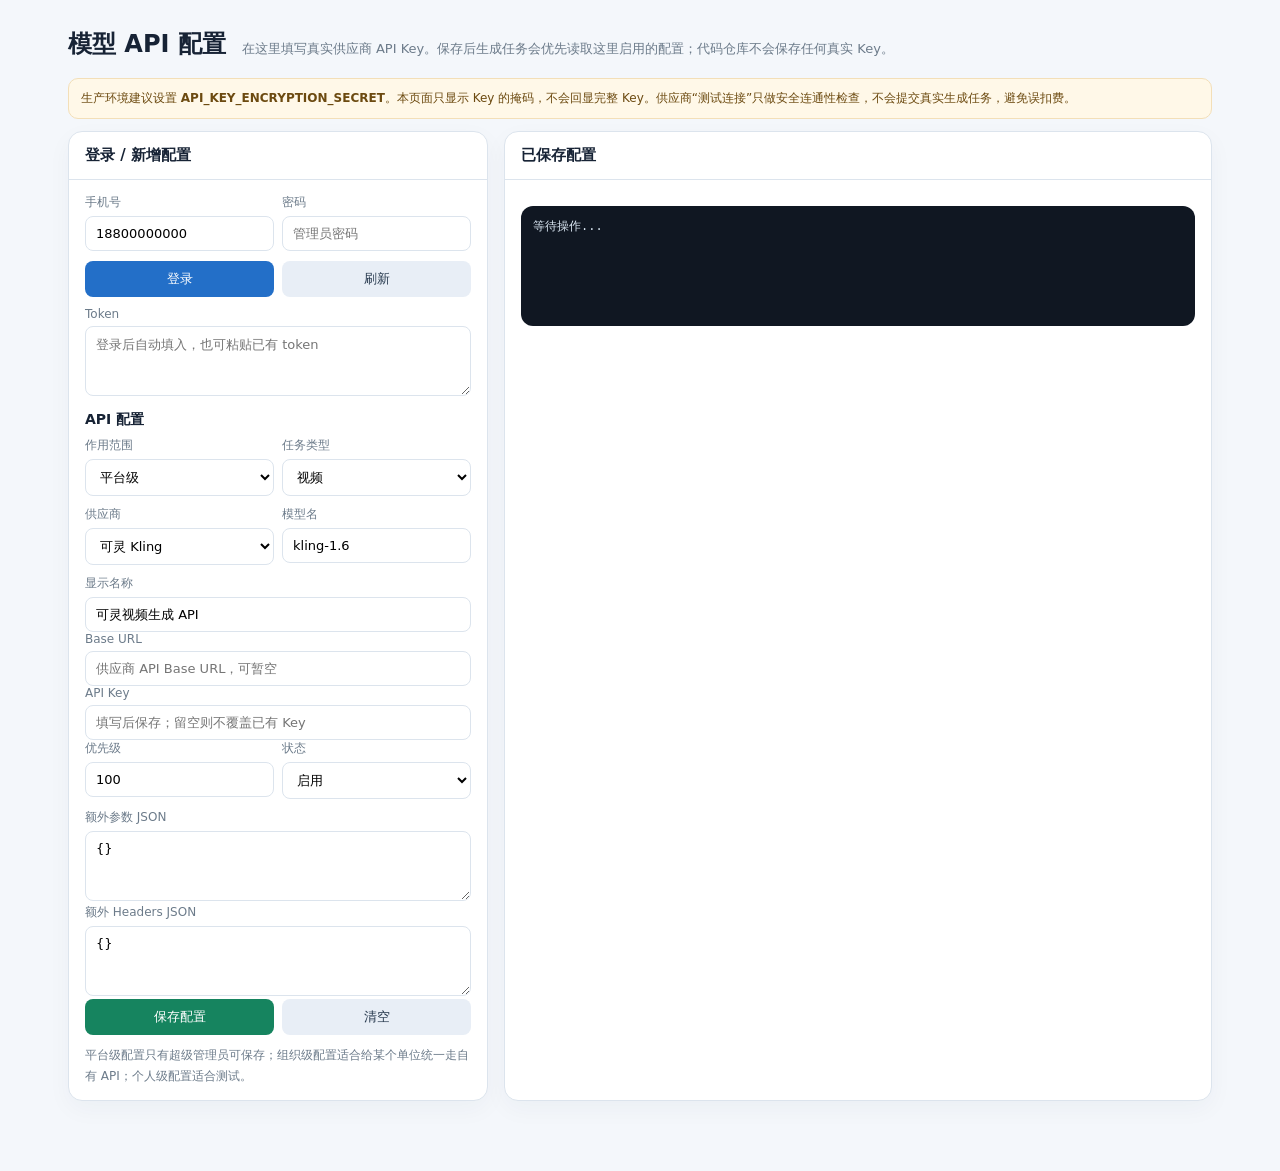
<file: work/public/model-config.html>
<!doctype html>
<html lang="zh-CN">
<head>
  <meta charset="utf-8" />
  <meta name="viewport" content="width=device-width,initial-scale=1" />
  <title>政宣智作 · 模型 API 配置</title>
  <style>
    :root{--bg:#f4f7fb;--paper:#fff;--line:#dce4ed;--ink:#172335;--muted:#6c7b8a;--blue:#236fc8;--green:#16845f;--red:#c24646;--gold:#b47b25}
    *{box-sizing:border-box}body{margin:0;background:var(--bg);font-family:"Microsoft YaHei",system-ui,sans-serif;color:var(--ink);font-size:14px}.wrap{max-width:1180px;margin:0 auto;padding:28px 18px 70px}.top{display:flex;align-items:end;gap:16px;margin-bottom:18px}.top h1{margin:0;font-size:24px}.hint{color:var(--muted);font-size:13px;line-height:1.6}.grid{display:grid;grid-template-columns:420px 1fr;gap:16px}.card{background:var(--paper);border:1px solid var(--line);border-radius:14px;box-shadow:0 8px 24px rgba(20,40,80,.04);overflow:hidden}.card h2{margin:0;padding:14px 16px;border-bottom:1px solid var(--line);font-size:15px}.body{padding:14px 16px}.row{display:flex;gap:8px;margin-bottom:10px}.row>*{flex:1}label{display:block;font-size:12px;color:var(--muted);margin-bottom:5px}input,select,textarea{width:100%;border:1px solid var(--line);border-radius:8px;padding:9px 10px;font:inherit;font-size:13px;background:#fff}textarea{min-height:70px;resize:vertical}button{border:0;border-radius:8px;background:var(--blue);color:#fff;padding:9px 12px;cursor:pointer;font-size:13px}button.secondary{background:#e8eef6;color:#26384d}button.green{background:var(--green)}button.red{background:var(--red)}table{width:100%;border-collapse:collapse;font-size:12px}th,td{border-bottom:1px solid #edf1f6;text-align:left;padding:9px 8px;vertical-align:top}th{background:#f8fafc;color:#607080;font-weight:500}.badge{display:inline-block;border-radius:12px;padding:3px 8px;font-size:11px;background:#edf3fa;color:#38506c}.badge.green{background:#e5f5ee;color:#176f52}.badge.red{background:#fdeaea;color:#a83b3b}.badge.gold{background:#fff2dc;color:#94651d}.log{white-space:pre-wrap;background:#101722;color:#dbe8f4;border-radius:12px;padding:12px;min-height:120px;font:12px/1.5 Consolas,monospace}.small{font-size:12px;color:var(--muted);line-height:1.7}.actions{display:flex;gap:6px;flex-wrap:wrap}.actions button{font-size:11px;padding:5px 8px}.section-title{font-weight:600;margin:12px 0 8px}.warn{background:#fff8e8;border:1px solid #f3dfb8;color:#6c4a10;border-radius:10px;padding:10px 12px;font-size:12px;line-height:1.6;margin-bottom:12px}
  </style>
</head>
<body>
<div class="wrap">
  <div class="top">
    <h1>模型 API 配置</h1>
    <div class="hint">在这里填写真实供应商 API Key。保存后生成任务会优先读取这里启用的配置；代码仓库不会保存任何真实 Key。</div>
  </div>

  <div class="warn">
    生产环境建议设置 <b>API_KEY_ENCRYPTION_SECRET</b>。本页面只显示 Key 的掩码，不会回显完整 Key。供应商“测试连接”只做安全连通性检查，不会提交真实生成任务，避免误扣费。
  </div>

  <div class="grid">
    <div class="card">
      <h2>登录 / 新增配置</h2>
      <div class="body">
        <div class="row"><div><label>手机号</label><input id="phone" value="18800000000"></div><div><label>密码</label><input id="password" type="password" placeholder="管理员密码"></div></div>
        <div class="row"><button onclick="login()">登录</button><button class="secondary" onclick="loadAll()">刷新</button></div>
        <label>Token</label><textarea id="token" placeholder="登录后自动填入，也可粘贴已有 token"></textarea>

        <div class="section-title">API 配置</div>
        <div class="row">
          <div><label>作用范围</label><select id="scope"><option value="platform">平台级</option><option value="org">本组织</option><option value="user">仅当前用户</option></select></div>
          <div><label>任务类型</label><select id="taskType"><option value="text">文本 / 脚本</option><option value="image">图像</option><option value="video" selected>视频</option></select></div>
        </div>
        <div class="row">
          <div><label>供应商</label><select id="provider"><option value="kling">可灵 Kling</option><option value="seedance">Seedance / 火山</option><option value="wanxiang">通义万相</option><option value="hailuo">海螺 Hailuo</option><option value="openai">OpenAI</option><option value="custom">自定义</option></select></div>
          <div><label>模型名</label><input id="modelName" value="kling-1.6" placeholder="如 kling-1.6 / seedance-pro"></div>
        </div>
        <label>显示名称</label><input id="displayName" value="可灵视频生成 API" placeholder="后台显示名称">
        <label>Base URL</label><input id="baseUrl" placeholder="供应商 API Base URL，可暂空">
        <label>API Key</label><input id="apiKey" type="password" placeholder="填写后保存；留空则不覆盖已有 Key">
        <div class="row">
          <div><label>优先级</label><input id="priority" type="number" value="100"></div>
          <div><label>状态</label><select id="status"><option value="enabled">启用</option><option value="disabled">禁用</option></select></div>
        </div>
        <label>额外参数 JSON</label><textarea id="params" placeholder='例如 {"duration":"6s","aspect_ratio":"16:9"}'>{}</textarea>
        <label>额外 Headers JSON</label><textarea id="headers" placeholder='例如 {"X-Api-Version":"2026-01-01"}'>{}</textarea>
        <div class="row"><button class="green" onclick="saveConfig()">保存配置</button><button class="secondary" onclick="resetForm()">清空</button></div>
        <div class="small">平台级配置只有超级管理员可保存；组织级配置适合给某个单位统一走自有 API；个人级配置适合测试。</div>
      </div>
    </div>

    <div class="card">
      <h2>已保存配置</h2>
      <div class="body">
        <div id="table"></div>
        <div style="height:12px"></div>
        <div class="log" id="log">等待操作...</div>
      </div>
    </div>
  </div>
</div>
<script>
let editingId = '';
let configs = [];
function getToken(){ return token.value.trim() || localStorage.getItem('model_config_token') || ''; }
function log(data, err=false){ const text=typeof data==='string'?data:JSON.stringify(data,null,2); document.getElementById('log').textContent=(err?'ERROR ':'OK ')+new Date().toLocaleTimeString()+"\n"+text; }
async function api(url, opts={}){ opts.headers=opts.headers||{}; opts.headers['Content-Type']='application/json'; const t=getToken(); if(t) opts.headers.Authorization='Bearer '+t; const res=await fetch(url,opts); const data=await res.json().catch(()=>({error:'非 JSON 响应'})); if(!res.ok) throw data; return data; }
async function login(){ try{ const data=await api('/api/auth/login',{method:'POST',body:JSON.stringify({phone:phone.value,password:password.value})}); token.value=data.token; localStorage.setItem('model_config_token',data.token); log(data); await loadAll(); }catch(e){log(e,true)} }
async function loadAll(){ try{ const data=await api('/api/model-config/configs'); configs=data.configs||[]; renderTable(); log(data); }catch(e){log(e,true)} }
function parseJSON(id){ const val=document.getElementById(id).value.trim(); if(!val) return {}; return JSON.parse(val); }
async function saveConfig(){ try{ const body={id:editingId||undefined,scope:scope.value,task_type:taskType.value,provider:provider.value,display_name:displayName.value,model_name:modelName.value,base_url:baseUrl.value,api_key:apiKey.value,priority:Number(priority.value||100),status:status.value,params:parseJSON('params'),extra_headers:parseJSON('headers')}; const data=await api(editingId?'/api/model-config/configs/'+editingId:'/api/model-config/configs',{method:editingId?'PUT':'POST',body:JSON.stringify(body)}); apiKey.value=''; editingId=''; log(data); await loadAll(); }catch(e){log(e,true)} }
function resetForm(){ editingId=''; displayName.value=''; modelName.value=''; baseUrl.value=''; apiKey.value=''; params.value='{}'; headers.value='{}'; priority.value=100; status.value='enabled'; }
function editConfig(id){ const c=configs.find(x=>x.id===id); if(!c) return; editingId=id; scope.value=c.scope; taskType.value=c.task_type; provider.value=c.provider; displayName.value=c.display_name||''; modelName.value=c.model_name||''; baseUrl.value=c.base_url||''; apiKey.value=''; priority.value=c.priority||100; status.value=c.status||'disabled'; params.value=JSON.stringify(c.params||{},null,2); headers.value=JSON.stringify(c.extra_headers||{},null,2); log('正在编辑 '+id+'；如不想覆盖 API Key，请保持 API Key 输入框为空。'); }
async function setStatus(id, st){ try{ log(await api('/api/model-config/configs/'+id+'/status',{method:'POST',body:JSON.stringify({status:st})})); await loadAll(); }catch(e){log(e,true)} }
async function testConfig(id){ try{ log(await api('/api/model-config/configs/'+id+'/test',{method:'POST',body:JSON.stringify({})})); await loadAll(); }catch(e){log(e,true)} }
async function delConfig(id){ if(!confirm('确定删除该配置？')) return; try{ log(await api('/api/model-config/configs/'+id,{method:'DELETE'})); await loadAll(); }catch(e){log(e,true)} }
function badge(c){ return '<span class="badge '+(c.status==='enabled'?'green':'red')+'">'+c.status+'</span>'; }
function renderTable(){ if(!configs.length){ table.innerHTML='<div class="small">暂无配置。请在左侧新增。</div>'; return; } table.innerHTML='<table><thead><tr><th>范围</th><th>任务</th><th>供应商 / 模型</th><th>Key</th><th>状态</th><th>测试</th><th>操作</th></tr></thead><tbody>'+configs.map(c=>`<tr><td><span class="badge">${c.scope}</span></td><td>${c.task_type}</td><td><b>${c.display_name||c.provider}</b><br><span class="small">${c.provider} / ${c.model_name||'-'}<br>${c.base_url||''}</span></td><td>${c.has_api_key?c.api_key_masked:'<span class="badge gold">未填</span>'}</td><td>${badge(c)}<br><span class="small">优先级 ${c.priority}</span></td><td><span class="small">${c.last_test_status||'-'}<br>${c.last_test_message||''}</span></td><td><div class="actions"><button class="secondary" onclick="editConfig('${c.id}')">编辑</button><button onclick="testConfig('${c.id}')">测试</button><button class="green" onclick="setStatus('${c.id}','enabled')">启用</button><button class="secondary" onclick="setStatus('${c.id}','disabled')">禁用</button><button class="red" onclick="delConfig('${c.id}')">删除</button></div></td></tr>`).join('')+'</tbody></table>'; }
window.onload=()=>{ token.value=localStorage.getItem('model_config_token')||''; if(token.value) loadAll(); };
</script>
</body>
</html>
</file>
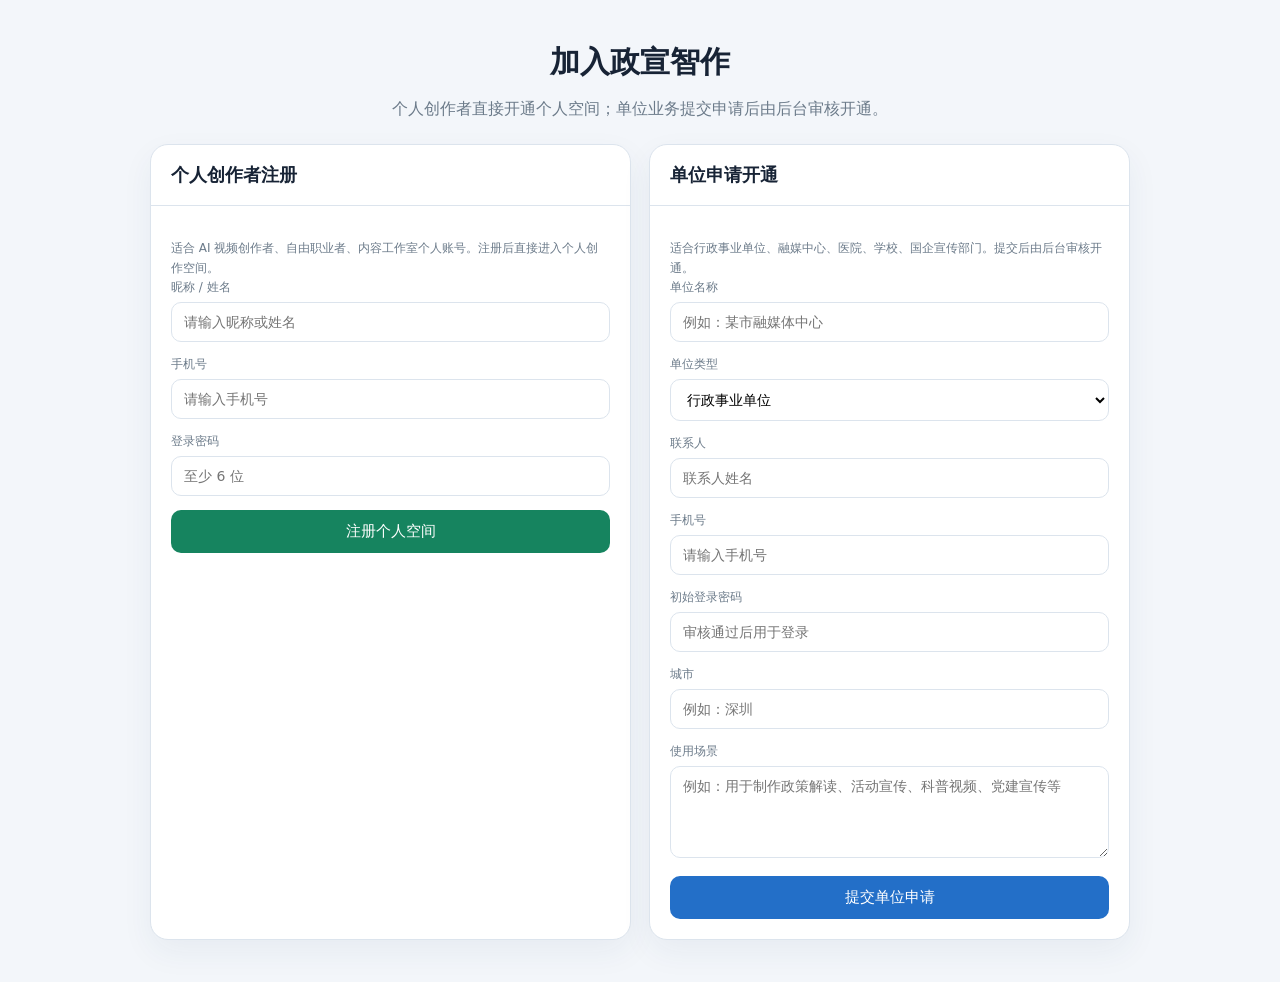
<file: work/public/register.html>
<!doctype html>
<html lang="zh-CN">
<head>
<meta charset="utf-8"><meta name="viewport" content="width=device-width,initial-scale=1">
<title>政宣智作 · 注册</title>
<style>
body{margin:0;background:#f3f6fa;font-family:"Microsoft YaHei",system-ui,sans-serif;color:#172335}.wrap{max-width:980px;margin:0 auto;padding:42px 18px}.head{text-align:center;margin-bottom:24px}.head h1{margin:0;font-size:30px}.head p{color:#6c7b8a}.grid{display:grid;grid-template-columns:1fr 1fr;gap:18px}.card{background:#fff;border:1px solid #dce4ed;border-radius:18px;box-shadow:0 12px 32px rgba(30,60,100,.06);overflow:hidden}.card h2{margin:0;padding:18px 20px;border-bottom:1px solid #dce4ed;font-size:18px}.body{padding:20px}.form-row{margin-bottom:14px}.form-row label{display:block;font-size:12px;color:#6c7b8a;margin-bottom:6px}input,select,textarea{width:100%;box-sizing:border-box;border:1px solid #dce4ed;border-radius:10px;padding:11px 12px;font:inherit;font-size:14px;background:#fff}textarea{min-height:92px;resize:vertical}button{width:100%;background:#236fc8;color:#fff;border:0;border-radius:10px;padding:12px;font-size:15px;cursor:pointer}.green{background:#16845f}.note{font-size:12px;color:#6c7b8a;line-height:1.7;margin-top:12px}.result{white-space:pre-wrap;margin-top:14px;background:#101722;color:#dbe8f4;border-radius:12px;padding:12px;font:12px/1.5 Consolas,monospace;display:none}@media(max-width:800px){.grid{grid-template-columns:1fr}}
</style>
</head>
<body>
<div class="wrap">
  <div class="head"><h1>加入政宣智作</h1><p>个人创作者直接开通个人空间；单位业务提交申请后由后台审核开通。</p></div>
  <div class="grid">
    <div class="card">
      <h2>个人创作者注册</h2>
      <div class="body">
        <div class="note">适合 AI 视频创作者、自由职业者、内容工作室个人账号。注册后直接进入个人创作空间。</div>
        <div class="form-row"><label>昵称 / 姓名</label><input id="pName" placeholder="请输入昵称或姓名"></div>
        <div class="form-row"><label>手机号</label><input id="pPhone" placeholder="请输入手机号"></div>
        <div class="form-row"><label>登录密码</label><input id="pPassword" type="password" placeholder="至少 6 位"></div>
        <button class="green" onclick="registerPersonal()">注册个人空间</button>
      </div>
    </div>
    <div class="card">
      <h2>单位申请开通</h2>
      <div class="body">
        <div class="note">适合行政事业单位、融媒中心、医院、学校、国企宣传部门。提交后由后台审核开通。</div>
        <div class="form-row"><label>单位名称</label><input id="oOrgName" placeholder="例如：某市融媒体中心"></div>
        <div class="form-row"><label>单位类型</label><select id="oOrgType"><option>行政事业单位</option><option>融媒集团 / 融媒体中心</option><option>医院 / 学校</option><option>国企 / 园区平台</option><option>其他组织</option></select></div>
        <div class="form-row"><label>联系人</label><input id="oName" placeholder="联系人姓名"></div>
        <div class="form-row"><label>手机号</label><input id="oPhone" placeholder="请输入手机号"></div>
        <div class="form-row"><label>初始登录密码</label><input id="oPassword" type="password" placeholder="审核通过后用于登录"></div>
        <div class="form-row"><label>城市</label><input id="oCity" placeholder="例如：深圳"></div>
        <div class="form-row"><label>使用场景</label><textarea id="oUseCase" placeholder="例如：用于制作政策解读、活动宣传、科普视频、党建宣传等"></textarea></div>
        <button onclick="submitOrgApplication()">提交单位申请</button>
      </div>
    </div>
  </div>
  <div class="result" id="result"></div>
</div>
<script>
async function post(url,body){const r=await fetch(url,{method:'POST',headers:{'Content-Type':'application/json'},body:JSON.stringify(body)});const d=await r.json();if(!r.ok)throw d;return d}
function log(d){result.style.display='block';result.textContent=typeof d==='string'?d:JSON.stringify(d,null,2)}
async function registerPersonal(){try{const d=await post('/api/registration/personal',{name:pName.value,phone:pPhone.value,password:pPassword.value});localStorage.setItem('token',d.token);log('个人空间开通成功，即将进入前台。');setTimeout(function(){location.href='/'},900)}catch(e){log(e)}}
async function submitOrgApplication(){try{const d=await post('/api/registration/org-application',{org_name:oOrgName.value,org_type:oOrgType.value,name:oName.value,phone:oPhone.value,password:oPassword.value,city:oCity.value,use_case:oUseCase.value});log(d)}catch(e){log(e)}}
</script>
</body>
</html>
</file>
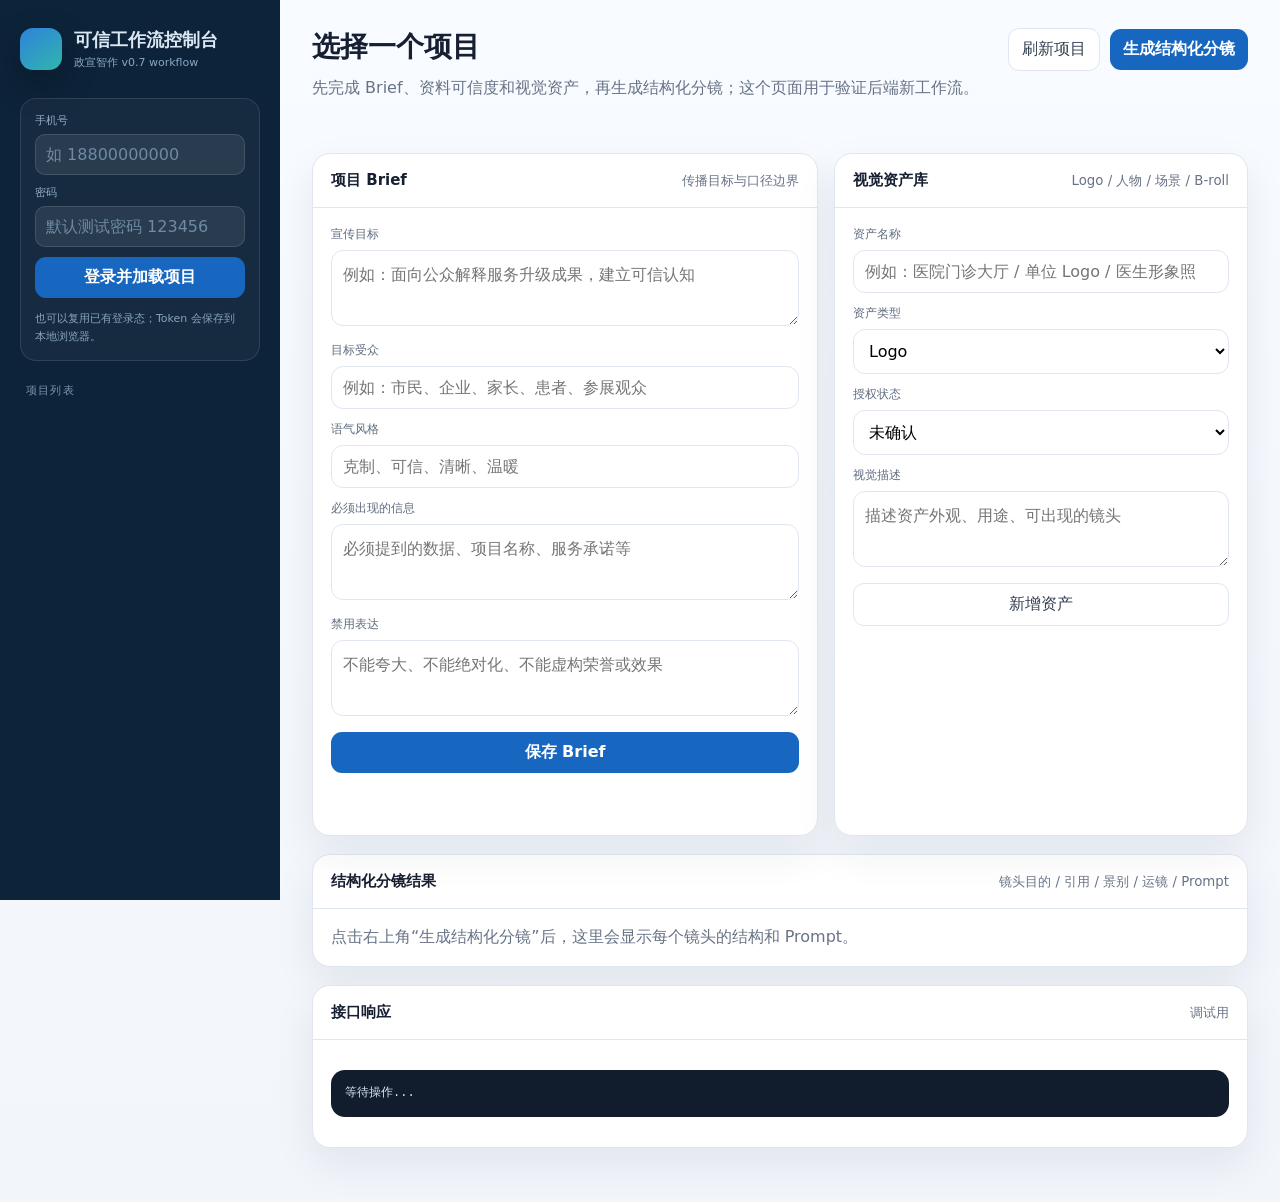
<file: work/public/workflow-console.html>
<!doctype html>
<html lang="zh-CN">
<head>
  <meta charset="utf-8">
  <meta name="viewport" content="width=device-width,initial-scale=1">
  <title>政宣智作 · 可信工作流控制台</title>
  <style>
    :root{
      --bg:#f5f7fb;--paper:#fff;--ink:#172032;--muted:#687386;--line:#dfe6ef;
      --blue:#1767c0;--blue2:#eef6ff;--green:#248268;--red:#bf4545;--gold:#9a7230;
      --shadow:0 16px 42px rgba(20,44,78,.08);--r:18px;--r2:12px;
    }
    *{box-sizing:border-box}body{margin:0;background:linear-gradient(180deg,#f8fbff,#f2f5fa);color:var(--ink);font-family:-apple-system,BlinkMacSystemFont,"PingFang SC","Microsoft YaHei",system-ui,sans-serif}
    button,input,textarea,select{font:inherit}button{cursor:pointer}a{color:inherit}
    .shell{min-height:100vh;display:grid;grid-template-columns:280px minmax(0,1fr)}
    aside{background:#0d2339;color:#dbe8f4;padding:28px 20px;position:sticky;top:0;height:100vh;overflow:auto}
    .brand{display:flex;gap:12px;align-items:center;margin-bottom:28px}.mark{width:42px;height:42px;border-radius:13px;background:linear-gradient(145deg,#2e82db,#30b6ac);box-shadow:0 14px 34px rgba(0,0,0,.25)}
    h1{font-size:18px;margin:0}.brand small{display:block;color:#89a8c2;font-size:11px;margin-top:3px}
    .login{border:1px solid rgba(255,255,255,.11);background:rgba(255,255,255,.04);border-radius:16px;padding:14px;margin-bottom:18px}
    .login label{display:block;font-size:11px;color:#90abc3;margin-bottom:6px}.login input{width:100%;border:1px solid rgba(255,255,255,.12);background:rgba(255,255,255,.08);color:#fff;border-radius:10px;padding:10px;margin-bottom:10px;outline:none}
    .login input::placeholder{color:#6f8aa2}.login button,.primary{border:0;background:var(--blue);color:#fff;border-radius:11px;padding:10px 13px;font-weight:650}.login button{width:100%}
    .hint{font-size:11px;line-height:1.65;color:#88a4bb;margin:12px 0 0}.navtitle{font-size:11px;color:#7896ae;margin:22px 6px 10px;letter-spacing:1.2px;text-transform:uppercase}
    .project-list{display:grid;gap:8px}.project{border:1px solid rgba(255,255,255,.09);background:rgba(255,255,255,.04);border-radius:13px;padding:12px;text-align:left;color:#dbe8f4}.project.active{background:rgba(48,139,216,.22);border-color:rgba(91,176,236,.5)}
    .project b{display:block;font-size:13px}.project span{display:block;font-size:11px;color:#91aac0;margin-top:4px}
    main{padding:28px 32px 54px;min-width:0}.top{display:flex;align-items:flex-start;gap:18px;margin-bottom:22px}.top h2{font-size:28px;margin:0 0 8px}.top p{color:var(--muted);margin:0;line-height:1.7}.top-actions{margin-left:auto;display:flex;gap:10px;align-items:center}
    .btn{border:1px solid var(--line);background:#fff;border-radius:11px;padding:10px 13px;color:#344052}.btn:hover{border-color:#b7c7da;background:#fbfdff}.btn.ghost{background:transparent}.btn.danger{color:var(--red)}
    .grid{display:grid;gap:16px}.g2{grid-template-columns:1.1fr .9fr}.g3{grid-template-columns:repeat(3,1fr)}@media(max-width:1080px){.shell{grid-template-columns:1fr}aside{position:relative;height:auto}.g2,.g3{grid-template-columns:1fr}}
    .card{background:var(--paper);border:1px solid var(--line);border-radius:var(--r);box-shadow:var(--shadow);overflow:hidden}.card-head{padding:17px 18px;border-bottom:1px solid var(--line);display:flex;align-items:center;gap:10px}.card-head h3{margin:0;font-size:15px}.card-head small{color:var(--muted);margin-left:auto}.card-body{padding:18px}
    .form{display:grid;gap:12px}.field label{display:block;font-size:12px;color:#5f6c7f;margin-bottom:7px}.field input,.field textarea,.field select{width:100%;border:1px solid var(--line);border-radius:12px;padding:11px;background:#fff;outline:none}.field textarea{min-height:76px;resize:vertical;line-height:1.6}.field input:focus,.field textarea:focus,.field select:focus{border-color:#8eb8e8;box-shadow:0 0 0 3px rgba(23,103,192,.08)}
    .metrics{display:grid;grid-template-columns:repeat(4,1fr);gap:12px}.metric{background:#fff;border:1px solid var(--line);border-radius:15px;padding:15px}.metric span{display:block;font-size:11px;color:var(--muted)}.metric b{font-size:24px;display:block;margin-top:8px}.ok{color:var(--green)}.warn{color:var(--gold)}.bad{color:var(--red)}
    .blockers{display:grid;gap:8px;margin-top:12px}.blocker{background:#fff7ed;border:1px solid #f4d6ae;color:#8b5c1f;border-radius:12px;padding:10px 12px;font-size:12px}.pass{background:#edf9f4;border-color:#cceade;color:#236e59}
    .assets{display:grid;gap:10px}.asset{border:1px solid var(--line);border-radius:14px;padding:13px;background:#fbfdff}.asset b{display:block}.asset span{display:block;color:var(--muted);font-size:12px;margin-top:5px}.tag{display:inline-flex;border-radius:999px;background:var(--blue2);color:#1b63a8;font-size:11px;padding:4px 8px;margin:8px 6px 0 0}.tag.auth{background:#edf8f3;color:#25735d}.tag.risk{background:#fff2f2;color:#a64242}
    .storyboard{display:grid;gap:14px}.shot{border:1px solid var(--line);border-radius:16px;background:#fff;padding:15px}.shot-head{display:flex;gap:10px;align-items:center;margin-bottom:12px}.shot-num{width:34px;height:34px;border-radius:10px;background:#102b46;color:#fff;display:grid;place-items:center;font-weight:800}.shot h4{margin:0}.shot small{color:var(--muted)}.shot-grid{display:grid;grid-template-columns:repeat(3,1fr);gap:10px;margin:10px 0}.shot-kv{background:#f7f9fc;border:1px solid #e7edf5;border-radius:12px;padding:10px}.shot-kv span{display:block;color:var(--muted);font-size:11px}.shot-kv b{font-size:12px;margin-top:5px;display:block;line-height:1.45}.prompt{background:#0f2135;color:#d9e8f7;border-radius:13px;padding:12px;font-size:12px;line-height:1.7;white-space:pre-wrap;margin-top:10px}
    .statusbar{min-height:22px;color:var(--muted);font-size:12px;margin-top:10px}.statusbar.error{color:var(--red)}.statusbar.success{color:var(--green)}
    pre{white-space:pre-wrap;background:#111c2d;color:#d8e7f6;border-radius:14px;padding:14px;max-height:340px;overflow:auto;font-size:12px;line-height:1.6}
  </style>
</head>
<body>
<div class="shell">
  <aside>
    <div class="brand"><div class="mark"></div><div><h1>可信工作流控制台</h1><small>政宣智作 v0.7 workflow</small></div></div>
    <div class="login">
      <label>手机号</label><input id="phone" placeholder="如 18800000000">
      <label>密码</label><input id="password" type="password" placeholder="默认测试密码 123456">
      <button id="loginBtn">登录并加载项目</button>
      <p class="hint">也可以复用已有登录态；Token 会保存到本地浏览器。</p>
    </div>
    <div class="navtitle">项目列表</div>
    <div id="projectList" class="project-list"></div>
  </aside>
  <main>
    <div class="top">
      <div><h2 id="pageTitle">选择一个项目</h2><p>先完成 Brief、资料可信度和视觉资产，再生成结构化分镜；这个页面用于验证后端新工作流。</p></div>
      <div class="top-actions"><button class="btn" id="loadProjects">刷新项目</button><button class="primary" id="generateStoryboard" disabled>生成结构化分镜</button></div>
    </div>

    <section class="grid g3" id="readinessMetrics"></section>
    <div id="readinessBlockers" class="blockers"></div>

    <div class="grid g2" style="margin-top:18px">
      <section class="card">
        <div class="card-head"><h3>项目 Brief</h3><small>传播目标与口径边界</small></div>
        <div class="card-body">
          <div class="form">
            <div class="field"><label>宣传目标</label><textarea id="objective" placeholder="例如：面向公众解释服务升级成果，建立可信认知"></textarea></div>
            <div class="field"><label>目标受众</label><input id="targetAudience" placeholder="例如：市民、企业、家长、患者、参展观众"></div>
            <div class="field"><label>语气风格</label><input id="tone" placeholder="克制、可信、清晰、温暖"></div>
            <div class="field"><label>必须出现的信息</label><textarea id="requiredMessages" placeholder="必须提到的数据、项目名称、服务承诺等"></textarea></div>
            <div class="field"><label>禁用表达</label><textarea id="forbiddenExpressions" placeholder="不能夸大、不能绝对化、不能虚构荣誉或效果"></textarea></div>
            <button class="primary" id="saveBrief">保存 Brief</button>
            <div id="briefStatus" class="statusbar"></div>
          </div>
        </div>
      </section>

      <section class="card">
        <div class="card-head"><h3>视觉资产库</h3><small>Logo / 人物 / 场景 / B-roll</small></div>
        <div class="card-body">
          <div class="form">
            <div class="field"><label>资产名称</label><input id="assetTitle" placeholder="例如：医院门诊大厅 / 单位 Logo / 医生形象照"></div>
            <div class="field"><label>资产类型</label><select id="assetType"><option value="logo">Logo</option><option value="person">人物</option><option value="location">场景</option><option value="certificate">证书/荣誉</option><option value="chart">图表</option><option value="broll">B-roll</option><option value="reference">参考素材</option></select></div>
            <div class="field"><label>授权状态</label><select id="assetAuth"><option value="unchecked">未确认</option><option value="authorized">已授权</option><option value="restricted">限制使用</option><option value="forbidden">禁止使用</option></select></div>
            <div class="field"><label>视觉描述</label><textarea id="assetDesc" placeholder="描述资产外观、用途、可出现的镜头"></textarea></div>
            <button class="btn" id="createAsset">新增资产</button>
            <div id="assetStatus" class="statusbar"></div>
          </div>
          <div id="assetList" class="assets" style="margin-top:16px"></div>
        </div>
      </section>
    </div>

    <section class="card" style="margin-top:18px">
      <div class="card-head"><h3>结构化分镜结果</h3><small>镜头目的 / 引用 / 景别 / 运镜 / Prompt</small></div>
      <div class="card-body">
        <div id="storyboard" class="storyboard"><p style="color:var(--muted);margin:0">点击右上角“生成结构化分镜”后，这里会显示每个镜头的结构和 Prompt。</p></div>
      </div>
    </section>

    <section class="card" style="margin-top:18px">
      <div class="card-head"><h3>接口响应</h3><small>调试用</small></div>
      <div class="card-body"><pre id="debug">等待操作...</pre></div>
    </section>
  </main>
</div>
<script>
const $ = id => document.getElementById(id);
let token = localStorage.getItem('zx_token') || localStorage.getItem('workflow_token') || '';
let currentProject = null;
let projects = [];

function setDebug(data){ $('debug').textContent = typeof data === 'string' ? data : JSON.stringify(data, null, 2); }
function setStatus(id, text, type=''){ const el=$(id); el.textContent=text; el.className='statusbar '+type; }
function headers(){ return {'Content-Type':'application/json', ...(token ? {'Authorization':'Bearer '+token} : {})}; }
async function api(path, options={}){
  const res = await fetch(path, {...options, headers:{...headers(), ...(options.headers||{})}});
  const text = await res.text();
  let data; try{ data = text ? JSON.parse(text) : {}; }catch{ data = {raw:text}; }
  if(!res.ok){ throw new Error(data.error || data.message || res.status + ' ' + res.statusText); }
  return data;
}

async function login(){
  const phone = $('phone').value.trim();
  const password = $('password').value || '123456';
  const data = await api('/api/auth/login', {method:'POST', body:JSON.stringify({phone,password})});
  token = data.token; localStorage.setItem('zx_token', token); localStorage.setItem('workflow_token', token); setDebug(data); await loadProjects();
}

async function loadProjects(){
  if(!token){ setDebug('请先登录。'); return; }
  const data = await api('/api/projects');
  projects = data.projects || [];
  $('projectList').innerHTML = projects.map(p=>`<button class="project" data-id="${p.id}"><b>${escapeHtml(p.name)}</b><span>${escapeHtml(p.project_type||'宣传片')} · ${escapeHtml(p.status||'')}</span></button>`).join('') || '<p class="hint">暂无项目</p>';
  document.querySelectorAll('.project').forEach(btn=>btn.onclick=()=>selectProject(btn.dataset.id));
  setDebug(data);
}

async function selectProject(id){
  currentProject = projects.find(p=>p.id===id) || {id};
  document.querySelectorAll('.project').forEach(b=>b.classList.toggle('active', b.dataset.id===id));
  $('pageTitle').textContent = currentProject.name || id;
  $('generateStoryboard').disabled = false;
  await Promise.all([loadBrief(), loadAssets(), loadReadiness()]);
}

async function loadBrief(){
  const data = await api(`/api/workflow/projects/${currentProject.id}/brief`);
  const p = data.project || {};
  $('objective').value = p.objective || '';
  $('targetAudience').value = p.target_audience || '';
  $('tone').value = p.tone || '';
  $('requiredMessages').value = p.required_messages || '';
  $('forbiddenExpressions').value = p.forbidden_expressions || '';
  setDebug(data);
}

async function saveBrief(){
  const payload = {
    objective:$('objective').value,
    target_audience:$('targetAudience').value,
    tone:$('tone').value,
    required_messages:$('requiredMessages').value,
    forbidden_expressions:$('forbiddenExpressions').value
  };
  const data = await api(`/api/workflow/projects/${currentProject.id}/brief`, {method:'PUT', body:JSON.stringify(payload)});
  setStatus('briefStatus','Brief 已保存','success'); setDebug(data); await loadReadiness();
}

async function loadAssets(){
  const data = await api(`/api/workflow/projects/${currentProject.id}/assets`);
  renderAssets(data.assets || []); setDebug(data);
}

async function createAsset(){
  const payload = {
    title:$('assetTitle').value || '未命名资产',
    asset_type:$('assetType').value,
    auth_status:$('assetAuth').value,
    visual_description:$('assetDesc').value
  };
  const data = await api(`/api/workflow/projects/${currentProject.id}/assets`, {method:'POST', body:JSON.stringify(payload)});
  $('assetTitle').value=''; $('assetDesc').value=''; setStatus('assetStatus','资产已新增','success'); setDebug(data); await loadAssets(); await loadReadiness();
}

function renderAssets(items){
  $('assetList').innerHTML = items.map(a=>`<div class="asset"><b>${escapeHtml(a.title||'未命名资产')}</b><span>${escapeHtml(a.visual_description||'暂无描述')}</span><i class="tag">${escapeHtml(a.asset_type||'reference')}</i><i class="tag ${a.auth_status==='authorized'?'auth':'risk'}">${escapeHtml(a.auth_status||'unchecked')}</i></div>`).join('') || '<p style="color:var(--muted);font-size:13px">暂无视觉资产。建议先添加 Logo、关键场景、人物授权照。</p>';
}

async function loadReadiness(){
  const data = await api(`/api/workflow/projects/${currentProject.id}/readiness`);
  const c = data.counts || {};
  const metrics = [
    ['资料', c.sources||0, c.parsed_sources===c.sources && c.sources>0 ? 'ok':'warn'],
    ['资产', c.assets||0, c.authorized_assets===c.assets && c.assets>0 ? 'ok':'warn'],
    ['脚本', c.scripts||0, c.scripts>0 ? 'ok':'bad'],
    ['结构化镜头', c.structured_scenes||0, c.structured_scenes>0 ? 'ok':'bad']
  ];
  $('readinessMetrics').innerHTML = metrics.map(m=>`<div class="metric"><span>${m[0]}</span><b class="${m[2]}">${m[1]}</b></div>`).join('');
  const blockers = data.blockers || [];
  $('readinessBlockers').innerHTML = blockers.length ? blockers.map(b=>`<div class="blocker">${escapeHtml(b)}</div>`).join('') : '<div class="blocker pass">当前没有阻断项，可以继续推进。</div>';
  setDebug(data);
}

async function generateStoryboard(){
  const data = await api(`/api/workflow/projects/${currentProject.id}/storyboard/structure`, {method:'POST', body:JSON.stringify({style:$('tone').value || '纪实、克制、可信、公共服务宣传片'})});
  renderStoryboard(data.storyboard || []); setDebug(data); await loadReadiness();
}

function renderStoryboard(items){
  $('storyboard').innerHTML = items.map((s,i)=>`<article class="shot"><div class="shot-head"><div class="shot-num">${String(i+1).padStart(2,'0')}</div><div><h4>${escapeHtml(s.scene_name||'镜头')}</h4><small>${escapeHtml(s.scene_goal||'')}</small></div></div><div class="shot-grid"><div class="shot-kv"><span>资料引用</span><b>${escapeHtml((s.source_citations||[]).join('、') || '待补')}</b></div><div class="shot-kv"><span>景别 / 运镜</span><b>${escapeHtml((s.shot_size||'')+' / '+(s.camera_movement||''))}</b></div><div class="shot-kv"><span>生成模式</span><b>${escapeHtml(s.generation_mode||'')}</b></div><div class="shot-kv"><span>视觉主体</span><b>${escapeHtml(s.visual_subject||'')}</b></div><div class="shot-kv"><span>场景</span><b>${escapeHtml(s.location||'')}</b></div><div class="shot-kv"><span>字幕</span><b>${escapeHtml(s.subtitle_text||'')}</b></div></div><div class="prompt">图片 Prompt：\n${escapeHtml(s.image_prompt||'')}\n\n视频 Prompt：\n${escapeHtml(s.video_prompt||'')}</div></article>`).join('') || '<p style="color:var(--muted)">没有生成分镜。</p>';
}

function escapeHtml(str){ return String(str||'').replace(/[&<>'"]/g, s=>({'&':'&amp;','<':'&lt;','>':'&gt;',"'":'&#39;','"':'&quot;'}[s])); }

$('loginBtn').onclick = () => login().catch(e=>setDebug(e.message));
$('loadProjects').onclick = () => loadProjects().catch(e=>setDebug(e.message));
$('saveBrief').onclick = () => saveBrief().catch(e=>setStatus('briefStatus', e.message, 'error'));
$('createAsset').onclick = () => createAsset().catch(e=>setStatus('assetStatus', e.message, 'error'));
$('generateStoryboard').onclick = () => generateStoryboard().catch(e=>setDebug(e.message));
if(token){ loadProjects().catch(e=>setDebug(e.message)); }
</script>
</body>
</html>
</file>
